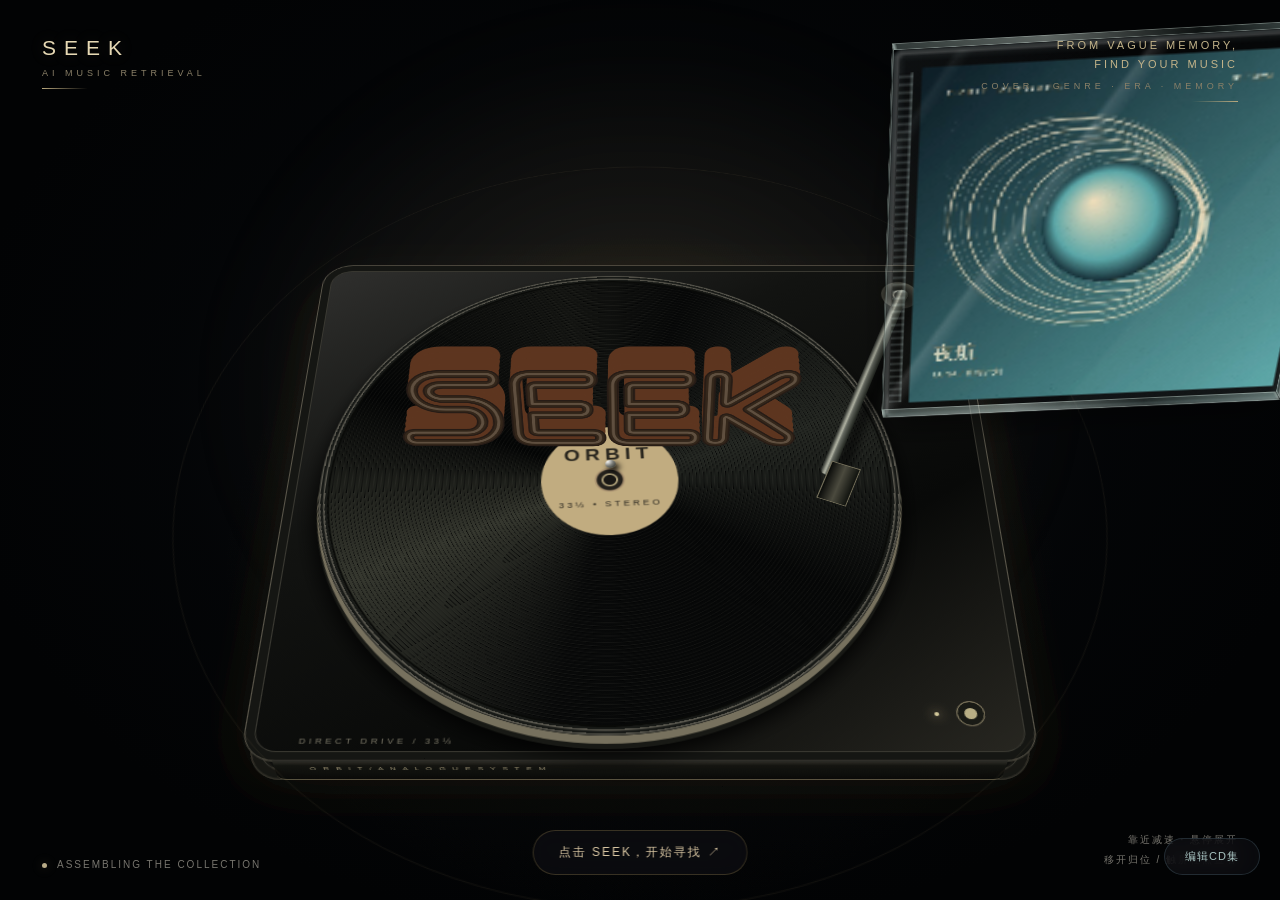
<file: index.html>
<!DOCTYPE html>
<html lang="zh-CN">
<head>
  <meta charset="utf-8">
  <meta name="viewport" content="width=device-width,initial-scale=1">
  <title>ORBIT — 浮游唱片档案</title>

  <!--
  ============================================================================
  SEEK 前端 · Seek 音乐检索（Vanilla HTML + CSS + ES Modules）
  ----------------------------------------------------------------------------
  本文件只负责「页面结构」。样式在 styles/，逻辑在 js/，配置在 config/。
  修改指引：
    · 改结构 / 增删 DOM       → 本文件
    · 改视觉                  → styles/ 下对应组件文件
    · 改搜索流程              → js/search/search-controller.js
    · 改后端协议 / 字段映射   → js/search/seek-api.js + candidate-mapper.js
    · 改演示数据              → js/demo/
    · 改接口地址 / 超时       → config/seek-config.js
  样式加载顺序即层叠顺序，不要随意调换（responsive.css 必须最后）。
  ============================================================================
  -->

  <link rel="stylesheet" href="./styles/base.css">
  <link rel="stylesheet" href="./styles/scene.css">
  <link rel="stylesheet" href="./styles/turntable.css">
  <link rel="stylesheet" href="./styles/neon.css">
  <link rel="stylesheet" href="./styles/library.css">
  <link rel="stylesheet" href="./styles/search.css">
  <link rel="stylesheet" href="./styles/search-states.css">
  <link rel="stylesheet" href="./styles/cd-case.css">
  <link rel="stylesheet" href="./styles/responsive.css">
</head>
<body>
<!-- ============================================================================ -->
  	<!-- 界面骨架 · 角标 / 标题 / 视距工具 -->
  	<!-- ============================================================================ -->
  	<div class="corner corner-tl" aria-hidden="true">
  		<div class="corner-brand">SEEK
  		</div>
  		<div class="corner-tag">AI MUSIC RETRIEVAL
  		</div>
  	</div>
  	<div class="corner corner-tr" aria-hidden="true">
  		<div class="corner-line">FROM VAGUE MEMORY,
  			<br>FIND YOUR MUSIC
  		</div>
  		<div class="corner-tag">COVER · GENRE · ERA · MEMORY
  		</div>
  	</div>
  	<div class="atmosphere" aria-hidden="true">
  		<canvas id="deepsky">
  		</canvas>
  		<div id="stardust">
  		</div>
  	</div>
  	<header>
  		<div class="eyebrow">THE LISTENING ROOM
  		</div>
  		<h1>ORBIT / 01
  		</h1>
  		<p>一张唱片，一段悬浮的记忆。
  		</p>
  	</header>
  	<section class="about">
  		<div class="about-title">SEEK <b>·</b> <span class="seek-cn">寻音</span>
  		</div>
  		<div class="about-sub">用模糊的记忆，找回那首歌
  		</div>
  		<p class="about-desc">一款通过封面、曲风、年代等模糊印象找回音乐的 AI 工具。
  		</p>
  	</section>
  	<nav class="toolbar">
  		<label class="zoom-control">视距
  			<input id="zoom" type="range" min="90" max="135" value="135" aria-label="场景放大比例"><output id="zoom-value">135%</output>
  		</label>
  		<button id="replay">重播入场 ↗
  		</button>
  		<button id="pause" aria-pressed="false">暂停运动 Ⅱ
  		</button>
  	</nav>
  
  	<!-- ============================================================================ -->
  	<!-- 3D 场景 · 唱片机 / 星空 / 霓虹灯牌 -->
  	<!-- ============================================================================ -->
  	<main class="viewport" aria-label="3D 专辑收藏，使用 Tab 浏览专辑">
  		<div class="fit">
  			<div class="world">
  				<div class="floor">
  				</div>
  				<div class="orbit-line">
  				</div>
  				<div class="foot">
  				</div>
  				<div class="foot r">
  				</div>
  				<div class="deck layer">
  				</div>
  				<div class="deck layer">
  				</div>
  				<div class="deck layer">
  				</div>
  				<div class="side">
  				</div>
  				<div class="deck">
  					<div class="platter">
  						<div class="record">
  							<div class="label"><b>ORBIT</b>33⅓ • STEREO
  							</div>
  						</div>
  					</div>
  					<div class="spindle">
  					</div>
  					<div class="arm">
  					</div>
  					<div class="power">
  					</div>
  					<div class="speed">DIRECT DRIVE / 33⅓
  					</div>
  				</div>
  				<div id="albums" class="object">
  				</div>
  				<div class="neon" aria-hidden="true">
  					<div class="neon-aura">
  					</div>
  					<div class="neon-pool">
  					</div>
  					<div class="neon-spin">
  						<div class="neon-body" data-thickness-mm="30" data-model="extruded-acrylic-neon">
  							<div class="neon-model">
  								<div class="sign-plate plate-back">
  								</div>
  								<div class="sign-plate plate-front">
  								</div><i class="sign-rim" style="width:4.513px;transform:translate3d(646.000px,0.000px,0) rotateZ(5.625deg) rotateX(90deg)"></i><i class="sign-rim" style="width:4.513px;transform:translate3d(650.292px,0.423px,0) rotateZ(16.875deg) rotateX(90deg)"></i><i class="sign-rim" style="width:4.513px;transform:translate3d(654.419px,1.675px,0) rotateZ(28.125deg) rotateX(90deg)"></i><i class="sign-rim" style="width:4.513px;transform:translate3d(658.223px,3.708px,0) rotateZ(39.375deg) rotateX(90deg)"></i><i class="sign-rim" style="width:4.513px;transform:translate3d(661.556px,6.444px,0) rotateZ(50.625deg) rotateX(90deg)"></i><i class="sign-rim" style="width:4.513px;transform:translate3d(664.292px,9.777px,0) rotateZ(61.875deg) rotateX(90deg)"></i><i class="sign-rim" style="width:4.513px;transform:translate3d(666.325px,13.581px,0) rotateZ(73.125deg) rotateX(90deg)"></i><i class="sign-rim" style="width:4.513px;transform:translate3d(667.577px,17.708px,0) rotateZ(84.375deg) rotateX(90deg)"></i><i class="sign-rim" style="width:210.200px;transform:translate3d(668.000px,22.000px,0) rotateZ(90.000deg) rotateX(90deg)"></i><i class="sign-rim" style="width:4.513px;transform:translate3d(668.000px,232.000px,0) rotateZ(95.625deg) rotateX(90deg)"></i><i class="sign-rim" style="width:4.513px;transform:translate3d(667.577px,236.292px,0) rotateZ(106.875deg) rotateX(90deg)"></i><i class="sign-rim" style="width:4.513px;transform:translate3d(666.325px,240.419px,0) rotateZ(118.125deg) rotateX(90deg)"></i><i class="sign-rim" style="width:4.513px;transform:translate3d(664.292px,244.223px,0) rotateZ(129.375deg) rotateX(90deg)"></i><i class="sign-rim" style="width:4.513px;transform:translate3d(661.556px,247.556px,0) rotateZ(140.625deg) rotateX(90deg)"></i><i class="sign-rim" style="width:4.513px;transform:translate3d(658.223px,250.292px,0) rotateZ(151.875deg) rotateX(90deg)"></i><i class="sign-rim" style="width:4.513px;transform:translate3d(654.419px,252.325px,0) rotateZ(163.125deg) rotateX(90deg)"></i><i class="sign-rim" style="width:4.513px;transform:translate3d(650.292px,253.577px,0) rotateZ(174.375deg) rotateX(90deg)"></i><i class="sign-rim" style="width:624.200px;transform:translate3d(646.000px,254.000px,0) rotateZ(180.000deg) rotateX(90deg)"></i><i class="sign-rim" style="width:4.513px;transform:translate3d(22.000px,254.000px,0) rotateZ(-174.375deg) rotateX(90deg)"></i><i class="sign-rim" style="width:4.513px;transform:translate3d(17.708px,253.577px,0) rotateZ(-163.125deg) rotateX(90deg)"></i><i class="sign-rim" style="width:4.513px;transform:translate3d(13.581px,252.325px,0) rotateZ(-151.875deg) rotateX(90deg)"></i><i class="sign-rim" style="width:4.513px;transform:translate3d(9.777px,250.292px,0) rotateZ(-140.625deg) rotateX(90deg)"></i><i class="sign-rim" style="width:4.513px;transform:translate3d(6.444px,247.556px,0) rotateZ(-129.375deg) rotateX(90deg)"></i><i class="sign-rim" style="width:4.513px;transform:translate3d(3.708px,244.223px,0) rotateZ(-118.125deg) rotateX(90deg)"></i><i class="sign-rim" style="width:4.513px;transform:translate3d(1.675px,240.419px,0) rotateZ(-106.875deg) rotateX(90deg)"></i><i class="sign-rim" style="width:4.513px;transform:translate3d(0.423px,236.292px,0) rotateZ(-95.625deg) rotateX(90deg)"></i><i class="sign-rim" style="width:210.200px;transform:translate3d(0.000px,232.000px,0) rotateZ(-90.000deg) rotateX(90deg)"></i><i class="sign-rim" style="width:4.513px;transform:translate3d(0.000px,22.000px,0) rotateZ(-84.375deg) rotateX(90deg)"></i><i class="sign-rim" style="width:4.513px;transform:translate3d(0.423px,17.708px,0) rotateZ(-73.125deg) rotateX(90deg)"></i><i class="sign-rim" style="width:4.513px;transform:translate3d(1.675px,13.581px,0) rotateZ(-61.875deg) rotateX(90deg)"></i><i class="sign-rim" style="width:4.513px;transform:translate3d(3.708px,9.777px,0) rotateZ(-50.625deg) rotateX(90deg)"></i><i class="sign-rim" style="width:4.513px;transform:translate3d(6.444px,6.444px,0) rotateZ(-39.375deg) rotateX(90deg)"></i><i class="sign-rim" style="width:4.513px;transform:translate3d(9.777px,3.708px,0) rotateZ(-28.125deg) rotateX(90deg)"></i><i class="sign-rim" style="width:4.513px;transform:translate3d(13.581px,1.675px,0) rotateZ(-16.875deg) rotateX(90deg)"></i><i class="sign-rim" style="width:4.513px;transform:translate3d(17.708px,0.423px,0) rotateZ(-5.625deg) rotateX(90deg)"></i><i class="sign-rim" style="width:624.200px;transform:translate3d(22.000px,0.000px,0) rotateZ(0.000deg) rotateX(90deg)"></i>
  								<svg class="tube-volume" viewBox="0 0 1280 486" style="transform:translateZ(-14px)"> <path class="n-tube-wall" d="M325 110 H212 C106 110 106 247 212 247 H260 C319 247 319 340 260 340 H124 C97 340 97 381 124 381 H260 C375 381 375 206 260 206 H212 C162 206 162 151 212 151 H325 C350 151 350 110 325 110 Z"/> <path class="n-tube-wall" d="M569 110 H438 Q395 110 395 156 V337 Q395 382 438 382 H590 Q611 382 611 361 Q611 340 590 340 H448 Q437 340 437 329 V269 H556 Q580 269 580 247 Q580 225 556 225 H437 V165 Q437 152 451 152 H569 Q593 152 593 131 Q593 110 569 110 Z" data-letter="E1"/> <path class="n-tube-wall" d="M569 110 H438 Q395 110 395 156 V337 Q395 382 438 382 H590 Q611 382 611 361 Q611 340 590 340 H448 Q437 340 437 329 V269 H556 Q580 269 580 247 Q580 225 556 225 H437 V165 Q437 152 451 152 H569 Q593 152 593 131 Q593 110 569 110 Z" transform="translate(250 0)" data-letter="E2"/> <path class="n-tube-wall" d="M914 110 Q893 110 893 131 V361 Q893 382 914 382 Q935 382 935 361 V286 Q935 271 947 281 L1052 370 Q1066 382 1088 382 Q1109 382 1109 361 Q1109 351 1098 341 L995 246 L1098 151 Q1109 141 1109 131 Q1109 110 1088 110 Q1073 110 1061 121 L947 221 Q935 231 935 215 V131 Q935 110 914 110 Z" data-letter="K"/></svg>
  								<svg class="tube-volume" viewBox="0 0 1280 486" style="transform:translateZ(-7px)"> <path class="n-tube-wall" d="M325 110 H212 C106 110 106 247 212 247 H260 C319 247 319 340 260 340 H124 C97 340 97 381 124 381 H260 C375 381 375 206 260 206 H212 C162 206 162 151 212 151 H325 C350 151 350 110 325 110 Z"/> <path class="n-tube-wall" d="M569 110 H438 Q395 110 395 156 V337 Q395 382 438 382 H590 Q611 382 611 361 Q611 340 590 340 H448 Q437 340 437 329 V269 H556 Q580 269 580 247 Q580 225 556 225 H437 V165 Q437 152 451 152 H569 Q593 152 593 131 Q593 110 569 110 Z" data-letter="E1"/> <path class="n-tube-wall" d="M569 110 H438 Q395 110 395 156 V337 Q395 382 438 382 H590 Q611 382 611 361 Q611 340 590 340 H448 Q437 340 437 329 V269 H556 Q580 269 580 247 Q580 225 556 225 H437 V165 Q437 152 451 152 H569 Q593 152 593 131 Q593 110 569 110 Z" transform="translate(250 0)" data-letter="E2"/> <path class="n-tube-wall" d="M914 110 Q893 110 893 131 V361 Q893 382 914 382 Q935 382 935 361 V286 Q935 271 947 281 L1052 370 Q1066 382 1088 382 Q1109 382 1109 361 Q1109 351 1098 341 L995 246 L1098 151 Q1109 141 1109 131 Q1109 110 1088 110 Q1073 110 1061 121 L947 221 Q935 231 935 215 V131 Q935 110 914 110 Z" data-letter="K"/></svg>
  								<svg class="tube-volume" viewBox="0 0 1280 486" style="transform:translateZ(0px)"> <path class="n-tube-wall" d="M325 110 H212 C106 110 106 247 212 247 H260 C319 247 319 340 260 340 H124 C97 340 97 381 124 381 H260 C375 381 375 206 260 206 H212 C162 206 162 151 212 151 H325 C350 151 350 110 325 110 Z"/> <path class="n-tube-wall" d="M569 110 H438 Q395 110 395 156 V337 Q395 382 438 382 H590 Q611 382 611 361 Q611 340 590 340 H448 Q437 340 437 329 V269 H556 Q580 269 580 247 Q580 225 556 225 H437 V165 Q437 152 451 152 H569 Q593 152 593 131 Q593 110 569 110 Z" data-letter="E1"/> <path class="n-tube-wall" d="M569 110 H438 Q395 110 395 156 V337 Q395 382 438 382 H590 Q611 382 611 361 Q611 340 590 340 H448 Q437 340 437 329 V269 H556 Q580 269 580 247 Q580 225 556 225 H437 V165 Q437 152 451 152 H569 Q593 152 593 131 Q593 110 569 110 Z" transform="translate(250 0)" data-letter="E2"/> <path class="n-tube-wall" d="M914 110 Q893 110 893 131 V361 Q893 382 914 382 Q935 382 935 361 V286 Q935 271 947 281 L1052 370 Q1066 382 1088 382 Q1109 382 1109 361 Q1109 351 1098 341 L995 246 L1098 151 Q1109 141 1109 131 Q1109 110 1088 110 Q1073 110 1061 121 L947 221 Q935 231 935 215 V131 Q935 110 914 110 Z" data-letter="K"/></svg>
  								<svg class="tube-volume" viewBox="0 0 1280 486" style="transform:translateZ(7px)"> <path class="n-tube-wall" d="M325 110 H212 C106 110 106 247 212 247 H260 C319 247 319 340 260 340 H124 C97 340 97 381 124 381 H260 C375 381 375 206 260 206 H212 C162 206 162 151 212 151 H325 C350 151 350 110 325 110 Z"/> <path class="n-tube-wall" d="M569 110 H438 Q395 110 395 156 V337 Q395 382 438 382 H590 Q611 382 611 361 Q611 340 590 340 H448 Q437 340 437 329 V269 H556 Q580 269 580 247 Q580 225 556 225 H437 V165 Q437 152 451 152 H569 Q593 152 593 131 Q593 110 569 110 Z" data-letter="E1"/> <path class="n-tube-wall" d="M569 110 H438 Q395 110 395 156 V337 Q395 382 438 382 H590 Q611 382 611 361 Q611 340 590 340 H448 Q437 340 437 329 V269 H556 Q580 269 580 247 Q580 225 556 225 H437 V165 Q437 152 451 152 H569 Q593 152 593 131 Q593 110 569 110 Z" transform="translate(250 0)" data-letter="E2"/> <path class="n-tube-wall" d="M914 110 Q893 110 893 131 V361 Q893 382 914 382 Q935 382 935 361 V286 Q935 271 947 281 L1052 370 Q1066 382 1088 382 Q1109 382 1109 361 Q1109 351 1098 341 L995 246 L1098 151 Q1109 141 1109 131 Q1109 110 1088 110 Q1073 110 1061 121 L947 221 Q935 231 935 215 V131 Q935 110 914 110 Z" data-letter="K"/></svg>
  								<svg class="tube-volume" viewBox="0 0 1280 486" style="transform:translateZ(14px)"> <path class="n-tube-wall" d="M325 110 H212 C106 110 106 247 212 247 H260 C319 247 319 340 260 340 H124 C97 340 97 381 124 381 H260 C375 381 375 206 260 206 H212 C162 206 162 151 212 151 H325 C350 151 350 110 325 110 Z"/> <path class="n-tube-wall" d="M569 110 H438 Q395 110 395 156 V337 Q395 382 438 382 H590 Q611 382 611 361 Q611 340 590 340 H448 Q437 340 437 329 V269 H556 Q580 269 580 247 Q580 225 556 225 H437 V165 Q437 152 451 152 H569 Q593 152 593 131 Q593 110 569 110 Z" data-letter="E1"/> <path class="n-tube-wall" d="M569 110 H438 Q395 110 395 156 V337 Q395 382 438 382 H590 Q611 382 611 361 Q611 340 590 340 H448 Q437 340 437 329 V269 H556 Q580 269 580 247 Q580 225 556 225 H437 V165 Q437 152 451 152 H569 Q593 152 593 131 Q593 110 569 110 Z" transform="translate(250 0)" data-letter="E2"/> <path class="n-tube-wall" d="M914 110 Q893 110 893 131 V361 Q893 382 914 382 Q935 382 935 361 V286 Q935 271 947 281 L1052 370 Q1066 382 1088 382 Q1109 382 1109 361 Q1109 351 1098 341 L995 246 L1098 151 Q1109 141 1109 131 Q1109 110 1088 110 Q1073 110 1061 121 L947 221 Q935 231 935 215 V131 Q935 110 914 110 Z" data-letter="K"/></svg>
  								<div class="neon-face nf-front">
  									<svg class="neon-svg" viewBox="0 0 1280 486" xmlns="http://www.w3.org/2000/svg" aria-label="SEEK 霓虹灯牌"> <path class="n-tube-shadow" d="M325 110 H212 C106 110 106 247 212 247 H260 C319 247 319 340 260 340 H124 C97 340 97 381 124 381 H260 C375 381 375 206 260 206 H212 C162 206 162 151 212 151 H325 C350 151 350 110 325 110 Z"/> <path class="n-tube-shadow" d="M569 110 H438 Q395 110 395 156 V337 Q395 382 438 382 H590 Q611 382 611 361 Q611 340 590 340 H448 Q437 340 437 329 V269 H556 Q580 269 580 247 Q580 225 556 225 H437 V165 Q437 152 451 152 H569 Q593 152 593 131 Q593 110 569 110 Z" data-letter="E1"/> <path class="n-tube-shadow" d="M569 110 H438 Q395 110 395 156 V337 Q395 382 438 382 H590 Q611 382 611 361 Q611 340 590 340 H448 Q437 340 437 329 V269 H556 Q580 269 580 247 Q580 225 556 225 H437 V165 Q437 152 451 152 H569 Q593 152 593 131 Q593 110 569 110 Z" transform="translate(250 0)" data-letter="E2"/> <path class="n-tube-shadow" d="M914 110 Q893 110 893 131 V361 Q893 382 914 382 Q935 382 935 361 V286 Q935 271 947 281 L1052 370 Q1066 382 1088 382 Q1109 382 1109 361 Q1109 351 1098 341 L995 246 L1098 151 Q1109 141 1109 131 Q1109 110 1088 110 Q1073 110 1061 121 L947 221 Q935 231 935 215 V131 Q935 110 914 110 Z" data-letter="K"/> <path class="n-halo" d="M325 110 H212 C106 110 106 247 212 247 H260 C319 247 319 340 260 340 H124 C97 340 97 381 124 381 H260 C375 381 375 206 260 206 H212 C162 206 162 151 212 151 H325 C350 151 350 110 325 110 Z"/> <path class="n-halo" d="M569 110 H438 Q395 110 395 156 V337 Q395 382 438 382 H590 Q611 382 611 361 Q611 340 590 340 H448 Q437 340 437 329 V269 H556 Q580 269 580 247 Q580 225 556 225 H437 V165 Q437 152 451 152 H569 Q593 152 593 131 Q593 110 569 110 Z" data-letter="E1"/> <path class="n-halo" d="M569 110 H438 Q395 110 395 156 V337 Q395 382 438 382 H590 Q611 382 611 361 Q611 340 590 340 H448 Q437 340 437 329 V269 H556 Q580 269 580 247 Q580 225 556 225 H437 V165 Q437 152 451 152 H569 Q593 152 593 131 Q593 110 569 110 Z" transform="translate(250 0)" data-letter="E2"/> <path class="n-halo" d="M914 110 Q893 110 893 131 V361 Q893 382 914 382 Q935 382 935 361 V286 Q935 271 947 281 L1052 370 Q1066 382 1088 382 Q1109 382 1109 361 Q1109 351 1098 341 L995 246 L1098 151 Q1109 141 1109 131 Q1109 110 1088 110 Q1073 110 1061 121 L947 221 Q935 231 935 215 V131 Q935 110 914 110 Z" data-letter="K"/> <path class="n-glow" d="M325 110 H212 C106 110 106 247 212 247 H260 C319 247 319 340 260 340 H124 C97 340 97 381 124 381 H260 C375 381 375 206 260 206 H212 C162 206 162 151 212 151 H325 C350 151 350 110 325 110 Z"/> <path class="n-glow" d="M569 110 H438 Q395 110 395 156 V337 Q395 382 438 382 H590 Q611 382 611 361 Q611 340 590 340 H448 Q437 340 437 329 V269 H556 Q580 269 580 247 Q580 225 556 225 H437 V165 Q437 152 451 152 H569 Q593 152 593 131 Q593 110 569 110 Z" data-letter="E1"/> <path class="n-glow" d="M569 110 H438 Q395 110 395 156 V337 Q395 382 438 382 H590 Q611 382 611 361 Q611 340 590 340 H448 Q437 340 437 329 V269 H556 Q580 269 580 247 Q580 225 556 225 H437 V165 Q437 152 451 152 H569 Q593 152 593 131 Q593 110 569 110 Z" transform="translate(250 0)" data-letter="E2"/> <path class="n-glow" d="M914 110 Q893 110 893 131 V361 Q893 382 914 382 Q935 382 935 361 V286 Q935 271 947 281 L1052 370 Q1066 382 1088 382 Q1109 382 1109 361 Q1109 351 1098 341 L995 246 L1098 151 Q1109 141 1109 131 Q1109 110 1088 110 Q1073 110 1061 121 L947 221 Q935 231 935 215 V131 Q935 110 914 110 Z" data-letter="K"/> <path class="n-core" d="M325 110 H212 C106 110 106 247 212 247 H260 C319 247 319 340 260 340 H124 C97 340 97 381 124 381 H260 C375 381 375 206 260 206 H212 C162 206 162 151 212 151 H325 C350 151 350 110 325 110 Z"/> <path class="n-core" d="M569 110 H438 Q395 110 395 156 V337 Q395 382 438 382 H590 Q611 382 611 361 Q611 340 590 340 H448 Q437 340 437 329 V269 H556 Q580 269 580 247 Q580 225 556 225 H437 V165 Q437 152 451 152 H569 Q593 152 593 131 Q593 110 569 110 Z" data-letter="E1"/> <path class="n-core" d="M569 110 H438 Q395 110 395 156 V337 Q395 382 438 382 H590 Q611 382 611 361 Q611 340 590 340 H448 Q437 340 437 329 V269 H556 Q580 269 580 247 Q580 225 556 225 H437 V165 Q437 152 451 152 H569 Q593 152 593 131 Q593 110 569 110 Z" transform="translate(250 0)" data-letter="E2"/> <path class="n-core" d="M914 110 Q893 110 893 131 V361 Q893 382 914 382 Q935 382 935 361 V286 Q935 271 947 281 L1052 370 Q1066 382 1088 382 Q1109 382 1109 361 Q1109 351 1098 341 L995 246 L1098 151 Q1109 141 1109 131 Q1109 110 1088 110 Q1073 110 1061 121 L947 221 Q935 231 935 215 V131 Q935 110 914 110 Z" data-letter="K"/> <g fill="#b6a38a" fill-opacity=".22" stroke="#a08d76" stroke-opacity=".32" stroke-width="2"> <rect x="308" y="97" width="12" height="64" rx="4"/> <rect x="126" y="178" width="13" height="56" rx="4"/> <rect x="232" y="333" width="14" height="57" rx="4"/> <rect x="396" y="198" width="53" height="12" rx="4"/> <rect x="560" y="334" width="13" height="57" rx="4"/> <rect x="800" y="103" width="14" height="57" rx="4"/> <rect x="645" y="198" width="53" height="12" rx="4"/> <rect x="1067" y="97" width="13" height="49" rx="4" transform="rotate(43 1073 122)"/> </g></svg>
  								</div>
  								<div class="neon-face nf-back">
  									<svg class="neon-svg" viewBox="0 0 1280 486" xmlns="http://www.w3.org/2000/svg" aria-label="SEEK 霓虹灯牌"> <path class="n-tube-shadow" d="M325 110 H212 C106 110 106 247 212 247 H260 C319 247 319 340 260 340 H124 C97 340 97 381 124 381 H260 C375 381 375 206 260 206 H212 C162 206 162 151 212 151 H325 C350 151 350 110 325 110 Z"/> <path class="n-tube-shadow" d="M569 110 H438 Q395 110 395 156 V337 Q395 382 438 382 H590 Q611 382 611 361 Q611 340 590 340 H448 Q437 340 437 329 V269 H556 Q580 269 580 247 Q580 225 556 225 H437 V165 Q437 152 451 152 H569 Q593 152 593 131 Q593 110 569 110 Z" data-letter="E1"/> <path class="n-tube-shadow" d="M569 110 H438 Q395 110 395 156 V337 Q395 382 438 382 H590 Q611 382 611 361 Q611 340 590 340 H448 Q437 340 437 329 V269 H556 Q580 269 580 247 Q580 225 556 225 H437 V165 Q437 152 451 152 H569 Q593 152 593 131 Q593 110 569 110 Z" transform="translate(250 0)" data-letter="E2"/> <path class="n-tube-shadow" d="M914 110 Q893 110 893 131 V361 Q893 382 914 382 Q935 382 935 361 V286 Q935 271 947 281 L1052 370 Q1066 382 1088 382 Q1109 382 1109 361 Q1109 351 1098 341 L995 246 L1098 151 Q1109 141 1109 131 Q1109 110 1088 110 Q1073 110 1061 121 L947 221 Q935 231 935 215 V131 Q935 110 914 110 Z" data-letter="K"/> <path class="n-halo" d="M325 110 H212 C106 110 106 247 212 247 H260 C319 247 319 340 260 340 H124 C97 340 97 381 124 381 H260 C375 381 375 206 260 206 H212 C162 206 162 151 212 151 H325 C350 151 350 110 325 110 Z"/> <path class="n-halo" d="M569 110 H438 Q395 110 395 156 V337 Q395 382 438 382 H590 Q611 382 611 361 Q611 340 590 340 H448 Q437 340 437 329 V269 H556 Q580 269 580 247 Q580 225 556 225 H437 V165 Q437 152 451 152 H569 Q593 152 593 131 Q593 110 569 110 Z" data-letter="E1"/> <path class="n-halo" d="M569 110 H438 Q395 110 395 156 V337 Q395 382 438 382 H590 Q611 382 611 361 Q611 340 590 340 H448 Q437 340 437 329 V269 H556 Q580 269 580 247 Q580 225 556 225 H437 V165 Q437 152 451 152 H569 Q593 152 593 131 Q593 110 569 110 Z" transform="translate(250 0)" data-letter="E2"/> <path class="n-halo" d="M914 110 Q893 110 893 131 V361 Q893 382 914 382 Q935 382 935 361 V286 Q935 271 947 281 L1052 370 Q1066 382 1088 382 Q1109 382 1109 361 Q1109 351 1098 341 L995 246 L1098 151 Q1109 141 1109 131 Q1109 110 1088 110 Q1073 110 1061 121 L947 221 Q935 231 935 215 V131 Q935 110 914 110 Z" data-letter="K"/> <path class="n-glow" d="M325 110 H212 C106 110 106 247 212 247 H260 C319 247 319 340 260 340 H124 C97 340 97 381 124 381 H260 C375 381 375 206 260 206 H212 C162 206 162 151 212 151 H325 C350 151 350 110 325 110 Z"/> <path class="n-glow" d="M569 110 H438 Q395 110 395 156 V337 Q395 382 438 382 H590 Q611 382 611 361 Q611 340 590 340 H448 Q437 340 437 329 V269 H556 Q580 269 580 247 Q580 225 556 225 H437 V165 Q437 152 451 152 H569 Q593 152 593 131 Q593 110 569 110 Z" data-letter="E1"/> <path class="n-glow" d="M569 110 H438 Q395 110 395 156 V337 Q395 382 438 382 H590 Q611 382 611 361 Q611 340 590 340 H448 Q437 340 437 329 V269 H556 Q580 269 580 247 Q580 225 556 225 H437 V165 Q437 152 451 152 H569 Q593 152 593 131 Q593 110 569 110 Z" transform="translate(250 0)" data-letter="E2"/> <path class="n-glow" d="M914 110 Q893 110 893 131 V361 Q893 382 914 382 Q935 382 935 361 V286 Q935 271 947 281 L1052 370 Q1066 382 1088 382 Q1109 382 1109 361 Q1109 351 1098 341 L995 246 L1098 151 Q1109 141 1109 131 Q1109 110 1088 110 Q1073 110 1061 121 L947 221 Q935 231 935 215 V131 Q935 110 914 110 Z" data-letter="K"/> <path class="n-core" d="M325 110 H212 C106 110 106 247 212 247 H260 C319 247 319 340 260 340 H124 C97 340 97 381 124 381 H260 C375 381 375 206 260 206 H212 C162 206 162 151 212 151 H325 C350 151 350 110 325 110 Z"/> <path class="n-core" d="M569 110 H438 Q395 110 395 156 V337 Q395 382 438 382 H590 Q611 382 611 361 Q611 340 590 340 H448 Q437 340 437 329 V269 H556 Q580 269 580 247 Q580 225 556 225 H437 V165 Q437 152 451 152 H569 Q593 152 593 131 Q593 110 569 110 Z" data-letter="E1"/> <path class="n-core" d="M569 110 H438 Q395 110 395 156 V337 Q395 382 438 382 H590 Q611 382 611 361 Q611 340 590 340 H448 Q437 340 437 329 V269 H556 Q580 269 580 247 Q580 225 556 225 H437 V165 Q437 152 451 152 H569 Q593 152 593 131 Q593 110 569 110 Z" transform="translate(250 0)" data-letter="E2"/> <path class="n-core" d="M914 110 Q893 110 893 131 V361 Q893 382 914 382 Q935 382 935 361 V286 Q935 271 947 281 L1052 370 Q1066 382 1088 382 Q1109 382 1109 361 Q1109 351 1098 341 L995 246 L1098 151 Q1109 141 1109 131 Q1109 110 1088 110 Q1073 110 1061 121 L947 221 Q935 231 935 215 V131 Q935 110 914 110 Z" data-letter="K"/> <g fill="#b6a38a" fill-opacity=".22" stroke="#a08d76" stroke-opacity=".32" stroke-width="2"> <rect x="308" y="97" width="12" height="64" rx="4"/> <rect x="126" y="178" width="13" height="56" rx="4"/> <rect x="232" y="333" width="14" height="57" rx="4"/> <rect x="396" y="198" width="53" height="12" rx="4"/> <rect x="560" y="334" width="13" height="57" rx="4"/> <rect x="800" y="103" width="14" height="57" rx="4"/> <rect x="645" y="198" width="53" height="12" rx="4"/> <rect x="1067" y="97" width="13" height="49" rx="4" transform="rotate(43 1073 122)"/> </g></svg>
  								</div><i class="sign-fastener" style="left:11px;top:14px"></i><i class="sign-fastener" style="left:647px;top:14px"></i><i class="sign-fastener" style="left:11px;top:232px"></i><i class="sign-fastener" style="left:647px;top:232px"></i>
  							</div>
  						</div>
  					</div>
  				</div>
  			</div>
  		</div>
  	</main>
  	<section class="info" aria-live="polite"><small id="meta"></small>
  		<h2 id="title">
  		</h2>
  		<p id="artist">
  		</p>
  	</section>
  	<footer class="hud">
  		<div><span class="dot"></span><span id="status">ASSEMBLING THE COLLECTION</span>
  		</div>
  		<div class="hint">靠近减速 · 悬停展开
  			<br>移开归位 / 触屏轻点查看
  		</div>
  	</footer>
  	<div id="progress">
  	</div>
  <!-- ============================================================================ -->
  <!-- 首页按钮 · 进入搜索 / 编辑CD集 -->
  <!-- ============================================================================ -->
  <button class="orbit-entry" data-testid="launch-search" id="orbit-search">点击 SEEK，开始寻找 ↗</button>
  <button class="orbit-entry secondary" data-testid="open-cd-editor" id="custom-entry">编辑CD集</button>
  
  <!-- ============================================================================ -->
  <!-- 编辑界面 · 编辑CD集 + 单张唱片弹窗 -->
  <!-- ============================================================================ -->
  <section class="cd-editor" id="cd-editor" hidden>
   <header class="cd-editor-head"><h2>编辑CD集</h2></header>
   <p class="cd-editor-hint">按住封面拖动排序</p>
   <div class="cd-grid" data-testid="cd-grid" id="cd-grid"></div>
   <footer class="cd-editor-foot"><button class="cd-glass-btn primary" data-testid="cd-add" id="cd-add">＋ 添加唱片</button><button class="cd-glass-btn" data-testid="close-cd-editor" id="cd-done">完成</button></footer>
  </section>
  <div class="cd-modal-backdrop" data-testid="cd-modal" id="cd-modal" hidden>
   <div class="cd-modal-card" role="dialog" aria-modal="true" aria-label="编辑唱片详情">
    <button class="cd-modal-close" id="cd-modal-close" aria-label="关闭">×</button>
    <h3 id="cd-modal-title">编辑唱片</h3>
    <label for="cd-f-title">专辑名</label><input id="cd-f-title" type="text" maxlength="120">
    <label for="cd-f-artist">艺人 / 乐队</label><input id="cd-f-artist" type="text" maxlength="120">
    <label for="cd-f-cover">封面图片地址（留空则自动生成）</label><input id="cd-f-cover" type="text" placeholder="https://…/cover.jpg 或 data:image/…">
    <label for="cd-f-year">年份</label><input id="cd-f-year" type="text" maxlength="12">
    <label for="cd-f-genre">曲风</label><input id="cd-f-genre" type="text" maxlength="60">
    <p id="cd-modal-notice" role="status"></p>
    <div class="state-actions"><button class="primary" id="cd-save">保存</button><button id="cd-delete">删除这张唱片</button></div>
   </div>
  </div>
  
  <!-- ============================================================================ -->
  <!-- 搜索界面 · 粒子画布 + 搜索层 -->
  <!-- ============================================================================ -->
  <canvas id="search-particles" aria-hidden="true"></canvas>
  <section class="search-overlay" id="search-overlay" role="dialog" aria-modal="true" aria-label="从记忆寻找音乐" data-state="ORBIT" hidden>
   <div class="compose-scrim" aria-hidden="true"></div>
   <header class="search-header">
    <aside class="memory-anchor" id="memory-anchor" hidden><small>YOUR MEMORY</small><p id="memory-text"></p><span class="memory-count" id="memory-count"></span><ol class="memory-additions" id="memory-additions" aria-label="补充的记忆" aria-live="polite" hidden></ol><button class="text-button" id="edit-memory">编辑</button></aside>
    <div class="search-header-actions"><button class="text-button" id="service-button">连接搜索服务</button><button data-testid="close-search" id="close-search" aria-label="关闭搜索，返回唱片机">返回唱片机 ×</button></div>
   </header>
   <form class="composer" id="query-composer" novalidate><h2 class="search-heading">你还记得什么？</h2><div class="glass-sheet"><label class="sr-only" for="query-input">描述你对歌曲或专辑的记忆</label><textarea data-testid="search-input" id="query-input" maxlength="2000" placeholder="日语歌，封面好像有很多黑色的鞋" required></textarea><button type="button" class="example-roller" data-testid="example-roller" id="example-roller" aria-label="示例描述，点击即可一键录入并开始寻找"><span class="example-roller-label">试试这些</span><span class="example-roller-text" id="example-roller-text">日语歌，封面好像有很多黑色的鞋</span><span class="example-roller-arrow">↗</span></button><div class="composer-footer"><small>记错也没关系。</small><button class="primary" data-testid="submit-search" id="submit-search" type="submit">开始寻找 →</button></div></div><p class="live-notice" id="composer-notice"></p></form>
   <div class="search-status" id="search-status" hidden><h2 class="search-heading"><span class="status-light"></span><span id="status-title">正在从这些记忆里寻找……</span></h2><p id="status-detail"></p></div>
   <section class="viewer" id="candidate-viewer" hidden>
    <div class="cover-stage" id="cover-stage"><button class="arrow" data-testid="previous-candidate" id="previous-candidate" aria-label="上一张候选"><svg viewBox="0 0 24 24" aria-hidden="true"><path d="M14.5 4.5 7 12l7.5 7.5" fill="none" stroke="currentColor" stroke-width="2.1" stroke-linecap="round" stroke-linejoin="round"/></svg></button><div class="cover-slot" id="cover-slot"><div class="cd-float"><div class="cd-turn"><div class="cd-case"><div class="cd-back"></div><div class="cd-edge cd-edge-l"></div><div class="cd-edge cd-edge-r"></div><div class="cd-edge cd-edge-t"></div><div class="cd-edge cd-edge-b"></div><img class="candidate-cover" data-testid="candidate-cover" id="candidate-cover" alt=""><div class="cd-frame"></div><div class="cd-glass"></div><div class="cd-hinge"></div></div></div></div><div class="cover-error" id="cover-error" hidden>封面暂时无法加载</div></div><button class="arrow" data-testid="next-candidate" id="next-candidate" aria-label="下一张候选"><svg viewBox="0 0 24 24" aria-hidden="true"><path d="M9.5 4.5 17 12l-7.5 7.5" fill="none" stroke="currentColor" stroke-width="2.1" stroke-linecap="round" stroke-linejoin="round"/></svg></button></div>
    <div class="candidate-copy"><h2 data-testid="candidate-title" id="candidate-title"></h2><p class="artist" id="candidate-artist"></p><p class="year-genre" id="candidate-meta"></p><div class="candidate-reasons" id="candidate-reasons"></div></div>
    <div class="candidate-actions" id="candidate-actions"><button class="primary" data-testid="accept-candidate" id="accept-candidate">就是它</button><button data-testid="reject-candidate" id="reject-candidate">不是这张</button><button id="reject-all">这些都不像</button><button data-testid="favorite-candidate" id="favorite-candidate" title="收藏到主页唱片机">★ 收藏</button></div>
    <div class="candidate-position" id="candidate-position"><span id="candidate-count"></span><button class="text-button" data-testid="show-overview" id="show-overview">查看全部候选</button></div>
    <section id="found-details" hidden><p class="found-meta" id="found-meta"></p><ol class="track-list" id="track-list"></ol><p class="live-notice" id="track-notice"></p><div class="state-actions"><button class="primary" id="found-song">找到那首歌了</button><button id="album-only">专辑对了，但歌曲还没找到</button><button id="favorite-found">★ 收藏到唱片机</button><button class="text-button" id="back-candidates">返回候选</button></div></section>
   </section>
   <section class="state-card" id="question-card" hidden><h2 class="search-heading" id="question-text"></h2><p id="question-note"></p><div class="question-choices" id="question-choices"><button data-answer="yes">有</button><button data-answer="no">没有</button><button data-answer="unknown">不确定</button></div></section>
   <section class="state-card" id="empty-card" hidden><h2 class="search-heading">这些记忆还没有拼出答案。</h2><p>也可能不是你记错了，而是我们还没有收录它。</p><div class="state-actions"><button id="empty-add" class="primary">再告诉我一点</button><button id="relax-query">放宽部分线索</button><button id="rewrite-query">重新描述</button></div></section>
   <section class="state-card" id="error-card" hidden><h2 class="search-heading" id="error-title"></h2><p id="error-message"></p><div class="state-actions"><button class="primary" data-testid="retry-search" id="retry-search">重试</button><button id="error-service">连接搜索服务</button><button id="error-edit">编辑记忆</button></div></section>
   <section class="overview" id="candidate-overview" hidden><div class="overview-title"><h2 class="search-heading">可能的唱片</h2><button id="close-overview">返回单张</button></div><div class="overview-grid" id="overview-grid"></div></section>
   <footer class="search-bottom" id="search-bottom" hidden><p class="live-notice" id="session-notice" role="status"></p><button class="text-button" id="add-memory">＋ 再补充一点记忆</button><form class="supplement" id="supplement-form" hidden><span class="supplement-hint">输入更多记忆</span><label for="supplement-input">还有什么细节？</label><div class="supplement-row"><input id="supplement-input" maxlength="500" autocomplete="off" required placeholder="我突然想起来，好像不是一双鞋，是很多双。"><button type="submit" class="primary">加入记忆 →</button></div></form></footer>
   <form class="settings" id="service-settings" hidden><h3>连接你的搜索服务</h3><label for="endpoint-input">搜索接口地址</label><input id="endpoint-input" type="url" placeholder="https://你的服务/search" required><p>此页面不会生成搜索候选。连接后，你提交的记忆将发送到这个地址，由服务返回专辑与解释。</p><p id="service-notice" role="status"></p><div class="state-actions"><button class="primary" type="submit">保存连接</button><button type="button" id="close-settings">取消</button></div></form>
   <div id="search-announcement" class="sr-only" role="status" aria-live="polite"></div>
  </section>
  
  <!-- ============================================================================ -->
  <!-- 灯光 · 搜索态光锥 -->
  <!-- ============================================================================ -->
  <div class="search-lamp" aria-hidden="true"></div>

  <!-- 唯一入口：ES Module。所有模块依赖都从这里开始装配 -->
  <script type="module" src="./js/main.js"></script>
</body>
</html>
</file>
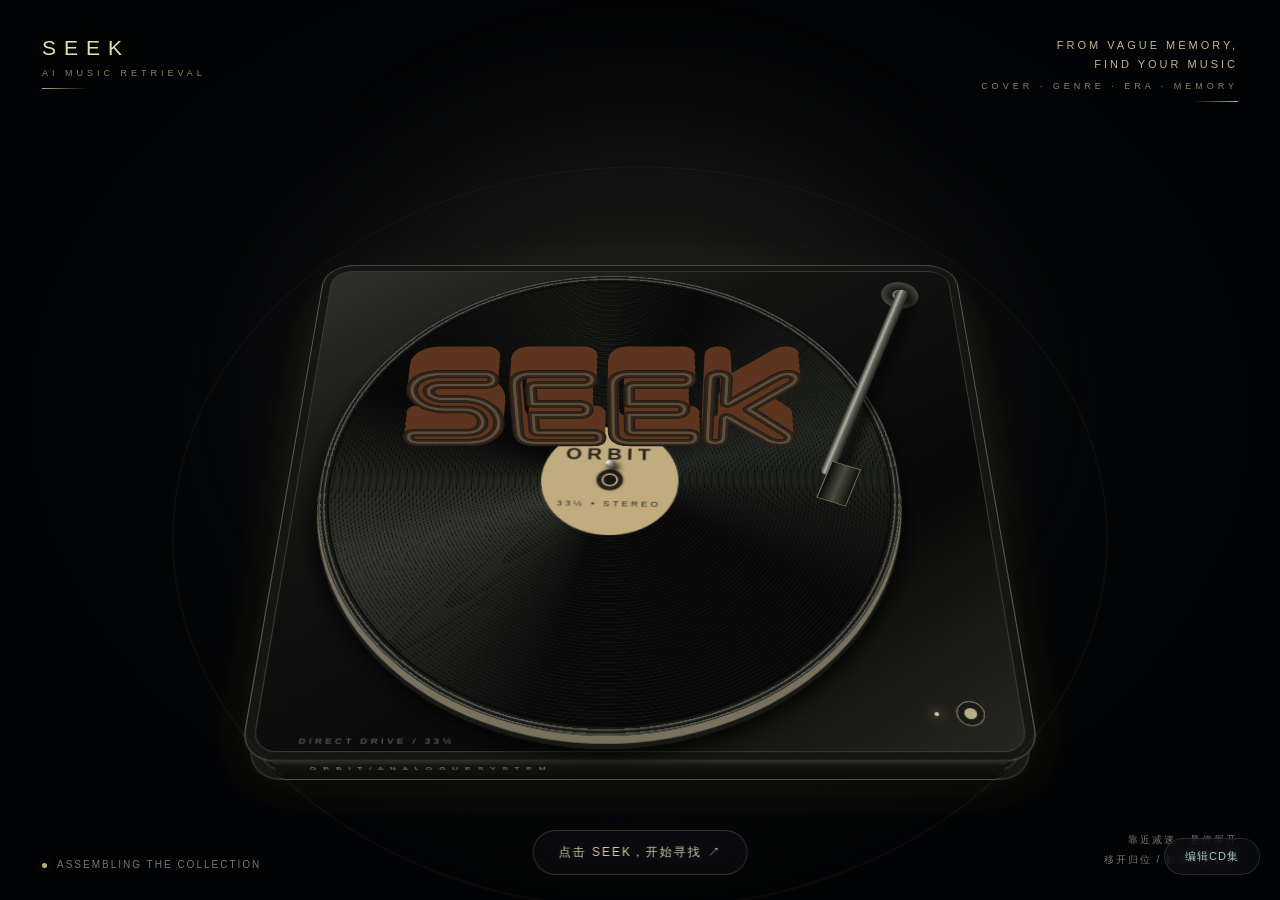
<file: standalone/seek-web.standalone.html>
<!--
  ============================================================================
  ⚠️  这是自动生成的文件，请勿直接修改！
  ----------------------------------------------------------------------------
  它是模块化源码的「单文件构建产物」：9 个 CSS 与 19 个 ES Module 全部内联，
  好处是可以双击直接打开（file:// 也能跑），方便查看、分享、离线演示。

  源码在哪里（只维护这些）：
      index.html          页面结构
      styles/*.css        样式（9 个文件）
      js/**/*.js          逻辑（ES Module）
      config/             环境配置

  改了源码之后重新生成本文件：
      node tools/build-standalone.mjs

  仓库里同时存在两套东西是刻意的：
      · 根目录 index.html + styles/ + js/          → 正式源码，用于开发与部署
      · standalone/seek-web.standalone.html        → 构建产物，用于双击查看与分享
  两者行为一致，但只有源码需要维护。
  ============================================================================
-->
<!DOCTYPE html>
<html lang="zh-CN">
<head>
  <meta charset="utf-8">
  <meta name="viewport" content="width=device-width,initial-scale=1">
  <title>ORBIT — 浮游唱片档案</title>

  <!--
  ============================================================================
  SEEK 前端 · Seek 音乐检索（Vanilla HTML + CSS + ES Modules）
  ----------------------------------------------------------------------------
  本文件只负责「页面结构」。样式在 styles/，逻辑在 js/，配置在 config/。
  修改指引：
    · 改结构 / 增删 DOM       → 本文件
    · 改视觉                  → styles/ 下对应组件文件
    · 改搜索流程              → js/search/search-controller.js
    · 改后端协议 / 字段映射   → js/search/seek-api.js + candidate-mapper.js
    · 改演示数据              → js/demo/
    · 改接口地址 / 超时       → config/seek-config.js
  样式加载顺序即层叠顺序，不要随意调换（responsive.css 必须最后）。
  ============================================================================
  -->

<style>
/* ===== styles/base.css ===== */
/* ==========================================================================
 * base.css · 基础层
 * --------------------------------------------------------------------------
 * 放：reset、html/body、button/input/textarea、排版、无障碍辅助类（.sr-only）、
 *     全局 CSS 变量与动效时长变量。
 * 不放：任何具体组件样式（场景 / 搜索 / 收藏各有自己的文件）。
 * ========================================================================== */

:root {
  /* 底色与文字 */
  --seek-bg: #020304;
  --seek-text: #ede4d1;
  --seek-muted: #9b9286;
  --seek-gold: #b8a77d;
  --seek-gold-soft: #d8b789;

  /* 圆角 */
  --seek-radius-sm: 8px;
  --seek-radius-md: 16px;
  --seek-radius-lg: 30px;

  /* 动效时长：普通 UI 交互只用 fast/normal，粒子 morph 才用 slow */
  --seek-fast: 180ms;
  --seek-normal: 320ms;
  --seek-slow: 620ms;
}

/* ========================================================================== */
/* 基础 · 重置与全局 */
/* ========================================================================== */
* {
  box-sizing: border-box;
}

html, body {
  margin: 0;
  width: 100%;
  height: 100%;
  overflow: hidden;
  background: #000;
  color: #eee;
  font-family: Arial, "Microsoft YaHei", sans-serif;
}

button {
  font: inherit;
  color: inherit;
  cursor: pointer;
}

header {
  position: fixed;
  z-index: 20;
  top: 36px;
  left: 42px;
  pointer-events: none;
}

.eyebrow {
  font-size: 10px;
  letter-spacing: 5px;
  color: #a99a7c;
}

h1 {
  font-weight: 400;
  font-size: 26px;
  letter-spacing: 9px;
  margin: 12px 0;
}

header p {
  font-size: 11px;
  letter-spacing: 2px;
  color: #676767;
}

.toolbar {
  position: fixed;
  right: 40px;
  top: 38px;
  z-index: 30;
  display: flex;
  gap: 10px;
}

.toolbar button {
  background: #0c0c0c;
  border: 1px solid #292724;
  border-radius: 30px;
  padding: 10px 16px;
  font-size: 11px;
  letter-spacing: 1px;
}

.toolbar button:hover, .toolbar button:focus-visible {
  border-color: #b7a77d;
  outline: none;
}

/* ========================================================================== */
/* 3D 场景 · 视口与世界 */
/* ========================================================================== */
.viewport {
  position: absolute;
  inset: 0;
  perspective: 1500px;
  perspective-origin: 50% 48%;
}

.sr-only {
  position: absolute;
  width: 1px;
  height: 1px;
  padding: 0;
  overflow: hidden;
  clip: rect(0, 0, 0, 0);
  white-space: nowrap;
}

/* ===== styles/scene.css ===== */
/* ==========================================================================
 * scene.css · 首页 3D 场景（视口 / 氛围 / 星空 / HUD）
 * --------------------------------------------------------------------------
 * 放：.viewport / .world / .fit、氛围层、深空画布、星尘与 twinkle 关键帧、
 *     角标与 HUD、首页两个入口按钮。
 * 唱片机本体在 turntable.css，SEEK 灯牌在 neon.css。
 * ========================================================================== */

.fit {
  position: absolute;
  left: 50%;
  top: 44%;
  transform-style: preserve-3d;
  transition: top 1.2s cubic-bezier(.4, 0, .2, 1);
}

.fit.down {
  top: 50%;
}

.world {
  transform: rotateX(-50deg);
  transform-style: preserve-3d;
  transition: transform 1.2s cubic-bezier(.4, 0, .2, 1);
}

.world.tilted {
  transform: rotateX(-32deg) scale(.926);
}

/* ========================================================================== */
/* 唱片机 · 构件与封面盒 */
/* ========================================================================== */
.object, .plane, .case, .face, .deck, .record, .arm {
  position: absolute;
  transform-style: preserve-3d;
}

body.lit #deepsky {
  opacity: 1;
}

#stardust {
  position: absolute;
  inset: 0;
  opacity: 0;
  transition: opacity 2.8s ease .2s;
}

#stardust i {
  position: absolute;
  border-radius: 50%;
  background: #d5d6c8;
  box-shadow: 0 0 7px #d2c6a350;
}

body.lit #stardust {
  opacity: 1;
}

/* ========================================================================== */
/* 动画 · keyframes */
/* ========================================================================== */
@keyframes twinkle {
  from {
    opacity: var(--o, .3);
  }
  to {
    opacity: calc(var(--o, .3) * .3);
  }
}

.zoom-control {
  display: flex;
  align-items: center;
  gap: 8px;
  font-size: 11px;
  color: #a9a398;
  padding: 0 8px;
}

.zoom-control input {
  width: 70px;
  accent-color: #b8a77d;
}

.zoom-control output {
  width: 32px;
  font-variant-numeric: tabular-nums;
}

.about {
  position: fixed;
  left: 50%;
  top: 34px;
  transform: translate(-50%, 48px);
  z-index: 18;
  width: min(700px, 88vw);
  text-align: center;
  opacity: 0;
  transition: opacity 1.2s ease .15s, transform 1.2s cubic-bezier(.22, .61, .36, 1) .15s;
  pointer-events: none;
}

.about.show {
  opacity: 1;
  transform: translate(-50%, 0);
}

.about-title {
  font-size: 52px;
  letter-spacing: 8px;
  font-weight: 400;
  color: #efe4c8;
  text-shadow: 0 2px 20px #000c;
}

.about-title b {
  color: #b8a77d;
  font-weight: 400;
}

.about-sub {
  font-size: 15px;
  letter-spacing: 4px;
  color: #b3a67f;
  margin: 10px 0 16px;
}

.about-desc {
  font-size: 14px;
  line-height: 2;
  letter-spacing: 1px;
  color: #cfc8b6;
  max-width: 620px;
  margin: 0 auto;
}

.about-meta {
  font-size: 10px;
  letter-spacing: 2px;
  color: #8a8068;
  margin-top: 16px;
}

header, .toolbar, .hud, #progress {
  display: none;
}

/* ========================================================================== */
/* 界面骨架 · 角标 / HUD / 进度 */
/* ========================================================================== */
.corner {
  position: fixed;
  top: 36px;
  z-index: 16;
  pointer-events: none;
  color: #c9ba8e;
}

.corner-tl {
  left: 42px;
  text-align: left;
}

.corner-tr {
  right: 42px;
  text-align: right;
}

.corner-brand {
  font-size: 21px;
  letter-spacing: 8px;
  color: #e7d9b4;
  text-shadow: 0 0 18px #b8a77d33;
}

.corner-tag {
  font-size: 9px;
  letter-spacing: 4px;
  color: #8a8068;
  margin-top: 8px;
}

.corner-line {
  font-size: 11px;
  letter-spacing: 3px;
  color: #c3b48a;
  line-height: 1.7;
}

.corner:after {
  content: '';
  display: block;
  width: 46px;
  height: 1px;
  background: linear-gradient(90deg, #b8a77d, transparent);
  margin-top: 10px;
}

.corner-tr:after {
  margin-left: auto;
  background: linear-gradient(270deg, #b8a77d, transparent);
}

.orbit-entry:hover {
  border-color: #d8b789;
}

.search-active .orbit-entry {
  display: none;
}

.orbit-entry.secondary {
  left: auto;
  right: 20px;
  transform: none;
  bottom: 25px;
  padding: 10px 20px;
  font-size: 11px;
  border-color: #5d7b8a4a;
  color: #a9c4c2;
  letter-spacing: 1px;
}

.orbit-entry.secondary:hover {
  border-color: #8fb7bf;
}

/* ===== styles/turntable.css ===== */
/* ==========================================================================
 * turntable.css · 3D 唱片机与环绕唱片
 * --------------------------------------------------------------------------
 * 放：唱盘 / 唱片 / 唱臂、封面盒（.case / .face / .back / .edge / .glass /
 *     .hinge）、环绕轨道几何、hover 与选中态。
 * 说明：这是首页最大的三维构件，单独成文件后 scene.css 只留视口与氛围。
 * ========================================================================== */

.plane {
  left: 0;
  top: 0;
}

.deck {
  width: 680px;
  height: 600px;
  left: -340px;
  top: -300px;
  border-radius: 30px;
  background: linear-gradient(145deg, #30302e, #121311 35%, #080908 70%, #292822);
  border: 1px solid #5b574b;
  box-shadow: inset 0 0 0 8px #151613, inset 0 0 0 9px #3a3932, 0 0 65px #b6964e0a;
  transform: translate3d(0, 128px, 0) rotateX(90deg);
}

.deck.layer {
  background: #0d0e0d;
  transform: translate3d(0, 160px, 0) rotateX(90deg);
  border-color: #33312a;
}

.deck.layer:nth-child(2) {
  transform: translate3d(0, 152px, 0) rotateX(90deg);
}

.deck.layer:nth-child(3) {
  transform: translate3d(0, 144px, 0) rotateX(90deg);
}

.side {
  position: absolute;
  left: -312px;
  top: 125px;
  width: 624px;
  height: 35px;
  background: linear-gradient(#33322c, #11120f 30%, #080908);
  border-bottom: 1px solid #6a6149;
  transform: translateZ(300px);
  border-radius: 0 0 8px 8px;
}

.side:after {
  content: 'O R B I T    /    A N A L O G U E   S Y S T E M';
  position: absolute;
  left: 30px;
  top: 12px;
  color: #9b9174;
  font-size: 7px;
  letter-spacing: 2px;
}

.platter {
  position: absolute;
  width: 556px;
  height: 556px;
  border-radius: 50%;
  left: 32px;
  top: 22px;
  background: repeating-radial-gradient(circle, #5a584f 0 1px, #181a17 2px 4px);
  box-shadow: 0 8px 0 #77715e, 0 13px 0 #181915, 0 18px 22px #000;
  transform: translateZ(7px);
}

.record {
  inset: 8px;
  border-radius: 50%;
  background: repeating-radial-gradient(circle at center, transparent 0 2px, #62615726 2.5px, #020303 3.5px), conic-gradient(from 20deg, #060707, #242722 15%, #050606 29%, #080909 48%, #36382f 63%, #030404 77%, #141512 92%, #060707);
  box-shadow: inset 0 0 0 2px #090a08;
}

.label {
  position: absolute;
  width: 132px;
  height: 132px;
  left: 50%;
  top: 50%;
  margin: -66px;
  border-radius: 50%;
  background: radial-gradient(circle, #191714 0 6%, #aea079 7% 8%, #24211c 9% 13%, #aa9270 14% 15%, #c1ac80 16% 100%);
  color: #28251d;
  text-align: center;
  padding-top: 23px;
  font-size: 9px;
  letter-spacing: 3px;
}

.label b {
  display: block;
  font-size: 20px;
  letter-spacing: 5px;
  margin-bottom: 43px;
}

.spindle {
  position: absolute;
  left: 306px;
  top: 294px;
  width: 10px;
  height: 10px;
  border-radius: 50%;
  background: radial-gradient(at 20% 20%, #fff, #7e807b 45%, #161813);
  transform: translateZ(30px);
  box-shadow: 3px 4px 6px #000;
}

.arm {
  right: 45px;
  top: 48px;
  width: 48px;
  height: 48px;
  background: radial-gradient(circle, #31312c 15%, #989789 19%, #161713 24%, #44443b 55%, #10110e 58%);
  border-radius: 50%;
  transform: translateZ(28px);
}

.arm:before {
  content: '';
  position: absolute;
  left: 20px;
  top: 16px;
  width: 12px;
  height: 265px;
  background: linear-gradient(90deg, #292c28, #b7b9a9 35%, #676b62 50%, #21251f);
  transform-origin: 50% 8px;
  transform: rotate(22deg);
  border-radius: 7px;
  box-shadow: 12px 7px 8px #0009;
}

.arm:after {
  content: '';
  position: absolute;
  left: -73px;
  top: 249px;
  width: 27px;
  height: 46px;
  background: linear-gradient(90deg, #0a0b09, #4b4a3e, #10120e);
  transform: rotate(22deg);
  border: 1px solid #77725c;
}

.power {
  position: absolute;
  right: 40px;
  bottom: 33px;
  width: 25px;
  height: 25px;
  border: 1px solid #756d57;
  border-radius: 50%;
  box-shadow: inset 0 0 0 6px #191a15;
  background: #b8ae85;
}

.power:after {
  content: '';
  position: absolute;
  width: 4px;
  height: 4px;
  border-radius: 50%;
  background: #d3c89a;
  box-shadow: 0 0 10px #dcc591;
  top: 10px;
  left: -20px;
}

.speed {
  position: absolute;
  left: 47px;
  bottom: 13px;
  font-size: 8px;
  letter-spacing: 3px;
  color: #7b7767;
}

.foot {
  width: 62px;
  height: 32px;
  position: absolute;
  background: linear-gradient(#33332c, #080908);
  border-radius: 10px;
  top: 153px;
  transform: translate3d(-260px, 0, 242px);
}

.foot.r {
  transform: translate3d(204px, 0, 242px);
}

.case {
  width: 156px;
  height: 156px;
  left: -78px;
  top: -78px;
  cursor: pointer;
  outline: none;
}

.face {
  inset: 0;
  border-radius: 3px;
  border: 1px solid #d9e9e52e;
  background: linear-gradient(120deg, #d9eeea0d, #ffffff02 35%, #b5d5d30c);
  box-shadow: inset 1px 1px 1px #ffffff35, inset -1px -1px 1px #9fbab633, 0 8px 15px #0006;
  transform: translateZ(5px);
  backface-visibility: hidden;
  overflow: hidden;
}

.art {
  position: absolute;
  width: 142px;
  height: 142px;
  left: 9px;
  top: 6px;
  object-fit: cover;
  border-radius: 1px;
  filter: saturate(.84);
}

.glass {
  position: absolute;
  inset: 0;
  background: linear-gradient(121deg, transparent 8%, #d7e9e910 9%, transparent 11%, transparent 35%, #fff2 36%, #fff0 39%, transparent 65%, #c1dbd70b 66%);
  box-shadow: inset 0 0 0 3px #a0c4c407;
  transform: translateZ(8px);
  pointer-events: none;
}

.back {
  inset: 0;
  position: absolute;
  border: 1px solid #a6c4be42;
  transform: translateZ(-5px) rotateY(180deg);
  backface-visibility: hidden;
  background: #141a19ba;
  border-radius: 3px;
}

.edge {
  position: absolute;
  width: 10px;
  height: 156px;
  left: 0;
  top: 0;
  transform: translateX(-5px) rotateY(90deg);
  background: linear-gradient(90deg, #76898466, #ecfff566, #19221f77, #b9dcd56e);
  border: 1px solid #d7e6df66;
}

.edge.right {
  left: 156px;
}

.edge.top {
  width: 156px;
  height: 10px;
  left: 0;
  transform: translateY(-5px) rotateX(90deg);
}

.edge.bottom {
  width: 156px;
  height: 10px;
  left: 0;
  top: 156px;
  transform: translateY(-5px) rotateX(90deg);
}

.hinge {
  position: absolute;
  left: 2px;
  top: 8px;
  width: 5px;
  height: 140px;
  background: repeating-linear-gradient(0deg, #d8ecea26 0 1px, #0002 1px 3px);
  transform: translateZ(7px);
  border-right: 1px solid #b6cfcb44;
}

.case:focus-visible .face {
  border-color: #dfc78b;
}

.floor {
  position: absolute;
  width: 920px;
  height: 920px;
  left: -460px;
  top: -460px;
  border-radius: 50%;
  background: radial-gradient(ellipse, #9682560b, transparent 65%);
  transform: translateY(180px) rotateX(90deg);
  pointer-events: none;
}

.orbit-line {
  position: absolute;
  width: 880px;
  height: 880px;
  left: -440px;
  top: -440px;
  border-radius: 50%;
  border: 1px solid #b8a47716;
  transform: translateY(110px) rotateX(90deg);
  pointer-events: none;
}

.hud {
  position: fixed;
  bottom: 30px;
  left: 42px;
  right: 42px;
  display: flex;
  justify-content: space-between;
  align-items: end;
  z-index: 20;
  pointer-events: none;
  font-size: 10px;
  letter-spacing: 2px;
  color: #77756e;
}

.dot {
  display: inline-block;
  width: 5px;
  height: 5px;
  border-radius: 50%;
  background: #b7aa87;
  margin-right: 10px;
  box-shadow: 0 0 12px #b7aa8755;
}

.hint {
  line-height: 2;
  text-align: right;
}

.info {
  position: fixed;
  z-index: 25;
  bottom: 82px;
  left: 50%;
  width: 360px;
  max-width: 85vw;
  transform: translate(-50%, 12px);
  text-align: center;
  pointer-events: none;
  opacity: 0;
  transition: opacity .25s, transform .35s;
  text-shadow: 0 2px 18px #000, 0 2px 8px #000;
  background: radial-gradient(ellipse, #000c, transparent 70%);
  padding: 18px;
}

.info.visible {
  opacity: 1;
  transform: translate(-50%, 0);
}

.info small {
  font-size: 9px;
  letter-spacing: 4px;
  color: #b4a588;
}

.info h2 {
  font-size: 27px;
  font-weight: 400;
  letter-spacing: 3px;
  margin: 10px 0;
}

.info p {
  color: #b3b0a7;
  font-size: 12px;
  letter-spacing: 2px;
  margin: 8px;
}

#progress {
  position: fixed;
  bottom: 0;
  left: 0;
  height: 1px;
  background: #b6a078;
  width: 0;
  box-shadow: 0 0 9px #bea577;
  transition: opacity 1s;
}

.atmosphere {
  position: fixed;
  inset: 0;
  overflow: hidden;
  pointer-events: none;
  background: radial-gradient(ellipse at 50% 46%, #76634530 0%, #33374126 27%, #10172018 52%, transparent 76%), #020304;
}

.atmosphere:before {
  content: '';
  position: absolute;
  width: 75vw;
  height: 90vh;
  left: 12.5vw;
  top: 0;
  background: radial-gradient(ellipse at 50% 48%, #c2ab7020, transparent 62%);
  filter: blur(40px);
}

/* ========================================================================== */
/* 星空 · 深空画布与星尘 */
/* ========================================================================== */
#deepsky {
  position: absolute;
  inset: 0;
  width: 100%;
  height: 100%;
  opacity: 0;
  transition: opacity 3s ease .15s;
}

/* ===== styles/neon.css ===== */
/* ==========================================================================
 * neon.css · SEEK 霓虹灯牌
 * --------------------------------------------------------------------------
 * 单独成文件的原因：SEEK 是核心交互入口（点击进入搜索），搜索态下它的位移、
 * 点亮与光锥逻辑与场景其余部分无关。
 * 放：.neon / .neon-spin / .neon-body、SEEK SVG、光晕 halo / aura / pool、
 *     搜索态位移、.search-lamp 光锥、灯牌相关 keyframes。
 * ========================================================================== */

/* ========================================================================== */
/* 霓虹灯牌 · SEEK */
/* ========================================================================== */
.neon {
  position: absolute;
  left: 0;
  top: 0;
  transform: translate3d(-26px, 0, 0);
  transform-style: preserve-3d;
  pointer-events: none;
}

.neon-spin {
  position: absolute;
  left: 0;
  top: 0;
  transform-style: preserve-3d;
  animation: neonSpin 16s linear infinite;
}

.neon-body {
  position: absolute;
  left: -334px;
  top: -127px;
  width: 668px;
  height: 254px;
  transform-style: preserve-3d;
  animation: neonBob 3.8s ease-in-out infinite;
}

.neon-face {
  position: absolute;
  inset: 0;
  display: flex;
  align-items: center;
  justify-content: center;
  backface-visibility: hidden;
}

.neon-face.nf-front {
  transform: translateZ(15px);
}

.neon-face.nf-back {
  transform: translateZ(-15px) rotateY(180deg);
}

.neon-svg {
  width: 100%;
  height: 100%;
  overflow: visible;
}

.n-halo {
  font: 700 155px 'Segoe Script', 'Brush Script MT', 'Lucida Handwriting', 'Snell Roundhand', cursive;
  fill: none;
  stroke: #ff8c28;
  stroke-width: 48;
  stroke-linejoin: round;
  stroke-linecap: round;
  opacity: 0;
  transition: opacity 1.3s ease;
}

.neon.on .n-halo {
  opacity: .28;
}

.n-glow {
  font: 700 155px 'Segoe Script', 'Brush Script MT', 'Lucida Handwriting', 'Snell Roundhand', cursive;
  fill: none;
  stroke: #33261a;
  stroke-width: 21;
  stroke-linejoin: round;
  stroke-linecap: round;
  transition: stroke 1.3s cubic-bezier(.4, 0, .2, 1);
}

.neon.on .n-glow {
  stroke: #ffb35c;
}

.n-core {
  font: 700 155px 'Segoe Script', 'Brush Script MT', 'Lucida Handwriting', 'Snell Roundhand', cursive;
  fill: none;
  stroke: #5f4f3f;
  stroke-width: 8;
  stroke-linejoin: round;
  stroke-linecap: round;
  transition: stroke 1.3s cubic-bezier(.4, 0, .2, 1);
}

.neon.on .n-core {
  stroke: #fff2d9;
}

.neon-aura {
  position: absolute;
  left: 0;
  top: 0;
  width: 900px;
  height: 230px;
  margin: -115px 0 0 -450px;
  border-radius: 50%;
  background: radial-gradient(ellipse, rgba(255, 150, 50, .30) 0%, rgba(255, 120, 30, .14) 40%, transparent 72%);
  opacity: 0;
  transition: opacity 1.3s ease;
  animation: auraPulse 3.8s ease-in-out infinite;
}

.neon.on .neon-aura {
  opacity: 1;
}

.neon-pool {
  position: absolute;
  left: 0;
  top: 0;
  width: 980px;
  height: 980px;
  margin: -490px 0 0 -490px;
  border-radius: 50%;
  background: radial-gradient(circle, rgba(255, 158, 74, .30) 0%, rgba(255, 132, 44, .15) 34%, rgba(255, 110, 30, .045) 58%, transparent 74%);
  transform: translate3d(0, 116px, 0) rotateX(90deg);
  opacity: 0;
  transition: opacity 1.3s ease;
}

.neon.on .neon-pool {
  opacity: 1;
}

@keyframes neonSpin {
  from {
    transform: rotateY(0);
  }
  to {
    transform: rotateY(360deg);
  }
}

@keyframes neonBob {
  0%, 100% {
    transform: translateY(0);
  }
  50% {
    transform: translateY(-16px);
  }
}

@keyframes auraPulse {
  0%, 100% {
    transform: scale(1);
  }
  50% {
    transform: scale(1.06);
  }
}

/* Replacement SEEK object only: original animation and lighting rules above are retained. */
.neon-face.nf-front {
  transform: translateZ(15px);
}

.neon-face.nf-back {
  transform: translateZ(-15px) rotateY(180deg);
}

.sign-plate {
  position: absolute;
  inset: 0;
  border-radius: 22px;
  border: 1px solid #b688665c;
  background: linear-gradient(118deg, #9e795d12, #6f4a3110 38%, #30271d0d 65%, #bb9b771a);
  box-shadow: inset 0 0 0 2px #11171355, inset 1px 1px 1px #e9d9bd4a;
  backface-visibility: visible;
}

.plate-front {
  transform: translateZ(13px);
}

.plate-back {
  transform: translateZ(-13px);
}

.sign-rim {
  position: absolute;
  left: 0;
  top: 0;
  height: 30px;
  margin-top: -15px;
  transform-origin: 0 50%;
  background: linear-gradient(0deg, #36281c88, #b8997966 15%, #69554455 40%, #201b1766 65%, #d5b18b88);
  border-top: 1px solid #b3937038;
  border-bottom: 1px solid #c3a98844;
}

.tube-volume {
  position: absolute;
  inset: 0;
  width: 100%;
  height: 100%;
  overflow: visible;
  pointer-events: none;
}

.n-tube-wall {
  fill: none;
  stroke: #5d351f;
  stroke-width: 25;
  stroke-linejoin: round;
  stroke-linecap: round;
}

.n-tube-shadow {
  fill: none;
  stroke: #261b15;
  stroke-width: 30;
  stroke-linejoin: round;
  stroke-linecap: round;
}

.sign-fastener {
  position: absolute;
  width: 8px;
  height: 8px;
  transform: translateZ(15px);
  border-radius: 50%;
  background: radial-gradient(circle at 33% 25%, #b6a58d, #5d554a 32%, #11120f 42%, #211f1b 70%, #776c5b 73%, #262620);
  box-shadow: 1px 2px 2px #0009;
}

.sign-fastener:after {
  content: '';
  position: absolute;
  left: 2px;
  top: 3px;
  width: 4px;
  height: 1px;
  background: #15130f;
  transform: rotate(-35deg);
}

/* Acrylic enclosure removed: only the neon tube lettering is kept. */
.sign-plate, .sign-rim, .sign-fastener, .neon-svg>g {
  display: none!important;
}

/* Width/height are 4/3 of the previous half-size model. The animation wrapper and 30 mm depth retain scene scale. */
.neon-model {
  position: absolute;
  inset: 0;
  transform-style: preserve-3d;
  transform: scale3d(.666666667, .666666667, 1);
  transform-origin: 50% 50%;
}

/* Editorial Chinese serif typography; all fonts resolve locally/offline. */
.seek-cn, .about-sub, .about-desc {
  font-family: "Noto Serif SC", "Source Han Serif SC", "Songti SC", "STSong", "SimSun", serif;
  font-weight: 400;
  font-synthesis: none;
}

.seek-cn {
  letter-spacing: 10px;
}

.about-sub {
  letter-spacing: 3px;
}

.about-desc {
  letter-spacing: 1.2px;
}

/* Search layer: the existing 3D scene remains mounted throughout the session. */
[hidden] {
  display: none!important;
}

.neon-body {
  pointer-events: auto;
  cursor: pointer;
  outline: none;
}

.neon-body:focus-visible {
  outline: 2px solid #f3d6a4;
  outline-offset: 12px;
}

.world>:not(.neon) {
  transition: filter .6s cubic-bezier(.4, 0, .2, 1);
}

.atmosphere {
  transition: filter .6s cubic-bezier(.4, 0, .2, 1);
}

.neon {
  transition: translate .58s cubic-bezier(.22, .61, .36, 1), scale .58s cubic-bezier(.22, .61, .36, 1);
}

.neon.near .n-core {
  stroke: #fff8e9;
}

.neon.near .n-glow {
  stroke: #ffc581;
}

.fit {
  transition: top 1.2s cubic-bezier(.4, 0, .2, 1), translate .5s ease;
}

.search-active .fit {
  translate: 0 0 -70px;
}

.search-active .world>:not(.neon) {
  filter: blur(19px) saturate(.65) brightness(.42);
  pointer-events: none;
  transition: filter .62s ease;
}

.search-active .neon {
  translate: 30px -250px 0;
  scale: .95;
}

.search-active .about, .search-active .corner, .search-active .info {
  opacity: 0;
  pointer-events: none;
}

.search-active .about {
  transition: opacity .34s ease, transform .34s ease;
}

.search-active .atmosphere {
  filter: brightness(.7);
  transition: filter .62s ease;
}

/* ========================================================================== */
/* 首页按钮 */
/* ========================================================================== */
.orbit-entry {
  position: fixed;
  z-index: 28;
  left: 50%;
  bottom: 25px;
  transform: translateX(-50%);
  background: #10101499;
  border: 1px solid #b79e5d44;
  border-radius: 40px;
  padding: 13px 25px;
  color: #dac8a4;
  letter-spacing: 2px;
  font-size: 12px;
  backdrop-filter: blur(10px);
}

body.memory-compose.search-active .world>:not(.neon) {
  filter: blur(40px) saturate(.45) brightness(.26)!important;
}

/* A frosted band separates the glowing sign from the cover underneath it. */
.logo-veil {
  display: none;
}

.search-active .neon {
  translate: 30px -250px -160px;
  scale: .9;
}

/* Lamp: the sign casts one weak, diffuse cone downwards onto the reading surface. */

/* ========================================================================== */
/* 灯光 · 光锥 / 反射 / 遮罩 */
/* ========================================================================== */
.search-lamp {
  position: fixed;
  left: 50%;
  top: 0;
  width: min(1700px, 170vw);
  height: 140vh;
  transform: translateX(-50%);
  pointer-events: none;
  z-index: 44;
  opacity: 0;
  transition: opacity 1s ease .1s;
  filter: blur(26px);
  background: conic-gradient(at 50% -64vh, rgba(255, 190, 128, 0) 160deg, rgba(255, 198, 138, .14) 171.5deg, rgba(255, 208, 154, .27) 180deg, rgba(255, 198, 138, .14) 188.5deg, rgba(255, 190, 128, 0) 200deg);
  -webkit-mask-image: linear-gradient(180deg, rgba(0, 0, 0, .95), rgba(0, 0, 0, .84) 30%, rgba(0, 0, 0, .64) 60%, rgba(0, 0, 0, .4) 80%, rgba(0, 0, 0, .18) 94%, transparent 100%);
  mask-image: linear-gradient(180deg, rgba(0, 0, 0, .95), rgba(0, 0, 0, .84) 30%, rgba(0, 0, 0, .64) 60%, rgba(0, 0, 0, .4) 80%, rgba(0, 0, 0, .18) 94%, transparent 100%);
}

body.search-active .search-lamp {
  animation: lampOpen .6s cubic-bezier(.22, .61, .36, 1) .54s forwards;
}

@keyframes lampOpen {
  0% {
    opacity: 0;
    clip-path: inset(0 0 100% 0);
  }
  16% {
    opacity: 1;
  }
  100% {
    opacity: 1;
    clip-path: inset(0 0 0 0);
  }
}

/* The cone itself opens from the lettering downwards on switch-on. */
/* Search mode: remove the oval halo, keep only the lettering's own weak bloom. */
/* Search mode keeps the sign's own glow at exactly the turntable's strength, so the
   raised SEEK reads as bright as the one on the record player. */
body.search-active .neon>.neon-aura {
  opacity: 1!important;
  width: 900px!important;
  height: 230px!important;
  margin: -115px 0 0 -450px!important;
}

.search-active .neon-pool {
  opacity: 0!important;
  transition: opacity .42s ease;
}

/* Everything stays dark while the sign travels; the switch-on starts the moment it lands (.54s),
   then settles into a slow breathing glow. */
/* Ignition is driven by the `sign-lit` class, so the lit colours never depend on an
   animation holding its fill. */
.search-active .neon .n-halo {
  opacity: 0;
  transition: opacity .5s cubic-bezier(.22, .61, .36, 1) .54s;
}

.search-active .neon .n-glow {
  stroke: #33261a;
  transition: stroke .5s cubic-bezier(.22, .61, .36, 1) .54s;
}

.search-active .neon .n-core {
  stroke: #5f4f3f;
  transition: stroke .5s cubic-bezier(.22, .61, .36, 1) .54s;
}

body.sign-lit.search-active .neon .n-halo {
  opacity: .28;
  transition: opacity .5s cubic-bezier(.22, .61, .36, 1);
  animation: breathe 4.8s ease-in-out 1s infinite;
}

body.sign-lit.search-active .neon .n-glow {
  stroke: #ffb35c;
}

body.sign-lit.search-active .neon .n-core {
  stroke: #fff2d9;
}

@keyframes haloOn {
  from {
    opacity: 0;
  }
  to {
    opacity: .28;
  }
}

@keyframes breathe {
  0%, 100% {
    opacity: .28;
  }
  50% {
    opacity: .4;
  }
}

@keyframes onGlow {
  from {
    stroke: #33261a;
  }
  to {
    stroke: #ffb35c;
  }
}

@keyframes onCore {
  from {
    stroke: #5f4f3f;
  }
  to {
    stroke: #fff2d9;
  }
}

/* ===== styles/library.css ===== */
/* ==========================================================================
 * library.css · 唱片收藏（CD 集）
 * --------------------------------------------------------------------------
 * 放：编辑 CD 集页面、封面网格与拖拽态、单张唱片编辑弹窗、收藏相关控件。
 * ========================================================================== */

.cd-editor-head {
  display: flex;
  justify-content: space-between;
  align-items: center;
  max-width: 1120px;
  margin: 0 auto 6px;
}

.cd-editor-head h2 {
  font-size: 22px;
  font-weight: 400;
  letter-spacing: 4px;
}

.cd-editor-foot {
  position: sticky;
  bottom: 0;
  display: flex;
  justify-content: center;
  gap: 16px;
  padding: 18px 0 26px;
  margin-top: 30px;
}

.cd-glass-btn {
  padding: 14px 30px;
  border-radius: 40px;
  border: 1px solid #b2966544;
  background: linear-gradient(180deg, #1a1814cc, #0f110ee8);
  backdrop-filter: blur(14px) saturate(1.15);
  -webkit-backdrop-filter: blur(14px) saturate(1.15);
  box-shadow: 0 16px 40px #0007, inset 0 1px 0 #ffffff14;
  color: #dac8a4;
  letter-spacing: 2px;
  font-size: 13px;
  cursor: pointer;
  transition: transform .2s ease, border-color .2s ease, color .2s ease;
}

.cd-glass-btn:hover {
  border-color: #d8b789;
  color: #f3e3c4;
  transform: translateY(-1px);
}

.cd-glass-btn.primary {
  border-color: #b79e5d55;
  color: #e7d5ab;
}

.cd-editor-close {
  display: none;
}

.cd-editor-hint {
  max-width: 1120px;
  margin: 16px auto 24px;
  color: #8e8677;
  font-size: 12px;
  letter-spacing: 1px;
}

.cd-grid {
  max-width: 1120px;
  margin: 0 auto;
  display: grid;
  grid-template-columns: repeat(auto-fill, minmax(150px, 1fr));
  gap: 18px;
}

.cd-item {
  position: relative;
  cursor: grab;
  border-radius: 10px;
  padding: 10px;
  background: #111318aa;
  border: 1px solid #ffffff10;
  transition: transform .15s ease, border-color .15s ease;
  touch-action: none;
  user-select: none;
  -webkit-user-select: none;
}

.cd-item:hover {
  border-color: #b79e5d55;
  transform: translateY(-3px);
}

.cd-item.dragging {
  opacity: .55;
  cursor: grabbing;
  transform: scale(1.07);
  z-index: 3;
  border-color: #d8b789;
  box-shadow: 0 22px 55px #000d;
  background: #14171cee;
}

.cd-item img {
  width: 100%;
  aspect-ratio: 1;
  object-fit: cover;
  border-radius: 6px;
  display: block;
}

.cd-item .cd-item-title {
  font-size: 13px;
  margin: 8px 2px 0;
  white-space: nowrap;
  overflow: hidden;
  text-overflow: ellipsis;
}

.cd-item .cd-item-artist {
  font-size: 11px;
  color: #948b7a;
  margin: 2px;
  white-space: nowrap;
  overflow: hidden;
  text-overflow: ellipsis;
}

.cd-modal-backdrop {
  position: fixed;
  inset: 0;
  z-index: 60;
  display: grid;
  place-items: center;
  background: #000a;
  backdrop-filter: blur(18px) saturate(1.1);
  -webkit-backdrop-filter: blur(18px) saturate(1.1);
}

.cd-modal-card {
  position: relative;
  width: min(400px, calc(100vw - 40px));
  max-height: 86vh;
  overflow: auto;
  padding: 28px 24px 22px;
  border: 1px solid #b2966544;
  border-radius: 20px;
  background: #101214f7;
  box-shadow: 0 30px 90px #000;
}

.cd-modal-card h3 {
  font-size: 16px;
  font-weight: 400;
  margin: 0 0 4px;
}

.cd-modal-close {
  position: absolute;
  top: 12px;
  right: 14px;
  width: 34px;
  height: 34px;
  border-radius: 50%;
  border: 1px solid #ffffff26;
  background: linear-gradient(180deg, #1a1814cc, #0f110ee8);
  backdrop-filter: blur(12px);
  -webkit-backdrop-filter: blur(12px);
  box-shadow: inset 0 1px 0 #ffffff16;
  color: #d8cbb2;
  font-size: 18px;
  line-height: 1;
  cursor: pointer;
  display: grid;
  place-items: center;
}

.cd-modal-close:hover {
  border-color: #d8b789;
  color: #f3e3c4;
}

.cd-modal-card label {
  font-size: 12px;
  color: #b9aa90;
  display: block;
  margin-top: 12px;
}

.cd-modal-card input {
  width: 100%;
  margin-top: 6px;
  background: #0005;
  color: #eee;
  border: 1px solid #8f7c5355;
  border-radius: 8px;
  padding: 11px;
  font-size: 12px;
  box-sizing: border-box;
}

.cd-modal-card .state-actions {
  margin-top: 16px;
}

.cd-modal-card .state-actions button {
  padding: 12px 24px;
  border-radius: 30px;
  border: 1px solid #b2966544;
  background: linear-gradient(180deg, #1a1814cc, #0f110ee8);
  backdrop-filter: blur(14px) saturate(1.15);
  -webkit-backdrop-filter: blur(14px) saturate(1.15);
  box-shadow: inset 0 1px 0 #ffffff14, 0 14px 34px #0007;
  color: #dac8a4;
  letter-spacing: 2px;
  font-size: 13px;
  cursor: pointer;
  transition: border-color .2s ease, color .2s ease, transform .2s ease;
}

.cd-modal-card .state-actions button:hover {
  border-color: #d8b789;
  color: #f3e3c4;
  transform: translateY(-1px);
}

.cd-modal-card .state-actions button.primary {
  border-color: #d7bb8c;
  color: #f0ddb6;
}

/* Results: the room stays legible — only the sign's own light is diffused, so the
   soft glowing logo zone reads against a relatively sharp turntable behind it. */
body.search-active:not([data-seek-state="SEARCH_FOCUS"]):not([data-seek-state="COMPOSING"]) .world>:not(.neon) {
  filter: blur(9px) saturate(.72) brightness(.55);
}

body.search-active:not([data-seek-state="SEARCH_FOCUS"]):not([data-seek-state="COMPOSING"]) .atmosphere {
  filter: brightness(.78);
}

#search-particles {
  position: fixed;
  inset: 0;
  z-index: 39;
  pointer-events: none;
  width: 100%;
  height: 100%;
}

/* ========================================================================== */
/* 搜索界面 · 容器 */
/* ========================================================================== */
.search-overlay {
  position: fixed;
  inset: 0;
  z-index: 40;
  color: #ede4d1;
  overflow: auto;
  overscroll-behavior: contain;
  background: radial-gradient(ellipse at 50% 55%, #0b0c100d, transparent 70%);
  font-family: Arial, "Microsoft YaHei", sans-serif;
  animation: overlayIn .5s ease;
}

/* ===== styles/search.css ===== */
/* ==========================================================================
 * search.css · 搜索 Overlay（容器 / 记忆栏 / 输入区 / 状态 / 候选展示）
 * --------------------------------------------------------------------------
 * 目录：
 *   1. 容器与按钮         .search-overlay
 *   2. 头部               .search-header
 *   3. 记忆栏             .memory-anchor / .memory-additions
 *   4. 输入区玻璃板       .composer / .glass-sheet / .example-roller
 *   5. 搜索状态           .search-status / .status-light
 *   6. 候选展示           .viewer / .candidate-copy / .candidate-reasons
 * 追问、空态、错误、总览、曲目、设置见 search-states.css；
 * 封面 3D 盒见 cd-case.css。
 * ========================================================================== */

@keyframes overlayIn {
  from {
    opacity: 0;
  }
  to {
    opacity: 1;
  }
}

.search-overlay button, .search-overlay input, .search-overlay textarea {
  font: inherit;
}

.search-overlay button {
  border: 1px solid #af966248;
  border-radius: 28px;
  background: #18191ac4;
  color: #dfd2b9;
  padding: 10px 19px;
  transition: background .2s, border-color .2s;
}

.search-overlay button:hover:not(:disabled) {
  background: #473322b0;
  border-color: #d4ae77;
}

.search-overlay button:focus-visible, .search-overlay textarea:focus-visible, .search-overlay input:focus-visible {
  outline: 2px solid #e6be82;
  outline-offset: 4px;
}

.search-overlay button:disabled {
  opacity: .35;
  cursor: default;
}

.search-overlay .primary {
  background: #d7bb8c;
  color: #21180f;
  border-color: #d7bb8c;
}

.search-overlay .text-button {
  border: none;
  background: transparent;
  color: #b4a791;
  padding: 8px 10px;
  font-size: 12px;
}

.search-header {
  position: fixed;
  left: 0;
  right: 0;
  top: 0;
  z-index: 8;
  display: flex;
  justify-content: space-between;
  gap: 20px;
  align-items: start;
  padding: 28px 36px;
  pointer-events: none;
  background: linear-gradient(#0607089c, transparent);
}

.search-header>* {
  pointer-events: auto;
}

.search-header-actions {
  display: flex;
  gap: 8px;
  align-items: center;
}

/* ========================================================================== */
/* 搜索界面 · 记忆栏 */
/* ========================================================================== */
.memory-anchor {
  max-width: min(560px, 44vw);
  font-size: 12px;
  line-height: 1.6;
}

.memory-anchor small {
  font-size: 10px;
  color: #9b8b70;
  letter-spacing: 4px;
}

/* The remembered line reads like a short poem. */
.memory-anchor p {
  margin: 12px 0 0;
  max-height: clamp(150px, 26vh, 260px);
  overflow: auto;
  white-space: pre-wrap;
  text-align: left;
  color: #e0d4bc;
  font-family: "Noto Serif SC", "Source Han Serif SC", "Songti SC", "STSong", "SimSun", serif;
  font-size: clamp(26px, 2.2vw, 36px);
  line-height: 1.85;
  letter-spacing: 2px;
  border-left: 1px solid #b8a77d4d;
  padding-left: 18px;
  text-wrap: pretty;
}

.memory-anchor .memory-count {
  display: block;
  margin-top: 12px;
  color: #8b8274;
  font-size: 11px;
  letter-spacing: 2px;
}

.memory-anchor .text-button {
  margin-top: 10px;
}

.search-heading {
  font: 400 32px "Noto Serif SC", "STSong", "SimSun", serif;
  letter-spacing: 3px;
  line-height: 1.55;
  margin: 0 0 23px;
}

/* First entry: the prompt sits two centimetres under the lowered sign.
   The sign's glyphs end at ~14.8vh in the search position at every window size. */

/* ========================================================================== */
/* 搜索界面 · 输入框 */
/* ========================================================================== */
.composer {
  width: min(660px, calc(100% - 44px));
  margin: calc(14.8vh + 76px) auto 50px;
  text-align: center;
  animation: search-in .5s ease;
}

.glass-sheet {
  position: relative;
  padding: 25px 24px 22px;
  border-radius: 30px;
  background: radial-gradient(ellipse at 50% 30%, #d0c0a70b, #a8b8bb04 75%);
  backdrop-filter: blur(12px);
  border-top: 1px solid #d6d9ce1c;
  border-bottom: 1px solid #c6ae8320;
  box-shadow: 0 25px 80px #0004;
}

/* Glass block catching light along its bottom edge. */
.glass-sheet:before {
  content: '';
  position: absolute;
  left: 0;
  right: 0;
  bottom: 0;
  height: 54%;
  border-radius: inherit;
  pointer-events: none;
  opacity: 0;
  background: linear-gradient(0deg, rgba(255, 192, 134, .14), rgba(255, 198, 142, .05) 44%, transparent);
}

.glass-sheet:after {
  content: '';
  position: absolute;
  left: 5%;
  right: 5%;
  bottom: -1px;
  height: 2px;
  border-radius: 2px;
  pointer-events: none;
  opacity: 0;
  background: linear-gradient(90deg, transparent, rgba(255, 212, 162, .5) 16%, rgba(255, 234, 202, .82) 50%, rgba(255, 212, 162, .5) 84%, transparent);
  box-shadow: 0 -9px 28px rgba(255, 186, 124, .3), 0 0 20px rgba(255, 196, 138, .24);
}

/* The reflection along the bottom edge comes up last, at the end of the sweep. */
body.search-active .glass-sheet:before {
  animation: edgeOn .5s cubic-bezier(.22, .61, .36, 1) .88s forwards;
}

body.search-active .glass-sheet:after {
  animation: edgeOn .46s cubic-bezier(.22, .61, .36, 1) .96s forwards;
}

@keyframes edgeOn {
  from {
    opacity: 0;
  }
  to {
    opacity: 1;
  }
}

.composer textarea {
  resize: none;
  width: 100%;
  height: 120px;
  line-height: 1.8;
  font-size: 19px;
  border: 0;
  border-bottom: 1px solid #bfa47430;
  background: transparent;
  color: #ede1ca;
  padding: 12px;
  outline: none;
}

.composer textarea::placeholder {
  color: #9b9286;
  font-size: 16px;
}

.composer-footer {
  margin-top: 23px;
  display: flex;
  justify-content: space-between;
  align-items: center;
  gap: 12px;
}

.composer-footer small {
  font-size: 12px;
  color: #a89980;
}

/* 示例提示：在搜索框内滚动轮播，找到贴近自己记忆的那句，点一下就直接开始寻找 */
.example-roller {
  display: inline-flex;
  align-items: center;
  gap: 10px;
  max-width: 100%;
  margin-top: 16px;
  padding: 9px 18px;
  overflow: hidden;
  border-radius: 22px;
  border: 1px solid #b2966533;
  background: linear-gradient(180deg, #ffffff0a, #ffffff03);
  backdrop-filter: blur(8px);
  -webkit-backdrop-filter: blur(8px);
  color: #bfae92;
  font-size: 13px;
  letter-spacing: .5px;
  cursor: pointer;
  transition: border-color .2s ease, color .2s ease;
}

.example-roller:hover {
  border-color: #d8b789;
  color: #f0e0c2;
}

.example-roller-label {
  flex: 0 0 auto;
  font-size: 11px;
  letter-spacing: 2px;
  color: #8f8677;
}

.example-roller-text {
  display: inline-block;
  overflow: hidden;
  white-space: nowrap;
  text-overflow: ellipsis;
  transition: opacity .34s ease, transform .34s ease;
}

.example-roller-text.is-rolling {
  opacity: 0;
  transform: translateY(6px);
}

.example-roller-arrow {
  flex: 0 0 auto;
  color: #8f8677;
}

.search-status {
  position: absolute;
  top: 46%;
  left: 50%;
  transform: translate(-50%, -50%);
  text-align: center;
  width: min(630px, 85vw);
}

.search-status p {
  color: #aaa090;
  line-height: 1.8;
  font-size: 13px;
}

.status-light {
  width: 5px;
  height: 5px;
  background: #e9c792;
  border-radius: 50%;
  display: inline-block;
  margin-right: 12px;
  box-shadow: 0 0 16px #ffd291;
}

.viewer {
  width: min(850px, 100%);
  margin: calc(clamp(104px, 16vh, 190px) + 114px) auto 25px;
  text-align: center;
  padding: 0 22px;
}

.candidate-copy {
  margin: 15px auto 0;
  min-height: 120px;
  max-width: 640px;
}

.candidate-copy h2 {
  font: 400 25px "Noto Serif SC", "STSong", serif;
  letter-spacing: 2px;
  margin: 0 0 6px;
}

.candidate-copy .artist {
  color: #b4a994;
  font-size: 13px;
  margin: 4px;
}

.candidate-copy .year-genre {
  font-size: 10px;
  color: #847e72;
  letter-spacing: 2px;
}

.candidate-reasons {
  display: flex;
  justify-content: center;
  gap: 30px;
  text-align: left;
  margin: 14px auto;
  font-size: 12px;
  color: #bcb3a1;
  line-height: 1.6;
}

.candidate-reasons div {
  max-width: 290px;
}

.candidate-reasons b {
  color: #bba17b;
  font-size: 10px;
  font-weight: 400;
  letter-spacing: 2px;
}

.candidate-reasons p {
  margin: 4px 0;
}

.candidate-actions {
  display: flex;
  gap: 10px;
  justify-content: center;
  flex-wrap: wrap;
}

.candidate-actions button {
  font-size: 12px;
}

.candidate-position {
  display: flex;
  justify-content: center;
  align-items: center;
  gap: 15px;
  color: #958872;
  font-size: 10px;
  letter-spacing: 2px;
  margin: 12px;
}

body.memory-compose.search-active .atmosphere {
  filter: brightness(.42) blur(9px)!important;
}

.search-overlay.composer.jitter {
  animation: composerShake .22s ease-in-out;
}

@keyframes composerShake {
  0%, 100% {
    transform: translate(0, 0);
  }
  22% {
    transform: translate(-1.6px, 1px) rotate(-.16deg);
  }
  55% {
    transform: translate(1.4px, -1.2px) rotate(.14deg);
  }
  80% {
    transform: translate(-.8px, .6px) rotate(-.07deg);
  }
}

@keyframes search-in {
  from {
    opacity: 0;
    transform: translateY(12px);
  }
  to {
    opacity: 1;
    transform: translateY(0);
  }
}

/* Keep the live neon badge above, rather than behind, the reading surface. */
.search-header {
  left: 0;
}

.search-header-actions {
  margin-left: auto;
}

.search-overlay .search-heading {
  color: #ede4d1;
}

.search-overlay .composer-footer small {
  color: #b9aa91;
}

.search-overlay .text-button {
  color: #bfb198;
}

.composer textarea:focus-visible {
  outline: none;
  border-bottom-color: #d5b784;
  box-shadow: 0 1px 0 #d5b784;
}

.search-overlay .composer textarea {
  border-radius: 0;
}

.memory-additions {
  list-style: none;
  padding: 0 0 0 18px;
  margin: 2px 0 0;
  border-left: 1px solid #b8a77d4d;
  max-height: 34vh;
  overflow: auto;
  scrollbar-width: thin;
  scrollbar-color: #9b845855 transparent;
}

.memory-additions li {
  display: flex;
  align-items: baseline;
  gap: 12px;
  margin: 18px 0 0;
  color: #c9bda4;
  font-family: "Noto Serif SC", "Source Han Serif SC", "Songti SC", "STSong", "SimSun", serif;
  font-size: clamp(26px, 2.2vw, 36px);
  line-height: 1.85;
  letter-spacing: 2px;
  overflow-wrap: anywhere;
  white-space: pre-wrap;
}

.memory-anchor p.is-empty {
  color: #8b8375;
}

/* ===== styles/search-states.css ===== */
/* ==========================================================================
 * search-states.css · 搜索的各个业务状态面板
 * --------------------------------------------------------------------------
 * 放：追问卡、空态卡、错误卡、候选总览、补充记忆条、找到详情与曲目列表、
 *     服务设置面板，以及 [data-state=...] 相关的显隐规则。
 * 这些面板按业务状态互斥出现，集中一处方便对照状态机。
 * ========================================================================== */

.search-bottom {
  text-align: center;
  padding: 8px 10px 30px;
}

.supplement {
  position: fixed;
  left: 50%;
  bottom: 11vh;
  transform: translateX(-50%);
  z-index: 9;
  margin: 0;
  width: min(560px, 88vw);
  padding: 18px 20px;
  border-radius: 24px;
  background: linear-gradient(180deg, #1a1814d9, #0f110ee8);
  border: 1px solid #d8c39a3d;
  box-shadow: 0 26px 70px #000a, inset 0 1px 0 #ffffff14;
  backdrop-filter: blur(18px) saturate(1.15);
  -webkit-backdrop-filter: blur(18px) saturate(1.15);
  transition: width .5s cubic-bezier(.22, .61, .36, 1), padding .5s cubic-bezier(.22, .61, .36, 1), bottom .55s cubic-bezier(.22, .61, .36, 1), border-radius .5s ease, box-shadow .5s ease;
}

.supplement-hint {
  display: block;
  text-align: center;
  font-size: 12px;
  letter-spacing: 4px;
  color: #c9b892;
  margin-bottom: 12px;
}

.supplement label {
  display: block;
  text-align: left;
  font-size: 12px;
  color: #cbbb9e;
  margin-bottom: 9px;
}

.supplement-row {
  display: flex;
  gap: 10px;
}

.supplement input {
  min-width: 0;
  flex: 1;
  background: transparent;
  border: 0;
  border-bottom: 1px solid #94826066;
  padding: 8px;
  color: #e6dbc8;
}

/* Focused composition: one glass prompt, everything else falls away. */
.compose-scrim {
  position: fixed;
  inset: 0;
  z-index: 6;
  pointer-events: none;
  opacity: 0;
  transition: opacity .5s ease;
  background: radial-gradient(ellipse at 50% 55%, #07080ad9, #050608a6 58%, #04050733);
}

body.memory-compose .compose-scrim {
  opacity: 1;
}

body.memory-compose .supplement {
  width: min(780px, 92vw);
  padding: 26px 28px;
  bottom: 27vh;
  border-radius: 30px;
  box-shadow: 0 44px 120px #000d, inset 0 1px 0 #ffffff1f;
}

/* The resting "add memory" control is itself a prompt bar. */
#add-memory {
  display: block;
  width: min(560px, 88vw);
  margin: 0 auto 16px;
  padding: 15px 20px;
  border-radius: 22px;
  text-align: left;
  font-size: 14px;
  letter-spacing: 1px;
  color: #b4a891;
  background: linear-gradient(180deg, #1a1814c4, #0f110ed4);
  border: 1px solid #d8c39a33;
  box-shadow: 0 18px 46px #0007, inset 0 1px 0 #ffffff12;
  backdrop-filter: blur(14px) saturate(1.1);
  -webkit-backdrop-filter: blur(14px) saturate(1.1);
  transition: color .25s ease, border-color .25s ease, transform .25s ease, opacity .3s ease;
}

#add-memory:hover {
  color: #efe3c9;
  border-color: #c9b184;
  transform: translateY(-1px);
}

body.memory-compose #add-memory {
  opacity: 0;
  pointer-events: none;
}

.search-bottom {
  text-align: center;
  padding: 8px 10px 7vh;
}

.state-card {
  max-width: 610px;
  width: 85%;
  text-align: center;
  margin: calc(clamp(120px, 18vh, 210px) + 114px) auto 50px;
}

.state-card p {
  color: #a99f8c;
  font-size: 13px;
  line-height: 1.8;
}

.state-actions {
  display: flex;
  flex-wrap: wrap;
  gap: 10px;
  justify-content: center;
  margin-top: 25px;
}

.question-choices {
  display: flex;
  gap: 14px;
  justify-content: center;
  margin-top: 28px;
}

.question-choices button {
  min-width: 95px;
}

.overview {
  width: min(960px, 92%);
  margin: 142px auto;
}

/* 全局查看「可能的唱片」时，标题要下移让开左上角的记忆栏，避免文字互相干涉 */
body.overview-open .overview {
  margin-top: clamp(250px, 33vh, 420px);
}

.overview-title {
  display: flex;
  justify-content: space-between;
  align-items: center;
}

.overview-grid {
  display: grid;
  grid-template-columns: repeat(auto-fill, minmax(140px, 1fr));
  gap: 22px;
  margin-top: 24px;
}

.overview-grid button {
  border-radius: 12px;
  padding: 9px;
  background: #12141399;
  text-align: left;
}

.overview-grid img {
  width: 100%;
  aspect-ratio: 1;
  object-fit: cover;
}

.overview-grid strong {
  display: block;
  font-size: 13px;
  font-weight: 400;
  margin: 10px 0 6px;
}

.overview-grid small {
  color: #8e8677;
  font-size: 11px;
}

.track-list {
  list-style: none;
  padding: 0;
  max-width: 550px;
  margin: 20px auto;
  text-align: left;
  max-height: 200px;
  overflow: auto;
}

.track-list li {
  border-bottom: 1px solid #bc9f6322;
  display: flex;
  gap: 15px;
  align-items: center;
  padding: 11px 8px;
  font-size: 12px;
  color: #c5baa6;
}

.track-list li span:first-child {
  color: #887b64;
  font-size: 10px;
  min-width: 24px;
}

.track-list li span:nth-child(2) {
  flex: 1;
}

.track-list button {
  font-size: 10px;
  padding: 6px 10px;
}

.found-meta {
  font-size: 11px;
  color: #a99c85;
  line-height: 1.8;
}

.settings {
  position: fixed;
  z-index: 15;
  right: 30px;
  top: 88px;
  width: min(390px, calc(100vw - 40px));
  padding: 22px;
  border: 1px solid #b2966544;
  border-radius: 20px;
  background: #101214f5;
  box-shadow: 0 20px 70px #000a;
}

.settings h3 {
  font-size: 16px;
  font-weight: 400;
  margin: 0 0 12px;
}

.settings label {
  font-size: 12px;
  color: #b9aa90;
}

.settings input {
  width: 100%;
  margin: 12px 0;
  background: #0005;
  color: #eee;
  border: 1px solid #8f7c5355;
  border-radius: 8px;
  padding: 12px;
  font-size: 12px;
}

.settings p {
  font-size: 11px;
  color: #8e8677;
  line-height: 1.7;
}

.settings .state-actions {
  margin: 12px 0 0;
}

.live-notice {
  font-size: 12px;
  color: #c6ae85;
  min-height: 20px;
  margin: 10px auto;
  text-align: center;
}

[data-state="MEMORY_DISSOLVE"] .composer {
  opacity: 0;
  filter: blur(3px);
  transform: translateY(-7px);
  transition: opacity .65s, filter .65s, transform .65s;
}

.search-overlay[data-state="FOUND"] .candidate-copy {
  min-height: 0;
}

.search-overlay[data-state="CANDIDATE_FORMING"] .candidate-copy {
  opacity: .4;
}

.search-overlay[data-state="COMPLETED"] .candidate-actions {
  display: none;
}

.search-overlay[data-state="SEARCH_FOCUS"] .memory-anchor:empty {
  display: none;
}

/* ===== styles/cd-case.css ===== */
/* ==========================================================================
 * cd-case.css · 候选封面 3D CD 盒
 * --------------------------------------------------------------------------
 * 放：.cd-float / .cd-turn / .cd-case / .cd-back / .cd-edge* / .cd-frame /
 *     .cd-glass / .cd-hinge、.cover-slot / .cover-stage / .candidate-cover
 *     三维舞台与粒子手交状态。
 * 说明：它是一块真正的三维构件（透视、旋转、玻璃层），与搜索 UI 排版无关，
 *       所以从 search.css 单独拆出，方便只改盒子不动界面。
 * ========================================================================== */

/* ========================================================================== */
/* 编辑 CD 集 · 页面与弹窗 */
/* ========================================================================== */
.cd-editor {
  position: fixed;
  inset: 0;
  z-index: 50;
  background: #07080be6;
  color: #e8ddc8;
  overflow: auto;
  padding: 64px 4vw 48px;
}

/* ========================================================================== */
/* 搜索界面 · 候选展示 */
/* ========================================================================== */
.cover-stage {
  position: relative;
  display: flex;
  justify-content: center;
  align-items: center;
  gap: 34px;
  margin: auto;
  width: 100%;
  touch-action: pan-y;
}

.cover-slot {
  width: min(35vh, 330px, 58vw);
  aspect-ratio: 1;
  position: relative;
  flex-shrink: 0;
  background: transparent;
  perspective: 1100px;
}

.candidate-cover {
  position: absolute;
  inset: 0;
  width: 100%;
  height: 100%;
  object-fit: cover;
  border-radius: 3px;
  opacity: 0;
  transition: opacity .2s ease;
}

/* The displayed cover is the same jewel case as the ones on the turntable: front
   artwork, a 10px shell with edges, an acrylic frame, glass and the hinge. It turns
   slowly and breathes while it sits there. */

/* ========================================================================== */
/* 展示封面 · 3D CD 盒 */
/* ========================================================================== */
.cd-float, .cd-turn, .cd-case {
  position: absolute;
  inset: 0;
  transform-style: preserve-3d;
}

.cd-turn {
  transform: rotateY(0deg) rotateX(0deg);
}

.cd-back, .cd-edge, .cd-frame, .cd-glass, .cd-hinge {
  visibility: hidden;
}

.cover-slot.ready .cd-back, .cover-slot.ready .cd-edge, .cover-slot.ready .cd-frame, .cover-slot.ready .cd-glass, .cover-slot.ready .cd-hinge {
  visibility: visible;
}

.cd-back {
  position: absolute;
  inset: 0;
  border-radius: 5px;
  border: 1px solid #a6c4be4a;
  background: #121819e0;
  transform: translateZ(-9px) rotateY(180deg);
  backface-visibility: hidden;
}

.cd-edge {
  position: absolute;
  background: linear-gradient(90deg, #7e918b7a, #f2fffa8c 42%, #1b242188 58%, #c6e6df7a);
  border: 1px solid #dcece68a;
}

.cd-edge-l {
  left: -9px;
  width: 18px;
  height: 100%;
  transform: rotateY(90deg);
}

.cd-edge-r {
  right: -9px;
  width: 18px;
  height: 100%;
  transform: rotateY(90deg);
}

.cd-edge-t {
  top: -9px;
  height: 18px;
  width: 100%;
  transform: rotateX(90deg);
}

.cd-edge-b {
  bottom: -9px;
  height: 18px;
  width: 100%;
  transform: rotateX(90deg);
}

.cd-frame {
  position: absolute;
  inset: 0;
  border-radius: 5px;
  border: 1px solid #e6f3ef5c;
  background: linear-gradient(120deg, #d9eeea1a, #ffffff05 34%, #b5d5d318);
  box-shadow: inset 2px 2px 3px #ffffff42, inset -2px -2px 3px #9fbab63d, inset 0 0 0 1px #ffffff1f, 0 30px 80px #000c;
  transform: translateZ(9px);
  backface-visibility: hidden;
  pointer-events: none;
}

.cd-glass {
  position: absolute;
  inset: 0;
  border-radius: 4px;
  background: linear-gradient(118deg, transparent 6%, #e8fbf72b 7%, transparent 10%, transparent 30%, #ffffff33 32%, transparent 36%, transparent 58%, #cfe9e51f 60%, transparent 66%, transparent 84%, #ffffff17 86%, transparent 90%);
  box-shadow: inset 0 0 0 4px #a9cfc910;
  transform: translateZ(11px);
  pointer-events: none;
}

.cd-hinge {
  position: absolute;
  left: 4px;
  top: 1.5%;
  bottom: 1.5%;
  width: 9px;
  background: repeating-linear-gradient(0deg, #dff2ef33 0 2px, #0003 2px 4px);
  border-right: 1px solid #c3dbd759;
  border-left: 1px solid #ffffff1f;
  transform: translateZ(10px);
  pointer-events: none;
}

@keyframes cdTurn {
  0%, 100% {
    transform: rotateY(0deg) rotateX(0deg);
  }
  25% {
    transform: rotateY(22deg) rotateX(4deg);
  }
  75% {
    transform: rotateY(-22deg) rotateX(4deg);
  }
}

@keyframes cdFloat {
  0%, 100% {
    transform: translateY(0);
  }
  25% {
    transform: translateY(-16px);
  }
  75% {
    transform: translateY(13px);
  }
}

.cover-slot.ready .cd-turn {
  animation: cdTurn 18s cubic-bezier(.45, 0, .55, 1) infinite;
}

.cover-slot.ready .cd-float {
  animation: cdFloat 8s cubic-bezier(.45, 0, .55, 1) infinite;
}

.candidate-cover.ready {
  opacity: 1;
}

.cover-stage .arrow {
  border-radius: 50%;
  width: 43px;
  height: 43px;
  padding: 0;
  font-size: 23px;
  flex-shrink: 0;
  display: grid;
  place-items: center;
  transition: background .2s ease, color .2s ease, border-color .2s ease;
}

.cover-stage .arrow svg {
  width: 21px;
  height: 21px;
  display: block;
}

.cover-stage .arrow:hover {
  color: #f3e3c4;
  border-color: #c8b184;
}

.cover-error {
  position: absolute;
  inset: 0;
  display: grid;
  place-content: center;
  background: #151616;
  border: 1px solid #8d754a44;
  color: #a99b85;
  font-size: 13px;
}

.search-overlay[data-state="FOUND"] .cover-slot {
  width: min(25vh, 240px, 48vw);
}

.candidate-cover.particle-handoff {
  transition: opacity 65ms ease-out;
}

.candidate-cover {
  transition: opacity 420ms cubic-bezier(.22, .61, .36, 1);
}

/* ===== styles/responsive.css ===== */
/* ==========================================================================
 * responsive.css · 媒体查询
 * --------------------------------------------------------------------------
 * 全站所有 @media 都集中在这里，并且最后加载，
 * 保证窄屏覆盖与「减少动态效果」降级永远生效。
 * 基础文件里不要再写 media query。
 * ========================================================================== */

@media(max-width:600px) {
  header {
    top: 25px;
    left: 22px;
  }
  h1 {
    font-size: 20px;
  }
  .toolbar {
    top: 26px;
    right: 18px;
  }
  .toolbar button {
    padding: 9px;
    font-size: 10px;
  }
  .toolbar button: last-child {
    display: none;
  }
  header p {
    max-width: 180px;
    line-height: 1.8;
  }
  .hud {
    left: 22px;
    right: 22px;
    bottom: 20px;
    letter-spacing: 1px;
  }
  .hint {
    max-width: 145px;
  }
  .info {
    bottom: 95px;
  }
}

@media(max-width:700px) {
  .zoom-control {
    display: none;
  }
}

@media(max-width:650px) {
  .search-header {
    padding: 18px 16px;
    gap: 8px;
  }
  .search-header-actions {
    gap: 3px;
  }
  .search-header-actions button {
    padding: 8px;
    font-size: 11px;
  }
  .memory-anchor {
    max-width: 53vw;
  }
  .memory-anchor p {
    font-size: 19px;
  }
  .composer {
    margin-top: 22vh;
  }
  .search-heading {
    font-size: 26px;
  }
  .composer textarea {
    font-size: 16px;
  }
  .glass-sheet {
    padding: 16px;
  }
  .cover-stage {
    gap: 14px;
  }
  .cover-stage .arrow {
    width: 34px;
    height: 34px;
  }
  .viewer {
    padding: 0 12px;
    margin-top: 30px;
  }
  .candidate-reasons {
    gap: 14px;
  }
  .candidate-copy {
    min-height: 125px;
  }
  .candidate-copy h2 {
    font-size: 22px;
  }
  .search-active .neon {
    translate: 30px -200px 0;
    scale: .9;
  }
  .search-active .corner {
    visibility: hidden;
  }
  .state-card {
    margin-top: 18vh;
  }
  .settings {
    right: 18px;
  }
  .candidate-actions {
    gap: 6px;
  }
  .candidate-actions button {
    padding: 10px 13px;
  }
  .overview-grid {
    grid-template-columns: repeat(2, minmax(0, 1fr));
  }
}

@media(prefers-reduced-motion:reduce) {
  .search-overlay, .search-overlay *, .neon-spin, .neon-body, .neon-aura, .neon-pool, #stardust i {
    animation: none!important;
  }
  .search-overlay * {
    transition-duration: .18s!important;
  }
  .search-active .world>: not(.neon) {
    transition: none;
  }
  .search-active .neon .n-glow {
    stroke: #ffb35c!important;
  }
  .search-active .neon .n-core {
    stroke: #fff2d9!important;
  }
  .search-active .neon .n-halo {
    opacity: .28!important;
  }
  .search-active .search-lamp, .search-active .glass-sheet: before, .search-active .glass-sheet: after {
    opacity: 1!important;
  }
}

@media(max-width:650px) {
  .search-active .neon {
    translate: 30px -300px -230px;
    scale: .9;
  }
  .search-header-actions {
    flex-wrap: wrap;
    justify-content: flex-end;
  }
  .search-header-actions #service-button {
    max-width: 130px;
    text-align: right;
  }
}

@media(max-width:650px) {
  .memory-anchor {
    max-height: 29vh;
    overflow: auto;
    scrollbar-width: thin;
  }
  .memory-additions {
    max-height: 17vh;
    padding-left: 12px;
  }
  .memory-additions li {
    font-size: 19px;
    line-height: 1.7;
    gap: 8px;
    margin-top: 12px;
  }
  .memory-anchor .memory-count {
    font-size: 10px;
    letter-spacing: 1px;
  }
}
</style>
</head>
<body>
<!-- ============================================================================ -->
  	<!-- 界面骨架 · 角标 / 标题 / 视距工具 -->
  	<!-- ============================================================================ -->
  	<div class="corner corner-tl" aria-hidden="true">
  		<div class="corner-brand">SEEK
  		</div>
  		<div class="corner-tag">AI MUSIC RETRIEVAL
  		</div>
  	</div>
  	<div class="corner corner-tr" aria-hidden="true">
  		<div class="corner-line">FROM VAGUE MEMORY,
  			<br>FIND YOUR MUSIC
  		</div>
  		<div class="corner-tag">COVER · GENRE · ERA · MEMORY
  		</div>
  	</div>
  	<div class="atmosphere" aria-hidden="true">
  		<canvas id="deepsky">
  		</canvas>
  		<div id="stardust">
  		</div>
  	</div>
  	<header>
  		<div class="eyebrow">THE LISTENING ROOM
  		</div>
  		<h1>ORBIT / 01
  		</h1>
  		<p>一张唱片，一段悬浮的记忆。
  		</p>
  	</header>
  	<section class="about">
  		<div class="about-title">SEEK <b>·</b> <span class="seek-cn">寻音</span>
  		</div>
  		<div class="about-sub">用模糊的记忆，找回那首歌
  		</div>
  		<p class="about-desc">一款通过封面、曲风、年代等模糊印象找回音乐的 AI 工具。
  		</p>
  	</section>
  	<nav class="toolbar">
  		<label class="zoom-control">视距
  			<input id="zoom" type="range" min="90" max="135" value="135" aria-label="场景放大比例"><output id="zoom-value">135%</output>
  		</label>
  		<button id="replay">重播入场 ↗
  		</button>
  		<button id="pause" aria-pressed="false">暂停运动 Ⅱ
  		</button>
  	</nav>
  
  	<!-- ============================================================================ -->
  	<!-- 3D 场景 · 唱片机 / 星空 / 霓虹灯牌 -->
  	<!-- ============================================================================ -->
  	<main class="viewport" aria-label="3D 专辑收藏，使用 Tab 浏览专辑">
  		<div class="fit">
  			<div class="world">
  				<div class="floor">
  				</div>
  				<div class="orbit-line">
  				</div>
  				<div class="foot">
  				</div>
  				<div class="foot r">
  				</div>
  				<div class="deck layer">
  				</div>
  				<div class="deck layer">
  				</div>
  				<div class="deck layer">
  				</div>
  				<div class="side">
  				</div>
  				<div class="deck">
  					<div class="platter">
  						<div class="record">
  							<div class="label"><b>ORBIT</b>33⅓ • STEREO
  							</div>
  						</div>
  					</div>
  					<div class="spindle">
  					</div>
  					<div class="arm">
  					</div>
  					<div class="power">
  					</div>
  					<div class="speed">DIRECT DRIVE / 33⅓
  					</div>
  				</div>
  				<div id="albums" class="object">
  				</div>
  				<div class="neon" aria-hidden="true">
  					<div class="neon-aura">
  					</div>
  					<div class="neon-pool">
  					</div>
  					<div class="neon-spin">
  						<div class="neon-body" data-thickness-mm="30" data-model="extruded-acrylic-neon">
  							<div class="neon-model">
  								<div class="sign-plate plate-back">
  								</div>
  								<div class="sign-plate plate-front">
  								</div><i class="sign-rim" style="width:4.513px;transform:translate3d(646.000px,0.000px,0) rotateZ(5.625deg) rotateX(90deg)"></i><i class="sign-rim" style="width:4.513px;transform:translate3d(650.292px,0.423px,0) rotateZ(16.875deg) rotateX(90deg)"></i><i class="sign-rim" style="width:4.513px;transform:translate3d(654.419px,1.675px,0) rotateZ(28.125deg) rotateX(90deg)"></i><i class="sign-rim" style="width:4.513px;transform:translate3d(658.223px,3.708px,0) rotateZ(39.375deg) rotateX(90deg)"></i><i class="sign-rim" style="width:4.513px;transform:translate3d(661.556px,6.444px,0) rotateZ(50.625deg) rotateX(90deg)"></i><i class="sign-rim" style="width:4.513px;transform:translate3d(664.292px,9.777px,0) rotateZ(61.875deg) rotateX(90deg)"></i><i class="sign-rim" style="width:4.513px;transform:translate3d(666.325px,13.581px,0) rotateZ(73.125deg) rotateX(90deg)"></i><i class="sign-rim" style="width:4.513px;transform:translate3d(667.577px,17.708px,0) rotateZ(84.375deg) rotateX(90deg)"></i><i class="sign-rim" style="width:210.200px;transform:translate3d(668.000px,22.000px,0) rotateZ(90.000deg) rotateX(90deg)"></i><i class="sign-rim" style="width:4.513px;transform:translate3d(668.000px,232.000px,0) rotateZ(95.625deg) rotateX(90deg)"></i><i class="sign-rim" style="width:4.513px;transform:translate3d(667.577px,236.292px,0) rotateZ(106.875deg) rotateX(90deg)"></i><i class="sign-rim" style="width:4.513px;transform:translate3d(666.325px,240.419px,0) rotateZ(118.125deg) rotateX(90deg)"></i><i class="sign-rim" style="width:4.513px;transform:translate3d(664.292px,244.223px,0) rotateZ(129.375deg) rotateX(90deg)"></i><i class="sign-rim" style="width:4.513px;transform:translate3d(661.556px,247.556px,0) rotateZ(140.625deg) rotateX(90deg)"></i><i class="sign-rim" style="width:4.513px;transform:translate3d(658.223px,250.292px,0) rotateZ(151.875deg) rotateX(90deg)"></i><i class="sign-rim" style="width:4.513px;transform:translate3d(654.419px,252.325px,0) rotateZ(163.125deg) rotateX(90deg)"></i><i class="sign-rim" style="width:4.513px;transform:translate3d(650.292px,253.577px,0) rotateZ(174.375deg) rotateX(90deg)"></i><i class="sign-rim" style="width:624.200px;transform:translate3d(646.000px,254.000px,0) rotateZ(180.000deg) rotateX(90deg)"></i><i class="sign-rim" style="width:4.513px;transform:translate3d(22.000px,254.000px,0) rotateZ(-174.375deg) rotateX(90deg)"></i><i class="sign-rim" style="width:4.513px;transform:translate3d(17.708px,253.577px,0) rotateZ(-163.125deg) rotateX(90deg)"></i><i class="sign-rim" style="width:4.513px;transform:translate3d(13.581px,252.325px,0) rotateZ(-151.875deg) rotateX(90deg)"></i><i class="sign-rim" style="width:4.513px;transform:translate3d(9.777px,250.292px,0) rotateZ(-140.625deg) rotateX(90deg)"></i><i class="sign-rim" style="width:4.513px;transform:translate3d(6.444px,247.556px,0) rotateZ(-129.375deg) rotateX(90deg)"></i><i class="sign-rim" style="width:4.513px;transform:translate3d(3.708px,244.223px,0) rotateZ(-118.125deg) rotateX(90deg)"></i><i class="sign-rim" style="width:4.513px;transform:translate3d(1.675px,240.419px,0) rotateZ(-106.875deg) rotateX(90deg)"></i><i class="sign-rim" style="width:4.513px;transform:translate3d(0.423px,236.292px,0) rotateZ(-95.625deg) rotateX(90deg)"></i><i class="sign-rim" style="width:210.200px;transform:translate3d(0.000px,232.000px,0) rotateZ(-90.000deg) rotateX(90deg)"></i><i class="sign-rim" style="width:4.513px;transform:translate3d(0.000px,22.000px,0) rotateZ(-84.375deg) rotateX(90deg)"></i><i class="sign-rim" style="width:4.513px;transform:translate3d(0.423px,17.708px,0) rotateZ(-73.125deg) rotateX(90deg)"></i><i class="sign-rim" style="width:4.513px;transform:translate3d(1.675px,13.581px,0) rotateZ(-61.875deg) rotateX(90deg)"></i><i class="sign-rim" style="width:4.513px;transform:translate3d(3.708px,9.777px,0) rotateZ(-50.625deg) rotateX(90deg)"></i><i class="sign-rim" style="width:4.513px;transform:translate3d(6.444px,6.444px,0) rotateZ(-39.375deg) rotateX(90deg)"></i><i class="sign-rim" style="width:4.513px;transform:translate3d(9.777px,3.708px,0) rotateZ(-28.125deg) rotateX(90deg)"></i><i class="sign-rim" style="width:4.513px;transform:translate3d(13.581px,1.675px,0) rotateZ(-16.875deg) rotateX(90deg)"></i><i class="sign-rim" style="width:4.513px;transform:translate3d(17.708px,0.423px,0) rotateZ(-5.625deg) rotateX(90deg)"></i><i class="sign-rim" style="width:624.200px;transform:translate3d(22.000px,0.000px,0) rotateZ(0.000deg) rotateX(90deg)"></i>
  								<svg class="tube-volume" viewBox="0 0 1280 486" style="transform:translateZ(-14px)"> <path class="n-tube-wall" d="M325 110 H212 C106 110 106 247 212 247 H260 C319 247 319 340 260 340 H124 C97 340 97 381 124 381 H260 C375 381 375 206 260 206 H212 C162 206 162 151 212 151 H325 C350 151 350 110 325 110 Z"/> <path class="n-tube-wall" d="M569 110 H438 Q395 110 395 156 V337 Q395 382 438 382 H590 Q611 382 611 361 Q611 340 590 340 H448 Q437 340 437 329 V269 H556 Q580 269 580 247 Q580 225 556 225 H437 V165 Q437 152 451 152 H569 Q593 152 593 131 Q593 110 569 110 Z" data-letter="E1"/> <path class="n-tube-wall" d="M569 110 H438 Q395 110 395 156 V337 Q395 382 438 382 H590 Q611 382 611 361 Q611 340 590 340 H448 Q437 340 437 329 V269 H556 Q580 269 580 247 Q580 225 556 225 H437 V165 Q437 152 451 152 H569 Q593 152 593 131 Q593 110 569 110 Z" transform="translate(250 0)" data-letter="E2"/> <path class="n-tube-wall" d="M914 110 Q893 110 893 131 V361 Q893 382 914 382 Q935 382 935 361 V286 Q935 271 947 281 L1052 370 Q1066 382 1088 382 Q1109 382 1109 361 Q1109 351 1098 341 L995 246 L1098 151 Q1109 141 1109 131 Q1109 110 1088 110 Q1073 110 1061 121 L947 221 Q935 231 935 215 V131 Q935 110 914 110 Z" data-letter="K"/></svg>
  								<svg class="tube-volume" viewBox="0 0 1280 486" style="transform:translateZ(-7px)"> <path class="n-tube-wall" d="M325 110 H212 C106 110 106 247 212 247 H260 C319 247 319 340 260 340 H124 C97 340 97 381 124 381 H260 C375 381 375 206 260 206 H212 C162 206 162 151 212 151 H325 C350 151 350 110 325 110 Z"/> <path class="n-tube-wall" d="M569 110 H438 Q395 110 395 156 V337 Q395 382 438 382 H590 Q611 382 611 361 Q611 340 590 340 H448 Q437 340 437 329 V269 H556 Q580 269 580 247 Q580 225 556 225 H437 V165 Q437 152 451 152 H569 Q593 152 593 131 Q593 110 569 110 Z" data-letter="E1"/> <path class="n-tube-wall" d="M569 110 H438 Q395 110 395 156 V337 Q395 382 438 382 H590 Q611 382 611 361 Q611 340 590 340 H448 Q437 340 437 329 V269 H556 Q580 269 580 247 Q580 225 556 225 H437 V165 Q437 152 451 152 H569 Q593 152 593 131 Q593 110 569 110 Z" transform="translate(250 0)" data-letter="E2"/> <path class="n-tube-wall" d="M914 110 Q893 110 893 131 V361 Q893 382 914 382 Q935 382 935 361 V286 Q935 271 947 281 L1052 370 Q1066 382 1088 382 Q1109 382 1109 361 Q1109 351 1098 341 L995 246 L1098 151 Q1109 141 1109 131 Q1109 110 1088 110 Q1073 110 1061 121 L947 221 Q935 231 935 215 V131 Q935 110 914 110 Z" data-letter="K"/></svg>
  								<svg class="tube-volume" viewBox="0 0 1280 486" style="transform:translateZ(0px)"> <path class="n-tube-wall" d="M325 110 H212 C106 110 106 247 212 247 H260 C319 247 319 340 260 340 H124 C97 340 97 381 124 381 H260 C375 381 375 206 260 206 H212 C162 206 162 151 212 151 H325 C350 151 350 110 325 110 Z"/> <path class="n-tube-wall" d="M569 110 H438 Q395 110 395 156 V337 Q395 382 438 382 H590 Q611 382 611 361 Q611 340 590 340 H448 Q437 340 437 329 V269 H556 Q580 269 580 247 Q580 225 556 225 H437 V165 Q437 152 451 152 H569 Q593 152 593 131 Q593 110 569 110 Z" data-letter="E1"/> <path class="n-tube-wall" d="M569 110 H438 Q395 110 395 156 V337 Q395 382 438 382 H590 Q611 382 611 361 Q611 340 590 340 H448 Q437 340 437 329 V269 H556 Q580 269 580 247 Q580 225 556 225 H437 V165 Q437 152 451 152 H569 Q593 152 593 131 Q593 110 569 110 Z" transform="translate(250 0)" data-letter="E2"/> <path class="n-tube-wall" d="M914 110 Q893 110 893 131 V361 Q893 382 914 382 Q935 382 935 361 V286 Q935 271 947 281 L1052 370 Q1066 382 1088 382 Q1109 382 1109 361 Q1109 351 1098 341 L995 246 L1098 151 Q1109 141 1109 131 Q1109 110 1088 110 Q1073 110 1061 121 L947 221 Q935 231 935 215 V131 Q935 110 914 110 Z" data-letter="K"/></svg>
  								<svg class="tube-volume" viewBox="0 0 1280 486" style="transform:translateZ(7px)"> <path class="n-tube-wall" d="M325 110 H212 C106 110 106 247 212 247 H260 C319 247 319 340 260 340 H124 C97 340 97 381 124 381 H260 C375 381 375 206 260 206 H212 C162 206 162 151 212 151 H325 C350 151 350 110 325 110 Z"/> <path class="n-tube-wall" d="M569 110 H438 Q395 110 395 156 V337 Q395 382 438 382 H590 Q611 382 611 361 Q611 340 590 340 H448 Q437 340 437 329 V269 H556 Q580 269 580 247 Q580 225 556 225 H437 V165 Q437 152 451 152 H569 Q593 152 593 131 Q593 110 569 110 Z" data-letter="E1"/> <path class="n-tube-wall" d="M569 110 H438 Q395 110 395 156 V337 Q395 382 438 382 H590 Q611 382 611 361 Q611 340 590 340 H448 Q437 340 437 329 V269 H556 Q580 269 580 247 Q580 225 556 225 H437 V165 Q437 152 451 152 H569 Q593 152 593 131 Q593 110 569 110 Z" transform="translate(250 0)" data-letter="E2"/> <path class="n-tube-wall" d="M914 110 Q893 110 893 131 V361 Q893 382 914 382 Q935 382 935 361 V286 Q935 271 947 281 L1052 370 Q1066 382 1088 382 Q1109 382 1109 361 Q1109 351 1098 341 L995 246 L1098 151 Q1109 141 1109 131 Q1109 110 1088 110 Q1073 110 1061 121 L947 221 Q935 231 935 215 V131 Q935 110 914 110 Z" data-letter="K"/></svg>
  								<svg class="tube-volume" viewBox="0 0 1280 486" style="transform:translateZ(14px)"> <path class="n-tube-wall" d="M325 110 H212 C106 110 106 247 212 247 H260 C319 247 319 340 260 340 H124 C97 340 97 381 124 381 H260 C375 381 375 206 260 206 H212 C162 206 162 151 212 151 H325 C350 151 350 110 325 110 Z"/> <path class="n-tube-wall" d="M569 110 H438 Q395 110 395 156 V337 Q395 382 438 382 H590 Q611 382 611 361 Q611 340 590 340 H448 Q437 340 437 329 V269 H556 Q580 269 580 247 Q580 225 556 225 H437 V165 Q437 152 451 152 H569 Q593 152 593 131 Q593 110 569 110 Z" data-letter="E1"/> <path class="n-tube-wall" d="M569 110 H438 Q395 110 395 156 V337 Q395 382 438 382 H590 Q611 382 611 361 Q611 340 590 340 H448 Q437 340 437 329 V269 H556 Q580 269 580 247 Q580 225 556 225 H437 V165 Q437 152 451 152 H569 Q593 152 593 131 Q593 110 569 110 Z" transform="translate(250 0)" data-letter="E2"/> <path class="n-tube-wall" d="M914 110 Q893 110 893 131 V361 Q893 382 914 382 Q935 382 935 361 V286 Q935 271 947 281 L1052 370 Q1066 382 1088 382 Q1109 382 1109 361 Q1109 351 1098 341 L995 246 L1098 151 Q1109 141 1109 131 Q1109 110 1088 110 Q1073 110 1061 121 L947 221 Q935 231 935 215 V131 Q935 110 914 110 Z" data-letter="K"/></svg>
  								<div class="neon-face nf-front">
  									<svg class="neon-svg" viewBox="0 0 1280 486" xmlns="http://www.w3.org/2000/svg" aria-label="SEEK 霓虹灯牌"> <path class="n-tube-shadow" d="M325 110 H212 C106 110 106 247 212 247 H260 C319 247 319 340 260 340 H124 C97 340 97 381 124 381 H260 C375 381 375 206 260 206 H212 C162 206 162 151 212 151 H325 C350 151 350 110 325 110 Z"/> <path class="n-tube-shadow" d="M569 110 H438 Q395 110 395 156 V337 Q395 382 438 382 H590 Q611 382 611 361 Q611 340 590 340 H448 Q437 340 437 329 V269 H556 Q580 269 580 247 Q580 225 556 225 H437 V165 Q437 152 451 152 H569 Q593 152 593 131 Q593 110 569 110 Z" data-letter="E1"/> <path class="n-tube-shadow" d="M569 110 H438 Q395 110 395 156 V337 Q395 382 438 382 H590 Q611 382 611 361 Q611 340 590 340 H448 Q437 340 437 329 V269 H556 Q580 269 580 247 Q580 225 556 225 H437 V165 Q437 152 451 152 H569 Q593 152 593 131 Q593 110 569 110 Z" transform="translate(250 0)" data-letter="E2"/> <path class="n-tube-shadow" d="M914 110 Q893 110 893 131 V361 Q893 382 914 382 Q935 382 935 361 V286 Q935 271 947 281 L1052 370 Q1066 382 1088 382 Q1109 382 1109 361 Q1109 351 1098 341 L995 246 L1098 151 Q1109 141 1109 131 Q1109 110 1088 110 Q1073 110 1061 121 L947 221 Q935 231 935 215 V131 Q935 110 914 110 Z" data-letter="K"/> <path class="n-halo" d="M325 110 H212 C106 110 106 247 212 247 H260 C319 247 319 340 260 340 H124 C97 340 97 381 124 381 H260 C375 381 375 206 260 206 H212 C162 206 162 151 212 151 H325 C350 151 350 110 325 110 Z"/> <path class="n-halo" d="M569 110 H438 Q395 110 395 156 V337 Q395 382 438 382 H590 Q611 382 611 361 Q611 340 590 340 H448 Q437 340 437 329 V269 H556 Q580 269 580 247 Q580 225 556 225 H437 V165 Q437 152 451 152 H569 Q593 152 593 131 Q593 110 569 110 Z" data-letter="E1"/> <path class="n-halo" d="M569 110 H438 Q395 110 395 156 V337 Q395 382 438 382 H590 Q611 382 611 361 Q611 340 590 340 H448 Q437 340 437 329 V269 H556 Q580 269 580 247 Q580 225 556 225 H437 V165 Q437 152 451 152 H569 Q593 152 593 131 Q593 110 569 110 Z" transform="translate(250 0)" data-letter="E2"/> <path class="n-halo" d="M914 110 Q893 110 893 131 V361 Q893 382 914 382 Q935 382 935 361 V286 Q935 271 947 281 L1052 370 Q1066 382 1088 382 Q1109 382 1109 361 Q1109 351 1098 341 L995 246 L1098 151 Q1109 141 1109 131 Q1109 110 1088 110 Q1073 110 1061 121 L947 221 Q935 231 935 215 V131 Q935 110 914 110 Z" data-letter="K"/> <path class="n-glow" d="M325 110 H212 C106 110 106 247 212 247 H260 C319 247 319 340 260 340 H124 C97 340 97 381 124 381 H260 C375 381 375 206 260 206 H212 C162 206 162 151 212 151 H325 C350 151 350 110 325 110 Z"/> <path class="n-glow" d="M569 110 H438 Q395 110 395 156 V337 Q395 382 438 382 H590 Q611 382 611 361 Q611 340 590 340 H448 Q437 340 437 329 V269 H556 Q580 269 580 247 Q580 225 556 225 H437 V165 Q437 152 451 152 H569 Q593 152 593 131 Q593 110 569 110 Z" data-letter="E1"/> <path class="n-glow" d="M569 110 H438 Q395 110 395 156 V337 Q395 382 438 382 H590 Q611 382 611 361 Q611 340 590 340 H448 Q437 340 437 329 V269 H556 Q580 269 580 247 Q580 225 556 225 H437 V165 Q437 152 451 152 H569 Q593 152 593 131 Q593 110 569 110 Z" transform="translate(250 0)" data-letter="E2"/> <path class="n-glow" d="M914 110 Q893 110 893 131 V361 Q893 382 914 382 Q935 382 935 361 V286 Q935 271 947 281 L1052 370 Q1066 382 1088 382 Q1109 382 1109 361 Q1109 351 1098 341 L995 246 L1098 151 Q1109 141 1109 131 Q1109 110 1088 110 Q1073 110 1061 121 L947 221 Q935 231 935 215 V131 Q935 110 914 110 Z" data-letter="K"/> <path class="n-core" d="M325 110 H212 C106 110 106 247 212 247 H260 C319 247 319 340 260 340 H124 C97 340 97 381 124 381 H260 C375 381 375 206 260 206 H212 C162 206 162 151 212 151 H325 C350 151 350 110 325 110 Z"/> <path class="n-core" d="M569 110 H438 Q395 110 395 156 V337 Q395 382 438 382 H590 Q611 382 611 361 Q611 340 590 340 H448 Q437 340 437 329 V269 H556 Q580 269 580 247 Q580 225 556 225 H437 V165 Q437 152 451 152 H569 Q593 152 593 131 Q593 110 569 110 Z" data-letter="E1"/> <path class="n-core" d="M569 110 H438 Q395 110 395 156 V337 Q395 382 438 382 H590 Q611 382 611 361 Q611 340 590 340 H448 Q437 340 437 329 V269 H556 Q580 269 580 247 Q580 225 556 225 H437 V165 Q437 152 451 152 H569 Q593 152 593 131 Q593 110 569 110 Z" transform="translate(250 0)" data-letter="E2"/> <path class="n-core" d="M914 110 Q893 110 893 131 V361 Q893 382 914 382 Q935 382 935 361 V286 Q935 271 947 281 L1052 370 Q1066 382 1088 382 Q1109 382 1109 361 Q1109 351 1098 341 L995 246 L1098 151 Q1109 141 1109 131 Q1109 110 1088 110 Q1073 110 1061 121 L947 221 Q935 231 935 215 V131 Q935 110 914 110 Z" data-letter="K"/> <g fill="#b6a38a" fill-opacity=".22" stroke="#a08d76" stroke-opacity=".32" stroke-width="2"> <rect x="308" y="97" width="12" height="64" rx="4"/> <rect x="126" y="178" width="13" height="56" rx="4"/> <rect x="232" y="333" width="14" height="57" rx="4"/> <rect x="396" y="198" width="53" height="12" rx="4"/> <rect x="560" y="334" width="13" height="57" rx="4"/> <rect x="800" y="103" width="14" height="57" rx="4"/> <rect x="645" y="198" width="53" height="12" rx="4"/> <rect x="1067" y="97" width="13" height="49" rx="4" transform="rotate(43 1073 122)"/> </g></svg>
  								</div>
  								<div class="neon-face nf-back">
  									<svg class="neon-svg" viewBox="0 0 1280 486" xmlns="http://www.w3.org/2000/svg" aria-label="SEEK 霓虹灯牌"> <path class="n-tube-shadow" d="M325 110 H212 C106 110 106 247 212 247 H260 C319 247 319 340 260 340 H124 C97 340 97 381 124 381 H260 C375 381 375 206 260 206 H212 C162 206 162 151 212 151 H325 C350 151 350 110 325 110 Z"/> <path class="n-tube-shadow" d="M569 110 H438 Q395 110 395 156 V337 Q395 382 438 382 H590 Q611 382 611 361 Q611 340 590 340 H448 Q437 340 437 329 V269 H556 Q580 269 580 247 Q580 225 556 225 H437 V165 Q437 152 451 152 H569 Q593 152 593 131 Q593 110 569 110 Z" data-letter="E1"/> <path class="n-tube-shadow" d="M569 110 H438 Q395 110 395 156 V337 Q395 382 438 382 H590 Q611 382 611 361 Q611 340 590 340 H448 Q437 340 437 329 V269 H556 Q580 269 580 247 Q580 225 556 225 H437 V165 Q437 152 451 152 H569 Q593 152 593 131 Q593 110 569 110 Z" transform="translate(250 0)" data-letter="E2"/> <path class="n-tube-shadow" d="M914 110 Q893 110 893 131 V361 Q893 382 914 382 Q935 382 935 361 V286 Q935 271 947 281 L1052 370 Q1066 382 1088 382 Q1109 382 1109 361 Q1109 351 1098 341 L995 246 L1098 151 Q1109 141 1109 131 Q1109 110 1088 110 Q1073 110 1061 121 L947 221 Q935 231 935 215 V131 Q935 110 914 110 Z" data-letter="K"/> <path class="n-halo" d="M325 110 H212 C106 110 106 247 212 247 H260 C319 247 319 340 260 340 H124 C97 340 97 381 124 381 H260 C375 381 375 206 260 206 H212 C162 206 162 151 212 151 H325 C350 151 350 110 325 110 Z"/> <path class="n-halo" d="M569 110 H438 Q395 110 395 156 V337 Q395 382 438 382 H590 Q611 382 611 361 Q611 340 590 340 H448 Q437 340 437 329 V269 H556 Q580 269 580 247 Q580 225 556 225 H437 V165 Q437 152 451 152 H569 Q593 152 593 131 Q593 110 569 110 Z" data-letter="E1"/> <path class="n-halo" d="M569 110 H438 Q395 110 395 156 V337 Q395 382 438 382 H590 Q611 382 611 361 Q611 340 590 340 H448 Q437 340 437 329 V269 H556 Q580 269 580 247 Q580 225 556 225 H437 V165 Q437 152 451 152 H569 Q593 152 593 131 Q593 110 569 110 Z" transform="translate(250 0)" data-letter="E2"/> <path class="n-halo" d="M914 110 Q893 110 893 131 V361 Q893 382 914 382 Q935 382 935 361 V286 Q935 271 947 281 L1052 370 Q1066 382 1088 382 Q1109 382 1109 361 Q1109 351 1098 341 L995 246 L1098 151 Q1109 141 1109 131 Q1109 110 1088 110 Q1073 110 1061 121 L947 221 Q935 231 935 215 V131 Q935 110 914 110 Z" data-letter="K"/> <path class="n-glow" d="M325 110 H212 C106 110 106 247 212 247 H260 C319 247 319 340 260 340 H124 C97 340 97 381 124 381 H260 C375 381 375 206 260 206 H212 C162 206 162 151 212 151 H325 C350 151 350 110 325 110 Z"/> <path class="n-glow" d="M569 110 H438 Q395 110 395 156 V337 Q395 382 438 382 H590 Q611 382 611 361 Q611 340 590 340 H448 Q437 340 437 329 V269 H556 Q580 269 580 247 Q580 225 556 225 H437 V165 Q437 152 451 152 H569 Q593 152 593 131 Q593 110 569 110 Z" data-letter="E1"/> <path class="n-glow" d="M569 110 H438 Q395 110 395 156 V337 Q395 382 438 382 H590 Q611 382 611 361 Q611 340 590 340 H448 Q437 340 437 329 V269 H556 Q580 269 580 247 Q580 225 556 225 H437 V165 Q437 152 451 152 H569 Q593 152 593 131 Q593 110 569 110 Z" transform="translate(250 0)" data-letter="E2"/> <path class="n-glow" d="M914 110 Q893 110 893 131 V361 Q893 382 914 382 Q935 382 935 361 V286 Q935 271 947 281 L1052 370 Q1066 382 1088 382 Q1109 382 1109 361 Q1109 351 1098 341 L995 246 L1098 151 Q1109 141 1109 131 Q1109 110 1088 110 Q1073 110 1061 121 L947 221 Q935 231 935 215 V131 Q935 110 914 110 Z" data-letter="K"/> <path class="n-core" d="M325 110 H212 C106 110 106 247 212 247 H260 C319 247 319 340 260 340 H124 C97 340 97 381 124 381 H260 C375 381 375 206 260 206 H212 C162 206 162 151 212 151 H325 C350 151 350 110 325 110 Z"/> <path class="n-core" d="M569 110 H438 Q395 110 395 156 V337 Q395 382 438 382 H590 Q611 382 611 361 Q611 340 590 340 H448 Q437 340 437 329 V269 H556 Q580 269 580 247 Q580 225 556 225 H437 V165 Q437 152 451 152 H569 Q593 152 593 131 Q593 110 569 110 Z" data-letter="E1"/> <path class="n-core" d="M569 110 H438 Q395 110 395 156 V337 Q395 382 438 382 H590 Q611 382 611 361 Q611 340 590 340 H448 Q437 340 437 329 V269 H556 Q580 269 580 247 Q580 225 556 225 H437 V165 Q437 152 451 152 H569 Q593 152 593 131 Q593 110 569 110 Z" transform="translate(250 0)" data-letter="E2"/> <path class="n-core" d="M914 110 Q893 110 893 131 V361 Q893 382 914 382 Q935 382 935 361 V286 Q935 271 947 281 L1052 370 Q1066 382 1088 382 Q1109 382 1109 361 Q1109 351 1098 341 L995 246 L1098 151 Q1109 141 1109 131 Q1109 110 1088 110 Q1073 110 1061 121 L947 221 Q935 231 935 215 V131 Q935 110 914 110 Z" data-letter="K"/> <g fill="#b6a38a" fill-opacity=".22" stroke="#a08d76" stroke-opacity=".32" stroke-width="2"> <rect x="308" y="97" width="12" height="64" rx="4"/> <rect x="126" y="178" width="13" height="56" rx="4"/> <rect x="232" y="333" width="14" height="57" rx="4"/> <rect x="396" y="198" width="53" height="12" rx="4"/> <rect x="560" y="334" width="13" height="57" rx="4"/> <rect x="800" y="103" width="14" height="57" rx="4"/> <rect x="645" y="198" width="53" height="12" rx="4"/> <rect x="1067" y="97" width="13" height="49" rx="4" transform="rotate(43 1073 122)"/> </g></svg>
  								</div><i class="sign-fastener" style="left:11px;top:14px"></i><i class="sign-fastener" style="left:647px;top:14px"></i><i class="sign-fastener" style="left:11px;top:232px"></i><i class="sign-fastener" style="left:647px;top:232px"></i>
  							</div>
  						</div>
  					</div>
  				</div>
  			</div>
  		</div>
  	</main>
  	<section class="info" aria-live="polite"><small id="meta"></small>
  		<h2 id="title">
  		</h2>
  		<p id="artist">
  		</p>
  	</section>
  	<footer class="hud">
  		<div><span class="dot"></span><span id="status">ASSEMBLING THE COLLECTION</span>
  		</div>
  		<div class="hint">靠近减速 · 悬停展开
  			<br>移开归位 / 触屏轻点查看
  		</div>
  	</footer>
  	<div id="progress">
  	</div>
  <!-- ============================================================================ -->
  <!-- 首页按钮 · 进入搜索 / 编辑CD集 -->
  <!-- ============================================================================ -->
  <button class="orbit-entry" data-testid="launch-search" id="orbit-search">点击 SEEK，开始寻找 ↗</button>
  <button class="orbit-entry secondary" data-testid="open-cd-editor" id="custom-entry">编辑CD集</button>
  
  <!-- ============================================================================ -->
  <!-- 编辑界面 · 编辑CD集 + 单张唱片弹窗 -->
  <!-- ============================================================================ -->
  <section class="cd-editor" id="cd-editor" hidden>
   <header class="cd-editor-head"><h2>编辑CD集</h2></header>
   <p class="cd-editor-hint">按住封面拖动排序</p>
   <div class="cd-grid" data-testid="cd-grid" id="cd-grid"></div>
   <footer class="cd-editor-foot"><button class="cd-glass-btn primary" data-testid="cd-add" id="cd-add">＋ 添加唱片</button><button class="cd-glass-btn" data-testid="close-cd-editor" id="cd-done">完成</button></footer>
  </section>
  <div class="cd-modal-backdrop" data-testid="cd-modal" id="cd-modal" hidden>
   <div class="cd-modal-card" role="dialog" aria-modal="true" aria-label="编辑唱片详情">
    <button class="cd-modal-close" id="cd-modal-close" aria-label="关闭">×</button>
    <h3 id="cd-modal-title">编辑唱片</h3>
    <label for="cd-f-title">专辑名</label><input id="cd-f-title" type="text" maxlength="120">
    <label for="cd-f-artist">艺人 / 乐队</label><input id="cd-f-artist" type="text" maxlength="120">
    <label for="cd-f-cover">封面图片地址（留空则自动生成）</label><input id="cd-f-cover" type="text" placeholder="https://…/cover.jpg 或 data:image/…">
    <label for="cd-f-year">年份</label><input id="cd-f-year" type="text" maxlength="12">
    <label for="cd-f-genre">曲风</label><input id="cd-f-genre" type="text" maxlength="60">
    <p id="cd-modal-notice" role="status"></p>
    <div class="state-actions"><button class="primary" id="cd-save">保存</button><button id="cd-delete">删除这张唱片</button></div>
   </div>
  </div>
  
  <!-- ============================================================================ -->
  <!-- 搜索界面 · 粒子画布 + 搜索层 -->
  <!-- ============================================================================ -->
  <canvas id="search-particles" aria-hidden="true"></canvas>
  <section class="search-overlay" id="search-overlay" role="dialog" aria-modal="true" aria-label="从记忆寻找音乐" data-state="ORBIT" hidden>
   <div class="compose-scrim" aria-hidden="true"></div>
   <header class="search-header">
    <aside class="memory-anchor" id="memory-anchor" hidden><small>YOUR MEMORY</small><p id="memory-text"></p><span class="memory-count" id="memory-count"></span><ol class="memory-additions" id="memory-additions" aria-label="补充的记忆" aria-live="polite" hidden></ol><button class="text-button" id="edit-memory">编辑</button></aside>
    <div class="search-header-actions"><button class="text-button" id="service-button">连接搜索服务</button><button data-testid="close-search" id="close-search" aria-label="关闭搜索，返回唱片机">返回唱片机 ×</button></div>
   </header>
   <form class="composer" id="query-composer" novalidate><h2 class="search-heading">你还记得什么？</h2><div class="glass-sheet"><label class="sr-only" for="query-input">描述你对歌曲或专辑的记忆</label><textarea data-testid="search-input" id="query-input" maxlength="2000" placeholder="日语歌，封面好像有很多黑色的鞋" required></textarea><button type="button" class="example-roller" data-testid="example-roller" id="example-roller" aria-label="示例描述，点击即可一键录入并开始寻找"><span class="example-roller-label">试试这些</span><span class="example-roller-text" id="example-roller-text">日语歌，封面好像有很多黑色的鞋</span><span class="example-roller-arrow">↗</span></button><div class="composer-footer"><small>记错也没关系。</small><button class="primary" data-testid="submit-search" id="submit-search" type="submit">开始寻找 →</button></div></div><p class="live-notice" id="composer-notice"></p></form>
   <div class="search-status" id="search-status" hidden><h2 class="search-heading"><span class="status-light"></span><span id="status-title">正在从这些记忆里寻找……</span></h2><p id="status-detail"></p></div>
   <section class="viewer" id="candidate-viewer" hidden>
    <div class="cover-stage" id="cover-stage"><button class="arrow" data-testid="previous-candidate" id="previous-candidate" aria-label="上一张候选"><svg viewBox="0 0 24 24" aria-hidden="true"><path d="M14.5 4.5 7 12l7.5 7.5" fill="none" stroke="currentColor" stroke-width="2.1" stroke-linecap="round" stroke-linejoin="round"/></svg></button><div class="cover-slot" id="cover-slot"><div class="cd-float"><div class="cd-turn"><div class="cd-case"><div class="cd-back"></div><div class="cd-edge cd-edge-l"></div><div class="cd-edge cd-edge-r"></div><div class="cd-edge cd-edge-t"></div><div class="cd-edge cd-edge-b"></div><img class="candidate-cover" data-testid="candidate-cover" id="candidate-cover" alt=""><div class="cd-frame"></div><div class="cd-glass"></div><div class="cd-hinge"></div></div></div></div><div class="cover-error" id="cover-error" hidden>封面暂时无法加载</div></div><button class="arrow" data-testid="next-candidate" id="next-candidate" aria-label="下一张候选"><svg viewBox="0 0 24 24" aria-hidden="true"><path d="M9.5 4.5 17 12l-7.5 7.5" fill="none" stroke="currentColor" stroke-width="2.1" stroke-linecap="round" stroke-linejoin="round"/></svg></button></div>
    <div class="candidate-copy"><h2 data-testid="candidate-title" id="candidate-title"></h2><p class="artist" id="candidate-artist"></p><p class="year-genre" id="candidate-meta"></p><div class="candidate-reasons" id="candidate-reasons"></div></div>
    <div class="candidate-actions" id="candidate-actions"><button class="primary" data-testid="accept-candidate" id="accept-candidate">就是它</button><button data-testid="reject-candidate" id="reject-candidate">不是这张</button><button id="reject-all">这些都不像</button><button data-testid="favorite-candidate" id="favorite-candidate" title="收藏到主页唱片机">★ 收藏</button></div>
    <div class="candidate-position" id="candidate-position"><span id="candidate-count"></span><button class="text-button" data-testid="show-overview" id="show-overview">查看全部候选</button></div>
    <section id="found-details" hidden><p class="found-meta" id="found-meta"></p><ol class="track-list" id="track-list"></ol><p class="live-notice" id="track-notice"></p><div class="state-actions"><button class="primary" id="found-song">找到那首歌了</button><button id="album-only">专辑对了，但歌曲还没找到</button><button id="favorite-found">★ 收藏到唱片机</button><button class="text-button" id="back-candidates">返回候选</button></div></section>
   </section>
   <section class="state-card" id="question-card" hidden><h2 class="search-heading" id="question-text"></h2><p id="question-note"></p><div class="question-choices" id="question-choices"><button data-answer="yes">有</button><button data-answer="no">没有</button><button data-answer="unknown">不确定</button></div></section>
   <section class="state-card" id="empty-card" hidden><h2 class="search-heading">这些记忆还没有拼出答案。</h2><p>也可能不是你记错了，而是我们还没有收录它。</p><div class="state-actions"><button id="empty-add" class="primary">再告诉我一点</button><button id="relax-query">放宽部分线索</button><button id="rewrite-query">重新描述</button></div></section>
   <section class="state-card" id="error-card" hidden><h2 class="search-heading" id="error-title"></h2><p id="error-message"></p><div class="state-actions"><button class="primary" data-testid="retry-search" id="retry-search">重试</button><button id="error-service">连接搜索服务</button><button id="error-edit">编辑记忆</button></div></section>
   <section class="overview" id="candidate-overview" hidden><div class="overview-title"><h2 class="search-heading">可能的唱片</h2><button id="close-overview">返回单张</button></div><div class="overview-grid" id="overview-grid"></div></section>
   <footer class="search-bottom" id="search-bottom" hidden><p class="live-notice" id="session-notice" role="status"></p><button class="text-button" id="add-memory">＋ 再补充一点记忆</button><form class="supplement" id="supplement-form" hidden><span class="supplement-hint">输入更多记忆</span><label for="supplement-input">还有什么细节？</label><div class="supplement-row"><input id="supplement-input" maxlength="500" autocomplete="off" required placeholder="我突然想起来，好像不是一双鞋，是很多双。"><button type="submit" class="primary">加入记忆 →</button></div></form></footer>
   <form class="settings" id="service-settings" hidden><h3>连接你的搜索服务</h3><label for="endpoint-input">搜索接口地址</label><input id="endpoint-input" type="url" placeholder="https://你的服务/search" required><p>此页面不会生成搜索候选。连接后，你提交的记忆将发送到这个地址，由服务返回专辑与解释。</p><p id="service-notice" role="status"></p><div class="state-actions"><button class="primary" type="submit">保存连接</button><button type="button" id="close-settings">取消</button></div></form>
   <div id="search-announcement" class="sr-only" role="status" aria-live="polite"></div>
  </section>
  
  <!-- ============================================================================ -->
  <!-- 灯光 · 搜索态光锥 -->
  <!-- ============================================================================ -->
  <div class="search-lamp" aria-hidden="true"></div>

  <!-- 唯一入口：ES Module。所有模块依赖都从这里开始装配 -->
<script>
/* ===== config/seek-config.js ===== */
/*
 * Seek 前端 · 环境配置
 * ---------------------------------------------------------------------------
 * 所有环境差异集中在这里，业务代码不得写死域名或端口。
 *
 * environment        : 'development' | 'production'
 *                     决定是否显示「服务设置」等开发工具。
 * apiBase            : 后端 API 前缀。默认走同源 /api/v1，避免 CORS。
 *                     本地直连 FastAPI 时可临时改成 'http://127.0.0.1:8000'。
 * requestTimeoutMs   : 单次请求等待上限。真实检索首次要加载模型，建议放宽。
 * demoEnabled        : 是否允许用户主动进入「示例演示」。
 * enableServiceSettings : 是否显示手动填写接口地址的开发面板。
 * particle           : 粒子数量上限（桌面 / 移动）。
 * seekBackend.searchPath : 兼容旧版 seek 后端（无 /api/v1 前缀）时的路径。
 */
const seekConfig = {
  environment: 'development',

  apiBase: '',

  requestTimeoutMs: 60000,

  demoEnabled: true,

  enableServiceSettings: true,

  particle: {
    desktopLimit: 52000,
    mobileLimit: 22000
  },

  /* 兼容 github.com/Violet-Galaxy233/seek 现有实现：
     它的 /search、/health、/covers 都挂在根路径，没有 /api/v1 前缀。 */
  seekBackend: {
    searchPath: '/search',
    healthPath: '/health',
    coversPath: '/covers'
  },

  /* 前端版本号，仅用于 SeekSearch.debug() 输出 */
  frontendVersion: '0.2.0-modular'
};

var __dropped_default__ = seekConfig;

/* ===== js/shared/dom.js ===== */
/*
 * Seek 前端 · DOM 小工具
 * ---------------------------------------------------------------------------
 * 只放真正跨模块复用的 DOM / 存储访问函数。
 * 不要往这里继续塞业务逻辑（业务逻辑请放到所属领域模块）。
 */

/* 按 CSS 选择器取第一个元素 */
const $ = (selector) => document.querySelector(selector);

/* 按 id 取元素 —— 页面里绝大多数 JS 钩子用 id */
const el = (id) => document.getElementById(id);

/* 按选择器取全部元素（返回真数组，方便直接 forEach / map） */
const $$ = (selector, scope = document) => [...scope.querySelectorAll(selector)];

/* Promise 版延时，配合 async/await 使用 */
const sleep = (ms) => new Promise((resolve) => setTimeout(resolve, ms));

/* localStorage 读取：隐私模式 / 禁用存储时不抛错 */
const safeRead = (key, backup = '') => {
  try { return localStorage.getItem(key) || backup; } catch { return backup; }
};

/* localStorage 写入：失败静默（不影响主流程） */
const safeWrite = (key, value) => {
  try { localStorage.setItem(key, value); } catch {}
};

/* sessionStorage 读写，同样容错 */
const safeSessionRead = (key, backup = null) => {
  try { return sessionStorage.getItem(key) || backup; } catch { return backup; }
};

const safeSessionWrite = (key, value) => {
  try { sessionStorage.setItem(key, value); } catch {}
};

/* 显示 / 隐藏一组面板：只有列在 ids 里的面板可见 */
const showOnlyPanels = (allIds, visibleIds) => {
  for (const id of allIds) {
    const node = el(id);
    if (node) node.hidden = !visibleIds.includes(id);
  }
};

/* 无副作用地设置文本（顺带防住 null 节点） */
const setText = (id, text) => {
  const node = el(id);
  if (node) node.textContent = text;
};

/* ===== js/shared/motion.js ===== */
/*
 * Seek 前端 · 动效参数与缓动
 * ---------------------------------------------------------------------------
 * 只放缓动函数与「减少动画」偏好判断。不放任何 DOM 操作。
 *
 * 命名对应关系（沿用了页面里原有的短名，避免大范围改动）：
 *   mix   → 线性插值
 *   clamp → 夹到 [0,1]
 *   smooth→ smoothstep
 *   cubic → 三次贝塞尔
 */

/* 用户在系统里开启「减少动态效果」时，所有大动画都要退化成淡入淡出 */
const motion = matchMedia('(prefers-reduced-motion: reduce)');

/* 该走降级路径吗？粒子形变、持续漂浮都要先问它 */
const prefersReducedMotion = () => motion.matches;

const mix = (a, b, t) => a + (b - a) * t;

const lerp = mix;

const clamp = (v) => Math.max(0, Math.min(1, v));

const sat = clamp;

const smooth = (t) => t * t * (3 - 2 * t);

/* 三次贝塞尔：cubic(x1,y1,x2,y2,t) 与 CSS 同名曲线一致 */
const cubic = (a, b, c, d, t) => {
  const u = 1 - t;
  return a * u * u * u + 3 * b * u * u * t + 3 * c * u * t * t + d * t * t * t;
};

/* 五次缓入缓出，粒子汇聚阶段使用 */
const easeInOutQuint = (x) => x * x * x * (x * (x * 6 - 15) + 10);

/* 时长常量：业务/视觉动效统一引用这里，避免散落魔法数字 */
const DURATION = {
  fast: 180,
  normal: 320,
  slow: 620,
  morph: 1150,
  crossfade: 220
};

/* ===== js/scene/deep-sky.js ===== */
/*
 * Seek 前端 · 深空背景与星尘
 * ---------------------------------------------------------------------------
 * 首页氛围层，与搜索、唱片机互不依赖。
 *   · #deepsky  : canvas，绘制银河星带、倾斜旋涡星系、星云与密集星场
 *   · #stardust : DOM 星点，带 twinkle 动画
 * 导出 createDeepSky()，由 main.js 在启动时调用一次。
 * 想调节氛围：改 SOFT / 星点数量 / pal 调色板。
 */
function createDeepSky() {
  /* ---- 星尘：静态、无网络资源，避免闪烁与额外请求 ---- */
  // Static, seeded starlight: no flicker or network assets.
  {const dust=document.querySelector('#stardust');let seed=4187;const random=()=>((seed=(seed*1664525+1013904223)>>>0)/4294967296);for(let i=0;i<110;i++){let left,top;if(i%2===0){const x=random()*130-15;left=x;top=72-x*.42+(random()-.5)*26}else{left=random()*100;top=random()*100}const big=i%23===0,size=big?2:(i%5===0?1.2+random()*.5:.6+random()*.7),o=big?.62+random()*.34:.22+random()*.5,t=random(),col=t<.2?'#cfe0ff':t<.34?'#ffe6c4':'#d5d6c8',star=document.createElement('i');let css='left:'+left.toFixed(2)+'%;top:'+top.toFixed(2)+'%;width:'+size.toFixed(2)+'px;height:'+size.toFixed(2)+'px;background:'+col+';--o:'+o.toFixed(2)+';opacity:'+o.toFixed(2)+';box-shadow:0 0 '+(big?8:5)+'px '+(big?'#dfe6ff5c':'#d2c6a333');if(i%3===0)css+=';animation:twinkle '+(4+random()*6).toFixed(2)+'s ease-in-out '+(random()*6).toFixed(2)+'s infinite alternate';star.style.cssText=css;dust.append(star)}}

  /* ---- 深空画布 ---- */
  {const cvs=document.querySelector('#deepsky'),ctx=cvs.getContext('2d');let s2=90210;const rnd=()=>((s2=(s2*1664525+1013904223)>>>0)/4294967296),R=(a,b)=>a+rnd()*(b-a),RI=(a,b)=>Math.floor(a+rnd()*(b-a+1));let cache={};
  const soft=(c,a)=>{const k=c+'|'+a;let g=cache[k];if(!g){g=ctx.createRadialGradient(0,0,0,0,0,1);g.addColorStop(0,'rgba('+c+','+a+')');g.addColorStop(.45,'rgba('+c+','+(a*.38)+')');g.addColorStop(1,'rgba('+c+',0)');cache[k]=g}return g};
  const blob=(x,y,r,c,a)=>{a=Math.round(a*250)/250;ctx.save();ctx.translate(x,y);ctx.scale(r,r);ctx.fillStyle=soft(c,a);ctx.fillRect(-1,-1,2,2);ctx.restore()};
  const dot=(x,y,r,c,a)=>{ctx.globalAlpha=a;ctx.fillStyle=c;ctx.fillRect(x,y,r,r)};
  const drawSky=()=>{const w=innerWidth,h=innerHeight,dpr=Math.min(devicePixelRatio||1,1.5),m=Math.min(w,h);cvs.width=w*dpr;cvs.height=h*dpr;ctx.setTransform(dpr,0,0,dpr,0,0);ctx.clearRect(0,0,w,h);cache={};ctx.globalCompositeOperation='lighter';ctx.globalAlpha=1;
  blob(w*.20,h*.22,m*.95,'62,72,152',.042);blob(w*.82,h*.78,m*.88,'84,58,142',.032);blob(w*.60,h*.30,m*.72,'40,58,120',.02);blob(w*.16,h*.86,m*.68,'122,68,108',.02);
  const P=t=>[(-.10+t*1.20)*w,(.95-t*.88)*h+Math.sin(t*7.4+1.05)*h*.062+Math.sin(t*2.3-.6)*h*.03];
  const per=t=>{const a=P(Math.max(0,t-.01)),b=P(Math.min(1,t+.01));const dx=b[0]-a[0],dy=b[1]-a[1],L=Math.hypot(dx,dy)||1;return[-dy/L,dx/L]};
  const HW=t=>m*(.055+.085*Math.abs(Math.sin(t*3.4+.5)));
  const pal=['104,124,224','150,112,232','74,168,208','206,196,236','160,176,244'];
  for(let i=0;i<150;i++){const t=rnd(),p=P(t),n=per(t),o=(rnd()-.5)*2*HW(t);blob(p[0]+n[0]*o,p[1]+n[1]*o,m*R(.09,.30),pal[RI(0,pal.length-1)],R(.005,.016))}
  for(let i=0;i<12;i++){const t=rnd(),p=P(t),n=per(t),o=(rnd()-.5)*HW(t);blob(p[0]+n[0]*o,p[1]+n[1]*o,m*R(.03,.08),'208,218,255',R(.012,.028))}
  ctx.globalCompositeOperation='source-over';
  for(let i=0;i<46;i++){const t=rnd(),p=P(t),n=per(t),o=(rnd()-.5)*1.35*HW(t);blob(p[0]+n[0]*o,p[1]+n[1]*o,m*R(.025,.10),'2,3,7',R(.10,.26))}
  ctx.globalCompositeOperation='lighter';
  const gx=w*.755,gy=h*.245,gr=m*.17,rot=-.62,tilt=.44;
  ctx.save();ctx.translate(gx,gy);ctx.rotate(rot);ctx.scale(1,tilt);
  blob(0,0,gr*1.9,'96,108,190',.016);blob(0,0,gr*1.05,'170,182,246',.026);blob(0,0,gr*.38,'228,236,255',.08);blob(0,0,gr*.14,'255,253,246',.115);
  for(let arm=0;arm<2;arm++)for(let i=0;i<210;i++){const t=i/210,th=arm*Math.PI+t*3.5,rr=gr*(.16+t*.96);blob(Math.cos(th)*rr,Math.sin(th)*rr,gr*R(.02,.08),'196,208,255',R(.004,.012))}
  ctx.restore();
  const cosr=Math.cos(rot),sinr=Math.sin(rot);
  const gp=(rr,th)=>{const x0=Math.cos(th)*rr,y0=Math.sin(th)*rr*tilt;return[gx+x0*cosr-y0*sinr,gy+x0*sinr+y0*cosr]};
  for(let i=0;i<1000;i++){const t=Math.pow(rnd(),.75),th=RI(0,1)*Math.PI+t*3.5,rr=gr*(.16+t*.96),q=gp(rr+(rnd()-.5)*rr*.12,th+(rnd()-.5)*.16);dot(q[0],q[1],R(.3,.9),'218,228,255',R(.05,.26))}
  for(let i=0;i<3;i++){const x=rnd()*w,y=rnd()*h*.8,r=m*R(.018,.04);ctx.save();ctx.translate(x,y);ctx.rotate(rnd()*3.14);ctx.scale(1,R(.3,.6));blob(0,0,r,'200,210,255',.05);ctx.restore()}
  for(let i=0;i<820;i++){const x=rnd()*w,y=rnd()*h,c=rnd();dot(x,y,R(.35,1.25),c<.2?'#cfe0ff':c<.34?'#ffe6c4':'#dfe0d6',R(.16,.8))}
  for(let i=0;i<1500;i++){const t=rnd(),p=P(t),n=per(t),o=(rnd()-.5)*2*HW(t)*Math.pow(rnd(),.5),c=rnd();dot(p[0]+n[0]*o,p[1]+n[1]*o,R(.35,1.3),c<.22?'#cfe0ff':c<.36?'#ffe6c4':'#dfe0d6',R(.16,.85))}
  for(let i=0;i<11;i++){const t=rnd(),p=P(t),n=per(t),o=(rnd()-.5)*HW(t),cx=p[0]+n[0]*o,cy=p[1]+n[1]*o,cr=m*R(.02,.06);for(let j=0;j<26;j++){const a=rnd()*6.283,d=Math.pow(rnd(),.6)*cr;dot(cx+Math.cos(a)*d,cy+Math.sin(a)*d,R(.35,1.1),'#dfe6ff',R(.2,.9))}}
  ctx.globalAlpha=1;
  for(let i=0;i<13;i++){const onR=rnd()<.6,p=onR?P(rnd()):[rnd()*w,rnd()*h],x=p[0],y=p[1],f=R(16,34);blob(x,y,f*.5,'200,216,255',.2);const fg=ctx.createLinearGradient(x-f,0,x+f,0);fg.addColorStop(0,'rgba(214,228,255,0)');fg.addColorStop(.5,'rgba(236,243,255,.5)');fg.addColorStop(1,'rgba(214,228,255,0)');ctx.fillStyle=fg;ctx.fillRect(x-f,y-.35,f*2,.7);const fv=ctx.createLinearGradient(0,y-f,0,y+f);fv.addColorStop(0,'rgba(214,228,255,0)');fv.addColorStop(.5,'rgba(236,243,255,.36)');fv.addColorStop(1,'rgba(214,228,255,0)');ctx.fillStyle=fv;ctx.fillRect(x-.35,y-f,.7,f*2)}
  ctx.globalCompositeOperation='source-over'};
  drawSky();let rt;addEventListener('resize',()=>{clearTimeout(rt);rt=setTimeout(drawSky,180)})}
  
  // Replace cover with a local path / data URL to use your own square album artwork.

  return {
    /* 重新按视口尺寸绘制一次 */
    redraw: () => { try { drawSky(); } catch {} },
    stop: () => {}
  };
}

/* ===== js/scene/orbit-scene.js ===== */
/*
 * Seek 前端 · 首页 3D 唱片机与环绕唱片
 * ---------------------------------------------------------------------------
 * 负责：唱片盒构建、入场动画、环绕轨道、鼠标临近减速、选中 / 取消、
 *       键盘可达性、缩放、resize 与主渲染循环。
 *
 * 对外只暴露一个工厂，内部 DOM（.world / .fit / .viewport）不对外泄漏：
 *   const scene = createOrbitScene({ root, onSelect });
 *   scene.setAlbums(albums)   // 由 library 变化时调用
 *   scene.pause() / resume()
 *   scene.setSearchActive(true/false)
 *   scene.reveal()            // 重播入场
 *   scene.destroy()
 *
 * 依赖：shared/motion（缓动）、scene/artwork-generator（示例封面兜底）。
 * 注意：本模块不感知搜索业务，搜索态只通过 setSearchActive 切换视觉。
 */
function createOrbitScene({ root, initialAlbums = [], onSelect = () => {}, generateArtwork }) {
  /* 搜索态标志：由 setSearchActive() 维护，替代旧的 window.seekSearchActive 全局 */
  let searchActive = false;
  const fit=document.querySelector('.fit'),info=document.querySelector('.info');
  let items=[],albums=initialAlbums.slice();function buildCases(){root.replaceChildren();items=albums.map((a,i)=>{let el=document.createElement('div');el.className='case';el.dataset.id=a.id||'';el.tabIndex=0;el.setAttribute('role','button');el.setAttribute('aria-label',a.title+' — '+a.artist);el.innerHTML='<div class="back"><img class="art" draggable="false" alt=""></div><div class="face"><img class="art" draggable="false" alt=""><div class="glass"></div></div><div class="edge"></div><div class="edge right"></div><div class="edge top"></div><div class="edge bottom"></div><div class="hinge"></div>';const cover=a.cover||generateArtwork(a,i);el.querySelectorAll('img').forEach(img=>img.src=cover);root.append(el);el.addEventListener('dblclick',e=>{e.stopPropagation();const id=a.id;if(id&&window.SeekSearch&&window.SeekSearch.editRecord)window.SeekSearch.editRecord(id)});el.addEventListener('focus',()=>{if(!pointerDown)select(i,'keyboard')});el.addEventListener('blur',()=>{if(mode==='keyboard')clear()});el.addEventListener('click',e=>{if(e.pointerType==='touch'||touch){selected===i?clear():select(i,'touch')}else if(!selectedValid())select(i,'mouse')});return {el,lift:0,rect:null,source:null};});}buildCases();
  let selected=-1,mode='',touch=false,pointerDown=false,pointer={x:-9999,y:-9999},scale=1,phase=0,spin=0,speed=1,paused=false,start=performance.now(),last=start,elapsed=0,hoverAway=0;const reduced=matchMedia('(prefers-reduced-motion: reduce)').matches;let intro=!reduced;
  function selectedValid(){return selected>=0}function select(i,m){if(intro)return;if(selected===i)return;selected=i;mode=m;items[i].source=items[i].el.getBoundingClientRect();document.querySelector('#title').textContent=albums[i].title;document.querySelector('#artist').textContent=albums[i].artist;document.querySelector('#meta').textContent=String(i+1).padStart(2,'0')+' / '+albums[i].genre+' / '+albums[i].year;info.classList.add('visible');hoverAway=0;}function clear(){selected=-1;mode='';info.classList.remove('visible')}
  function resize(){scale=Math.min(innerWidth/1370,innerHeight/1100,1.35)*Number(document.querySelector("#zoom").value)/100;fit.style.transform=`scale(${scale})`;clear()}addEventListener('resize',resize);resize();document.querySelector('#zoom').addEventListener('input',e=>{document.querySelector('#zoom-value').value=e.target.value+'%';resize()});
  addEventListener('pointermove',e=>{if(e.pointerType==='touch')return;touch=false;pointer={x:e.clientX,y:e.clientY}});document.documentElement.addEventListener('pointerleave',()=>{pointer={x:-9999,y:-9999};if(mode==='mouse')clear()});addEventListener('pointerdown',e=>{pointerDown=true;touch=e.pointerType==='touch';if(touch&&!e.target.closest('.case'))clear()});addEventListener('pointerup',()=>pointerDown=false);addEventListener('keydown',e=>{if(e.key==='Escape')clear();if((e.key==='Enter'||e.key===' ')&&document.activeElement.classList.contains('case')){e.preventDefault();let i=items.findIndex(t=>t.el===document.activeElement);selected===i?clear():select(i,'keyboard')}});
  document.querySelector('#replay').onclick=()=>{clear();phase=0;elapsed=0;intro=true;paused=false;speed=1;revealed=false;document.querySelector('.world').classList.remove('tilted');document.querySelector('.about').classList.remove('show');document.querySelector('.neon').classList.remove('show');document.querySelector('.neon').classList.remove('on');document.body.classList.remove('lit');document.querySelector('#pause').textContent='暂停运动 Ⅱ';document.querySelector('#pause').setAttribute('aria-pressed','false');document.querySelector('#progress').style.opacity='1'};
  document.querySelector('#pause').onclick=e=>{paused=!paused;e.currentTarget.textContent=paused?'继续运动 ▷':'暂停运动 Ⅱ';e.currentTarget.setAttribute('aria-pressed',String(paused))};
  let revealed=false;function reveal(){if(revealed)return;revealed=true;document.querySelector('.world').classList.add('tilted');document.querySelector('.fit').classList.add('down');document.querySelector('.about').classList.add('show');document.querySelector('.neon').classList.add('show');setTimeout(function(){document.querySelector('.neon').classList.add('on');document.body.classList.add('lit')},260)}if(reduced)setTimeout(reveal,500);
  // —— 缓动/插值工具 ——
  // mix   : 线性插值 a→b（t∈[0,1]）
  // clamp : 把数值夹到 [0,1]
  // smooth: smoothstep 平滑曲线（首尾缓、中间快）
  const mix=(a,b,t)=>a+(b-a)*t,clamp=v=>Math.max(0,Math.min(1,v)),smooth=t=>t*t*(3-2*t);
  // A single entry rail: covers streak in from the right close to the viewer,
  // hold their front art face-on as they cross screen centre for a clear read,
  // then turn outward and swing onto the clockwise orbit at the left tangent
  // (x=-443,z=0), settling into the ring.
  const entrySpeed=5.4,entryTravel=1/3; let orbitStep,entryGap,duration,orbitRadius; function syncGeometry(){orbitStep=Math.PI*2/albums.length;entryGap=orbitStep/entrySpeed;duration=(albums.length-1)*entryGap+entryTravel;orbitRadius=Math.max(443,albums.length*27)}syncGeometry();
  function cubic(a,b,c,d,t){let u=1-t;return a*u*u*u+3*b*u*u*t+3*c*u*t*t+d*t*t*t}
  
  // ============================================================================
  // 唱片机 · 轨道姿态计算（入场 / 环绕）
  // ============================================================================
  function sleevePose(i,time,anglePhase,entering){
   const age=time-i*entryGap,t=clamp(age/entryTravel);
   const theta=Math.PI*1.5-(anglePhase-entryTravel*entrySpeed)+i*orbitStep;
   if(entering&&age<entryTravel){
    const tail=1-smooth(t);
    // Face showcase: turn face-on (0°) approaching centre, hold it across the
    // middle so the artwork is readable, then turn outward (-90°) to enter.
    const t1=.35,t2=.65;
    const ry=t<t1?-40*(1-smooth(t/t1)):t<t2?0:-90*smooth((t-t2)/(1-t2));
    return {theta,age,
     x:cubic(800,363,-443,-443,t),
     y:cubic(-650,-422,-2,-2,t),
     z:cubic(240,156,266,0,t),
     ry,rx:18*tail,rz:-5*tail,s:1+tail};
   }
   return {theta,age,x:Math.sin(theta)*orbitRadius,y:-2,z:Math.cos(theta)*orbitRadius,
    ry:theta*180/Math.PI,rx:0,rz:0,s:1};
  }
  function inside(r,pad=0){return r&&pointer.x>=r.left-pad&&pointer.x<=r.right+pad&&pointer.y>=r.top-pad&&pointer.y<=r.bottom+pad}
  function distance(r){return Math.hypot(Math.max(r.left-pointer.x,0,pointer.x-r.right),Math.max(r.top-pointer.y,0,pointer.y-r.bottom))}
  
  // ============================================================================
  // 唱片机 · 主渲染循环
  // ============================================================================
  function frame(now){let dt=Math.min((now-last)/1000,.04);last=now;if(!paused)elapsed+=dt;let nearest=1e6;
  if(!intro&&!touch&&!searchActive){for(const item of items){if(item.rect)nearest=Math.min(nearest,distance(item.rect))}if(selected<0){let hit=document.elementFromPoint(pointer.x,pointer.y)?.closest('.case');if(hit){let i=items.findIndex(t=>t.el===hit);if(i>=0)select(i,'mouse')}}else if(mode==='mouse'){const it=items[selected];if(inside(it.source,20)||inside(it.rect,22)){hoverAway=0}else{hoverAway+=dt;if(hoverAway>.14)clear()}}}
  let target=searchActive?.06:selectedValid()?.045:mix(.13,1,smooth(clamp(nearest/(145*scale))));speed=mix(speed,target,1-Math.exp(-dt*8));if(!paused&&(intro||!reduced)){const orbitRate=intro?entrySpeed:mix(entrySpeed,.19,smooth(clamp((elapsed-duration)/0.4)));phase+=dt*orbitRate*(intro?1:speed);spin-=dt*26*(intro?1:speed)}
  if(intro&&elapsed>=duration){intro=false;setTimeout(reveal,120)}items.forEach((it,i)=>{let {theta,age,x,y,z,ry,rx,rz,s}=sleevePose(i,elapsed,phase,intro);it.el.style.visibility=intro&&age<0?'hidden':'visible';
  
  it.lift=mix(it.lift,selected===i?1:0,1-Math.exp(-dt*9));let l=it.lift;let facing=((ry+180)%360+360)%360-180;ry=mix(ry,ry-facing,l);x=mix(x,0,l);y=mix(y,-180,l);z=mix(z,170,l);s*=1+l*.72;it.el.style.transform=`translate3d(${x}px,${y}px,${z}px) rotateY(${ry}deg) rotateX(${mix(rx,45,l)}deg) rotateZ(${rz}deg) scale(${s})`;it.el.querySelectorAll('.art').forEach(img=>img.style.filter=`saturate(.84) brightness(${selectedValid()&&selected!==i?.44:mix(.8,1.13,(Math.cos(theta)+1)/2)})`);it.el.setAttribute('aria-expanded',String(selected===i));});
  document.querySelector('.record').style.transform=`rotate(${spin}deg)`;for(const it of items)it.rect=it.el.getBoundingClientRect();document.querySelector('#status').textContent=intro?'ASSEMBLING THE COLLECTION':paused?'MOTION PAUSED':selectedValid()?'SLEEVE NOTES / 专辑详情':speed<.8?'SLOW MOTION / 靠近聆听':albums.length+' RECORDS / IN ORBIT';document.querySelector('#progress').style.width=clamp(elapsed/duration)*100+'%';if(!intro)document.querySelector('#progress').style.opacity='0';requestAnimationFrame(frame)}requestAnimationFrame(frame);
  
  // ============================================================================
  return {
    setAlbums(next) { albums = next.slice(); syncGeometry(); buildCases(); },
    getAlbums() { return albums.slice(); },
    reveal,
    clear,
    pause() { paused = true; },
    resume() { paused = false; },
    setSearchActive(active) { searchActive = !!active; document.body.classList.toggle('search-active', !!active); },
    getSelected() { return selected; },
    destroy() { root.replaceChildren(); }
  };
}

/* ===== js/scene/artwork-generator.js ===== */
/*
 * Seek 前端 · 程序化封面生成器
 * ---------------------------------------------------------------------------
 * 只服务「示例演示」：按专辑配色画一张 600×600 的抽象封面。
 * Live Search 必须使用后端返回的真实封面，不得调用本函数伪造封面。
 */
function generateArtwork(a,i){if(!a.colors)a={...a,colors:['#182430','#3d6f86','#d9c5a0']};const c=document.createElement('canvas');c.width=c.height=600;const x=c.getContext('2d');let g=x.createLinearGradient(0,0,600,600);g.addColorStop(0,a.colors[0]);g.addColorStop(1,a.colors[1]);x.fillStyle=g;x.fillRect(0,0,600,600);x.save();x.translate(300,275);x.rotate(i*.51);if(i%3===0){for(let k=28;k>0;k--){x.beginPath();x.ellipse(Math.sin(k*.17)*50,0,15+k*7,15+k*6,.4,0,Math.PI*2);x.strokeStyle=a.colors[2]+(k%3?'59':'bd');x.lineWidth=k%3?1:3;x.stroke()}g=x.createRadialGradient(-30,-40,1,0,0,110);g.addColorStop(0,a.colors[2]);g.addColorStop(.7,a.colors[1]);g.addColorStop(1,a.colors[0]);x.fillStyle=g;x.beginPath();x.arc(0,0,105,0,7);x.fill()}else if(i%3===1){for(let k=0;k<18;k++){x.rotate(.14);x.strokeStyle=a.colors[2]+'70';x.lineWidth=3;x.strokeRect(-165+k*4,-165+k*4,330-k*8,330-k*8)}}else{for(let k=0;k<22;k++){x.beginPath();x.moveTo(-430,k*15-150);x.bezierCurveTo(-80,-250+k*10,40,300-k*3,420,k*18-160);x.strokeStyle=a.colors[2]+(k%4?'80':'ee');x.lineWidth=k%4?2:6;x.stroke()}}x.restore();let seed=i+7;for(let k=0;k<8500;k++){seed=(seed*1664525+1013904223)>>>0;let px=seed%600;seed=(seed*1664525+1013904223)>>>0;x.fillStyle=k%2?'#ffffff0a':'#00000015';x.fillRect(px,seed%600,1,1)}x.fillStyle=a.colors[2];x.font='14px Arial';x.fillText('O R B I T    R E C O R D S',38,48);x.fillText(String(i+1).padStart(2,'0')+' / '+a.year,452,48);x.font='36px Arial';x.fillText(a.title,36,516);x.font='15px Arial';x.fillText(a.artist,38,551);return c.toDataURL('image/jpeg',.92)}

/* ===== js/library/cd-library.js ===== */
/*
 * Seek 前端 · 唱片收藏（CD 集）
 * ---------------------------------------------------------------------------
 * 负责用户自己的唱片集：演示唱片 + 收藏的真实专辑 + 手动新建的唱片。
 *   · localStorage 持久化（key: seek-collection-v1）
 *   · 编辑 CD 集页面：点击 / 拖动排序、新建、删除、改封面与信息
 *   · 搜索候选「★ 收藏到唱片机」也走这里
 *
 * 对外接口（main.js 注入给搜索模块使用）：
 *   library.getAlbums() / addAlbum() / removeAlbum() / updateAlbum()
 *   library.reorder(ids) / has(id) / get(id) / list()
 *   library.openEditor() / closeEditor()
 *
 * 注意：候选不会自动进入唱片集，必须用户显式收藏。
 * 数据来源区分：source === 'demo' | 'favorite' | 'custom'。
 */

function createCdLibrary({
  initialAlbums = [],
  storageKey = 'seek-collection-v1',
  onLibraryChange = () => {}
}) {
  const COLL_KEY = storageKey;

  /* ------------------------------------------------------------------
   * 编辑 CD 集：页面渲染、指针拖拽排序、单张唱片编辑弹窗
   * ------------------------------------------------------------------ */
  let cdEditingId=null,editDragId=null,editMoved=false,editStartX=0,editStartY=0;

  function cdPreview(a,idx){if(a.cover)return a.cover;try{return generateArtwork(a, idx)||''}catch{return ''}}

  function cdRender(){const grid=el('cd-grid');grid.replaceChildren();libraryApi.list().forEach((a,idx)=>{const it=document.createElement('div');it.className='cd-item';it.dataset.id=a.id;const img=document.createElement('img');img.alt=a.title;img.draggable=false;img.src=cdPreview(a,idx);const t=document.createElement('div');t.className='cd-item-title';t.textContent=a.title;const ar=document.createElement('div');ar.className='cd-item-artist';ar.textContent=a.artist;it.append(img,t,ar);grid.append(it)})}

  function cdItemAt(x,y){const el=document.elementFromPoint(x,y);return el&&el.closest('.cd-item')}

  function cdInsertIndex(x,y){const items=[...el('cd-grid').querySelectorAll('.cd-item')];if(!items.length)return 0;for(let i=0;i<items.length;i++){const r=items[i].getBoundingClientRect();if(x>=r.left&&x<=r.right&&y>=r.top&&y<=r.bottom)return x<r.left+r.width/2?i:i+1}let bi=0,bd=1e9;items.forEach((it,i)=>{const r=it.getBoundingClientRect();const d=(x-(r.left+r.width/2))**2+(y-(r.top+r.height/2))**2;if(d<bd){bd=d;bi=i}});const r=items[bi].getBoundingClientRect();return x<r.left+r.width/2?bi:bi+1}

  function cdWireGrid(){const grid=el('cd-grid');
   grid.addEventListener('pointerdown',e=>{const it=cdItemAt(e.clientX,e.clientY);if(!it||e.button!==0)return;editDragId=it.dataset.id;editMoved=false;editStartX=e.clientX;editStartY=e.clientY;it.classList.add('dragging');try{grid.setPointerCapture(e.pointerId)}catch{}});
   grid.addEventListener('pointermove',e=>{if(!editDragId)return;if(!editMoved&&Math.hypot(e.clientX-editStartX,e.clientY-editStartY)>7)editMoved=true;if(!editMoved)return;const ids=libraryApi.list().map(x=>x.id);const from=ids.indexOf(editDragId);if(from<0)return;const insert=cdInsertIndex(e.clientX,e.clientY);ids.splice(from,1);const to=Math.max(0,Math.min(ids.length,insert>from?insert-1:insert));ids.splice(to,0,editDragId);const cur=libraryApi.list().map(x=>x.id);if(ids.join('\u0000')!==cur.join('\u0000')){libraryApi.reorder(ids);cdRender();const nn=el('cd-grid').querySelector('.cd-item[data-id="'+editDragId+'"]');if(nn)nn.classList.add('dragging')}});
   grid.addEventListener('pointerup',e=>{if(editDragId){const prev=el('cd-grid').querySelector('.cd-item.dragging');if(prev)prev.classList.remove('dragging');editDragId=null;try{grid.releasePointerCapture(e.pointerId)}catch{}}});
   grid.addEventListener('click',e=>{const it=e.target.closest('.cd-item');if(it&&it.dataset.id)cdEdit(it.dataset.id)});
  }

  function cdEdit(id){const a=libraryApi.get(id);if(!a)return;cdEditingId=id;el('cd-modal-title').textContent='编辑 · '+a.title;el('cd-f-title').value=a.title;el('cd-f-artist').value=a.artist;el('cd-f-cover').value=a.cover||'';el('cd-f-year').value=a.year;el('cd-f-genre').value=a.genre;el('cd-modal-notice').textContent='';el('cd-modal').hidden=false;setTimeout(()=>el('cd-f-title').focus(),50)}

  function cdSave(){if(!cdEditingId)return;const patch={title:el('cd-f-title').value.trim(),artist:el('cd-f-artist').value.trim(),cover:el('cd-f-cover').value.trim(),year:el('cd-f-year').value.trim(),genre:el('cd-f-genre').value.trim()};if(!patch.title){el('cd-modal-notice').textContent='专辑名不能为空。';return}libraryApi.update(cdEditingId,patch);el('cd-modal').hidden=true;cdRender()}

  function cdNew(){const id=libraryApi.add({title:'新唱片',artist:'未知艺人',cover:'',year:'',genre:'',source:'custom'});cdRender();cdEdit(id)}

  function cdDelete(){if(!cdEditingId)return;libraryApi.remove(cdEditingId);el('cd-modal').hidden=true;cdRender()}

  function cdOpen(){el('cd-editor').hidden=false;cdRender()}

  function cdClose(){el('cd-editor').hidden=true;el('cd-modal').hidden=true}

  el('cd-done').onclick=cdClose;

  el('cd-add').onclick=cdNew;

  el('cd-modal-close').onclick=()=>{el('cd-modal').hidden=true};

  el('cd-save').onclick=cdSave;

  el('cd-delete').onclick=cdDelete;
  /* 场景与搜索模块都不直接读 collection，统一通过 getAlbums() / list() */
  let libraryApi = null;

let collection=[];
try{const v=JSON.parse(localStorage.getItem(COLL_KEY)||'null');if(Array.isArray(v)&&v.length)collection=v}catch{}
if(!collection.length){collection=initialAlbums.map((a,i)=>({id:'demo-'+i,title:a.title,artist:a.artist,year:a.year,genre:a.genre,cover:a.cover,colors:a.colors,source:'demo'}));persistCollection()}
function persistCollection(){try{localStorage.setItem(COLL_KEY,JSON.stringify(collection))}catch{}}
function normalizeAlbum(e){const a={id:String(e.id||''),title:String(e.title||'未命名唱片'),artist:String(e.artist||'未知艺人'),year:String(e.year||''),genre:String(e.genre||''),language:String(e.language||''),cover:String(e.cover||''),tracks:Array.isArray(e.tracks)?e.tracks:[],source:String(e.source||'custom')};if(e.colors&&Array.isArray(e.colors))a.colors=e.colors;return a}
function applyLibrary(){onLibraryChange(collection.slice())}
function libAdd(e){const a=normalizeAlbum(e);if(!a.id)a.id='c-'+Date.now().toString(36);collection=collection.filter(x=>x.id!==a.id);collection.unshift(a);persistCollection();applyLibrary();return a.id}
applyLibrary();

  /* 对外只暴露行为，不暴露内部数组 */
  /* 接线：拖拽排序的指针事件只绑一次；首页「编辑CD集」入口也在这里 */
  cdWireGrid();
  el('custom-entry').onclick = cdOpen;

  libraryApi = Object.assign({
 add:libAdd,
 addFavorite(e){return libAdd(Object.assign({},e,{source:'favorite'}))},
 addCustom(e){return libAdd(Object.assign({},e,{source:'custom'}))},
 remove(id){collection=collection.filter(x=>x.id!==id);persistCollection();applyLibrary()},
 update(id,patch){const a=collection.find(x=>x.id===id);if(!a)return false;if(patch.title!=null)a.title=String(patch.title);if(patch.artist!=null)a.artist=String(patch.artist);if(patch.year!=null)a.year=String(patch.year);if(patch.genre!=null)a.genre=String(patch.genre);if(patch.cover!=null)a.cover=String(patch.cover);persistCollection();applyLibrary();return true},
 reorder(orderedIds){const m=new Map(collection.map(x=>[x.id,x]));const next=orderedIds.map(id=>m.get(id)).filter(Boolean);const seen=new Set(orderedIds);collection=next.concat(collection.filter(x=>!seen.has(x.id)));persistCollection();applyLibrary()},
 has(id){return collection.some(x=>x.id===id)},
 get(id){return collection.find(x=>x.id===id)||null},
 list(){return collection.slice()}
}, {
    getAlbums: () => collection.slice(),
    openRecordEditor: (id) => cdEdit(String(id)),
    openEditor: () => { document.getElementById('cd-editor').hidden = false; cdRender(); },
    closeEditor: () => { document.getElementById('cd-editor').hidden = true; document.getElementById('cd-modal').hidden = true; }
  });
  onLibraryChange(collection.slice());
  return libraryApi;
}

/* ===== js/demo/demo-data.js ===== */
/*
 * Seek 前端 · 演示数据
 * ---------------------------------------------------------------------------
 * 这里的唱片只用于「示例演示」模式：程序化生成的封面 + 虚构的专辑信息。
 * Live Search 绝不使用它们；用户收藏的真实专辑也不会写回这个数组。
 * 想加示例唱片：直接往数组里加一项即可（colors 用于生成封面渐变）。
 */
const demoAlbums = [
{title:'夜航',artist:'LUNA / 月相计划',year:'2024',genre:'AMBIENT',colors:['#091a24','#479899','#d9c5a0'],cover:''},
{title:'Solar Studies',artist:'Aster Fields',year:'2023',genre:'ELECTRONIC',colors:['#351613','#d76735','#f6cc75'],cover:''},
{title:'潮汐之间',artist:'低频海岸',year:'2025',genre:'DREAM POP',colors:['#082b30','#478c85','#bcdfcf'],cover:''},
{title:'Velvet Hours',artist:'The Quiet Assembly',year:'2022',genre:'JAZZ',colors:['#281629','#8b5368','#dfb6a1'],cover:''},
{title:'蓝色星期日',artist:'Blue Passenger',year:'2024',genre:'INDIE',colors:['#121a3d','#5c75c6','#c7d1e8'],cover:''},
{title:'Afterglow',artist:'Mira Sol',year:'2025',genre:'SOUL',colors:['#392015','#c99747','#ead8a8'],cover:''},
{title:'失重花园',artist:'空想电台',year:'2023',genre:'ALTERNATIVE',colors:['#1e2816','#8c9c5d','#d6d0ad'],cover:''},
{title:'Glass Memory',artist:'NØR',year:'2024',genre:'DOWNTEMPO',colors:['#182629','#748c9a','#dde1cf'],cover:''},
{title:'赤道来信',artist:'南方来客',year:'2025',genre:'CITY POP',colors:['#381b26','#c85a71','#edbea4'],cover:''},
{title:'Soft Machines',artist:'Parallel Lines',year:'2022',genre:'EXPERIMENTAL',colors:['#172629','#3d8176','#a8c6b3'],cover:''},
{title:'微光尽头',artist:'凌晨四点',year:'2024',genre:'POST ROCK',colors:['#1b152c','#6a6194','#d7bdd3'],cover:''},
{title:'Still / Moving',artist:'Oren Atlas',year:'2025',genre:'MODERN CLASSICAL',colors:['#252420','#868178','#e1d9c5'],cover:''}
];;

/* ===== js/demo/demo-provider.js ===== */
/*
 * Seek 前端 · 示例演示数据源
 * ---------------------------------------------------------------------------
 * 只有在用户【主动】选择「示例演示」时才会被装上（SeekSearch.useDemo）。
 * 生产环境绝不允许在真实 API 失败后偷偷切到这里 —— 那属于严重误导。
 *
 * 演示候选一律标记 source='demo'，界面必须显示 DEMO DATA 标识。
 */

async function demoProvider(payload,{signal}){await sleep(650);if(signal.aborted)throw new DOMException('Aborted','AbortError');let indices=[0,2,4,7,9,11,1,3];if(payload.operation==='answer'&&payload.answers.at(-1)?.value==='no')indices=[1,3,5,8,0,2,4,7];if(payload.operation==='rerank'&&/红|暖|橙/.test(payload.memories.join(' ')))indices=[1,8,5,3,0,2,4,7];const candidate=i=>({id:'demo-'+i,title:demoAlbums[i].title,artist:demoAlbums[i].artist,year:demoAlbums[i].year,genre:demoAlbums[i].genre,language:'示例资料',cover:demoAlbums[i].cover||generateArtwork(demoAlbums[i],i),matches:['交互演示用专辑，不是实际搜索结果。'],conflicts:[],tracks:[{id:'a',title:'序曲 · 示例曲目',duration:'3:42'},{id:'b',title:'回声 · 示例曲目',duration:'4:06'},{id:'c',title:'归途 · 示例曲目',duration:'3:18'}]});if(payload.operation==='details')return {candidate:candidate(Number(payload.albumId.replace('demo-',''))||0)};return {sessionId:'demo-session',candidates:indices.filter(i=>!payload.excludedIds.includes('demo-'+i)).map(candidate),question:{id:'demo-color',text:'你记得封面里有没有大面积的蓝绿色？'}}}
{ demoProvider };

/* ===== js/search/search-store.js ===== */
/*
 * Seek 前端 · 搜索会话状态
 * ---------------------------------------------------------------------------
 * 只保存「数据状态」，绝不保存动画状态（动画由 particle-morph-engine 自己管）。
 * 一次搜索会话拥有自己的记忆：关闭搜索时 forgetMemory() 会清空。
 *
 * 关键字段：
 *   query        最初提交的记忆
 *   memories     后来补充的记忆（与 query 分开保存，便于后端结构化）
 *   answers      追问答案 [{ questionId, value }]，value ∈ yes|no|uncertain
 *   excluded     本轮前端排除的候选 id（后端不支持 rejection 时仅本地生效）
 *   candidates   后端返回并映射后的候选数组
 *   index        当前正在看的候选下标
 *   question     后端返回的追问（后端没有就是 null，前端不得伪造）
 *   sessionId    后端会话 id（后端未启用 session 时为 null）
 *   state        业务状态机（见 search-state.js）
 *   demo         是否处于「示例演示」模式（true 时严禁当作真实结果）
 */
class SearchSessionStore{
 constructor(){this.query='';this.memories=[];this.answers=[];this.excluded=new Set();this.candidates=[];this.index=0;this.question=null;this.sessionId=null;this.state='ORBIT';this.demo=false;this.albumId=null;try{const v=JSON.parse(sessionStorage.getItem('seek-memory')||'null');if(v){this.query=String(v.query||'');this.memories=Array.isArray(v.memories)?v.memories:[]}}catch{}}
 save(){try{sessionStorage.setItem('seek-memory',JSON.stringify({query:this.query,memories:this.memories}))}catch{}}
 payload(operation){return {operation,query:this.query,memories:this.memories.slice(),answers:this.answers.slice(),excludedIds:[...this.excluded],sessionId:this.sessionId,albumId:this.albumId}}
 current(){return this.candidates[this.index]||null}
}
{ SearchSessionStore };

/* ===== js/search/particle-morph-engine.js ===== */
/*
 * Seek 前端 · 粒子形变引擎
 * ---------------------------------------------------------------------------
 * 纯粹的可视化模块。它只做：文字采样、图片采样、seed、dissolve、float、
 * attract、capture、morph、fade、stop、draw、resize。
 *
 * 严格禁止（保持单向依赖）：
 *   ✗ 发 API 请求      ✗ 读写 Search Store     ✗ 决定候选或结果状态
 *   ✗ 访问后端          ✗ 决定搜索成功还是失败
 *
 * 输出只有 Promise（动画是否走完）。动画失败由调用方降级成 crossfade，
 * 绝不允许因为动画失败而让搜索结果失败。
 */

class ParticleMorphEngine{
 constructor(canvas,{onResize=()=>{},limits={}}={}){this.onResize=onResize;this.limits=limits;this.canvas=canvas;this.ctx=canvas.getContext('2d');this.mode='idle';this.points=[];this.resolve=null;this.last=performance.now();this.resize();addEventListener('resize',()=>{this.resize();clearTimeout(this.lt);this.lt=setTimeout(()=>{try{this.onResize()}catch{}},150)});requestAnimationFrame(t=>this.draw(t))}
 // Particles are composited into an ImageData buffer (additive), then blitted once per frame.
 // That keeps ~50k live particles affordable, where per-particle fillRect could not.
 resize(){this.width=innerWidth;this.height=innerHeight;this.canvas.width=this.width;this.canvas.height=this.height;this.img=this.ctx.createImageData(this.width,this.height);this.buf=new Uint32Array(this.img.data.buffer);this.limit=this.width<650?((this.limits&&this.limits.mobileLimit)||22000):((this.limits&&this.limits.desktopLimit)||52000)}
 cancel(){if(this.resolve){this.resolve(false);this.resolve=null}if(this.mode==='morph')this.mode='hold'}
 seed(n){while(this.points.length<n){const i=this.points.length;this.points.push({x:Math.random()*this.width,y:Math.random()*this.height,rgb:[237,196,139],size:1.3,alpha:.55,bright:1,seed:i*1.618})}this.points.length=n}
 one(c){if(Array.isArray(c))return c;if(typeof c==='string'&&c[0]==='#'){const v=parseInt(c.slice(1),16);return[(v>>16)&255,(v>>8)&255,v&255]}const m=String(c).match(/\d+/g)||[237,196,139];return[+m[0],+m[1],+m[2]]}
 sample(image,rect){const side=Math.max(24,Math.ceil(Math.sqrt(this.limit))),c=document.createElement('canvas');c.width=c.height=side;const x=c.getContext('2d',{willReadFrequently:true});x.drawImage(image,0,0,side,side);const data=x.getImageData(0,0,side,side).data,out=[],step=rect.width/side;for(let y=0;y<side;y++)for(let col=0;col<side;col++){const i=(y*side+col)*4;if(data[i+3]<28)continue;out.push({x:rect.left+(col+.5)*step,y:rect.top+(y+.5)*step,rgb:[data[i],data[i+1],data[i+2]],size:Math.max(1,step+.6),alpha:data[i+3]/255})}return out}
 text(text,rect,style){const st=style||{},fs=st.size||22,lh=st.line||Math.round(fs*1.5),pad=st.pad||0,ink=this.one(st.color||'#f6d3a0'),fam=st.family||'Arial';const c=document.createElement('canvas');c.width=Math.max(250,Math.floor(rect.width));c.height=Math.max(150,Math.ceil((Math.ceil(text.length/8)+2)*lh));const x=c.getContext('2d',{willReadFrequently:true});x.fillStyle=st.color||'#f6d3a0';x.font=fs+'px '+fam;let row=lh,line='';for(const ch of text.slice(0,200)){if(x.measureText(line+ch).width>c.width-pad*2-6){x.fillText(line,pad,row);row+=lh;line=''}line+=ch;if(row>c.height-lh)break}x.fillText(line,pad,row);const d=x.getImageData(0,0,c.width,c.height).data,out=[];for(let y=0;y<c.height;y+=2)for(let cx=0;cx<c.width;cx+=2){const i=(y*c.width+cx)*4;if(d[i+3]>70)out.push({x:rect.left+cx,y:rect.top+y,rgb:ink,size:1.4,alpha:.92})}return out}
 dissolve(text,rect,style){this.cancel();if(motion.matches){this.stop();return sleep(160)}const target=this.text(text,rect,style);this.seed(Math.min(this.limit,target.length||3200));this.points.forEach((p,i)=>{const t=target[i%target.length];if(t){p.x=t.x;p.y=t.y;p.rgb=t.rgb.slice();p.size=t.size;p.alpha=t.alpha}});this.float();return sleep(680)}
 float(){this.cancel();if(motion.matches){this.mode='idle';return}if(!this.points.length)this.seed(4200);this.mode='float';this.points.forEach(p=>{p.vx=Math.cos(p.seed)*(.6+Math.random());p.vy=Math.sin(p.seed)*(.6+Math.random());p.size=Math.min(p.size,2);p.bright=1})}
 attract(ms=540){this.cancel();if(motion.matches)return;if(!this.points.length)this.seed(4200);this.mode='attract';this.attractUntil=(this.now||performance.now())+ms;for(const p of this.points){const dx=this.width/2-p.x,dy=this.height*.44-p.y,d=Math.hypot(dx,dy)||1;p.vx=dx/d;p.vy=dy/d;p.alpha=.26;p.size=Math.min(p.size,1.8);p.bright=1}}
 fade(ms=560){this.cancel();if(this.mode==='idle')return;this.mode='fade';this.fadeStart=this.now||performance.now();this.fadeMs=ms}
 stop(){this.cancel();this.mode='idle';this.ctx.clearRect(0,0,this.width,this.height)}
 // Capture the visible source, not the old floating/search particles.
 capture(image,rect){const targets=this.sample(image,rect);this.seed(Math.min(this.limit,targets.length));this.points.forEach((p,i)=>{const t=targets[i];p.x=t.x;p.y=t.y;p.rgb=t.rgb.slice();p.size=t.size;p.alpha=t.alpha;p.bright=1});this.mode='hold'}
 morph(targets,duration=1150,burst=110,inward=false){
  this.cancel();if(motion.matches){this.stop();return sleep(180).then(()=>true)}
  if(!targets.length)return Promise.resolve(false);
  this.seed(Math.min(this.limit,targets.length));this.turn=(this.turn||0)+1;
  const hash=n=>{const v=Math.sin(n*127.1+this.turn*31.7)*43758.5453;return v-Math.floor(v)};
  const bounds=targets.reduce((b,p)=>[Math.min(b[0],p.x),Math.min(b[1],p.y),Math.max(b[2],p.x),Math.max(b[3],p.y)],[Infinity,Infinity,-Infinity,-Infinity]);
  const ccx=(bounds[0]+bounds[2])/2,ccy=(bounds[1]+bounds[3])/2;this.gcx=ccx;this.gcy=ccy;
  const count=this.points.length;let ox=0,oy=0;for(const p of this.points){ox+=p.x;oy+=p.y}ox/=count;oy/=count;
  this.phases=inward?{shatter:0,drift:0,gather:720,square:140,refine:290}:{shatter:265,drift:380,gather:560,square:90,refine:330};
  this.duration=Object.values(this.phases).reduce((a,b)=>a+b,0);this.inward=inward;
  this.points.forEach((p,i)=>{
   const t=targets[i%targets.length],h=hash(i+.1),h2=hash(i+920.4),h3=hash(i+1801.5);
   p.sx=p.x;p.sy=p.y;p.startSize=p.size;p.startAlpha=p.alpha;p.startBright=p.bright||1;
   p.tx=t.x;p.ty=t.y;p.targetSize=t.size;p.targetAlpha=t.alpha??1;
   p.frgb=(p.rgb||[237,196,139]).slice();p.trgb=this.one(t.rgb||t.color).slice();p.rgb=p.frgb.slice();
   p.dep=.35+h3*1.65;p.starSize=.7+Math.pow(h3,2)*1.65;p.starAlpha=.28+.38*h3;
   const angle=Math.atan2(p.y-oy,p.x-ox)+(h-.5)*1.6,ux=Math.cos(angle),uy=Math.sin(angle);
   const edgeX=(ux>0?this.width-ox:-ox)/(Math.abs(ux)<.0001?.0001:ux),edgeY=(uy>0?this.height-oy:-oy)/(Math.abs(uy)<.0001?.0001:uy);
   const reach=Math.min(Math.abs(edgeX),Math.abs(edgeY))*Math.sqrt(.025+.94*h2);
   p.ex=inward?p.x:ox+ux*reach;p.ey=inward?p.y:oy+uy*reach;
   p.driftX=(h-.5)*24*p.dep;p.driftY=(h2-.5)*18*p.dep;p.wave=(h3-.5)*8;
   // Exact end of suspension is the start of the gravity curve: no reset.
   p.ax=p.ex+p.driftX;p.ay=p.ey+p.driftY;
   if(inward){p.ax=p.x;p.ay=p.y}
   p.qx=ccx+(t.x-ccx)*.98;p.qy=ccy+(t.y-ccy)*.98;
   const dx=p.ax-ccx,dy=p.ay-ccy,L=Math.hypot(dx,dy)||1,bend=(h-.5)*Math.min(110,L*.15);
   p.c1x=p.ax-dx*.3-dy/L*bend;p.c1y=p.ay-dy*.3+dx/L*bend;
   p.c2x=ccx+(p.qx-ccx)*.45;p.c2y=ccy+(p.qy-ccy)*.45;
  });
  this.mode='morph';this.started=this.now||performance.now();return new Promise(r=>this.resolve=r)
 }
 updateBreath(age){
  const P=this.phases,a=P.shatter,b=a+P.drift,c=b+P.gather,d=c+P.square,end=d+P.refine;
  const sat=x=>Math.max(0,Math.min(1,x)),ease=x=>x*x*x*(x*(x*6-15)+10),lerp=(x,y,q)=>x+(y-x)*q;
  for(const p of this.points){let color=0;
   if(age<a){
    const u=sat(age/a),q=10*u*u-20*u*u*u+15*u**4-4*u**5;
    p.x=lerp(p.sx,p.ex,q);p.y=lerp(p.sy,p.ey,q);
    p.size=lerp(p.startSize,p.starSize,q);p.alpha=lerp(p.startAlpha,p.starAlpha,q);
    p.bright=lerp(p.startBright,1,q)+Math.sin(Math.PI*u)*.65;
   }else if(age<b){
    const u=sat((age-a)/P.drift),q=ease(u),breath=Math.sin(Math.PI*u)**2;
    p.x=p.ex+p.driftX*q+Math.sin(u*Math.PI*2+p.seed)*p.wave*breath;
    p.y=p.ey+p.driftY*q+Math.cos(u*Math.PI*2+p.seed)*p.wave*breath;
    p.size=p.starSize*(1+.13*breath*Math.sin(p.seed+u*3));
    p.alpha=p.starAlpha;p.bright=1+breath*(.28*Math.sin(p.seed+u*5)-.18);
   }else if(age<c){
    const u=sat((age-b)/P.gather),q=ease(u),v=1-q;
    p.x=v*v*v*p.ax+3*v*v*q*p.c1x+3*v*q*q*p.c2x+q*q*q*p.qx;
    p.y=v*v*v*p.ay+3*v*v*q*p.c1y+3*v*q*q*p.c2y+q*q*q*p.qy;
    p.size=lerp(p.starSize,p.targetSize*.9,q);p.alpha=lerp(p.starAlpha,p.targetAlpha*.74,q);p.bright=1;color=.22*q;
   }else if(age<d){
    const u=sat((age-c)/P.square),breath=Math.sin(Math.PI*u)**2*.002;
    p.x=p.qx+(p.qx-this.gcx)*breath;p.y=p.qy+(p.qy-this.gcy)*breath;
    p.size=p.targetSize*.9;p.alpha=p.targetAlpha*.74;p.bright=1;color=.22;
   }else{
    const q=ease(sat((age-d)/P.refine));p.x=lerp(p.qx,p.tx,q);p.y=lerp(p.qy,p.ty,q);
    p.size=lerp(p.targetSize*.9,p.targetSize,q);p.alpha=lerp(p.targetAlpha*.74,p.targetAlpha,q);p.bright=1;color=lerp(.22,1,q);
   }
   for(let j=0;j<3;j++)p.rgb[j]=lerp(p.frgb[j],p.trgb[j],color);
  }
  if(age>=end){this.mode='hold';if(this.resolve){this.resolve(true);this.resolve=null}}
 }

 draw(t){this.now=t;const dt=Math.max(0,Math.min(32,t-this.last))/16.67;this.last=t;const w=this.width,h=this.height,buf=this.buf;if(!buf){requestAnimationFrame(n=>this.draw(n));return}
  if(this.mode==='morph')this.updateBreath(Math.max(0,t-this.started));
  else if(this.mode==='float'){for(const p of this.points){p.x+=(p.vx||0)*dt*.6;p.y+=(p.vy||0)*dt*.6;p.alpha=.22+.18*Math.sin(t/1900+p.seed);if(p.x<0)p.x=w;if(p.x>w)p.x=0;if(p.y<0)p.y=h;if(p.y>h)p.y=0}}
  else if(this.mode==='attract'){for(const p of this.points){p.x+=(p.vx||0)*dt*1.4;p.y+=(p.vy||0)*dt*1.4;p.alpha=.2+.14*Math.sin(t/1700+p.seed)}if(t>=this.attractUntil)this.mode='float'}
  if(this.mode==='idle'){this.ctx.clearRect(0,0,w,h);requestAnimationFrame(n=>this.draw(n));return}
  buf.fill(0);
  const k=this.mode==='fade'?Math.max(0,1-(t-this.fadeStart)/this.fadeMs):1;
  for(let n=0;n<this.points.length;n++){const p=this.points[n],a=p.alpha*(p.bright==null?1:p.bright)*k;if(a<=.015)continue;const c=p.rgb,s=p.size<1?1:(p.size|0),x0=p.x|0,y0=p.y|0;if(x0<-s||y0<-s||x0>=w||y0>=h)continue;const cr=c[0]*a,cg=c[1]*a,cb=c[2]*a,ca=a*255;
   for(let yy=0;yy<s;yy++){const y1=y0+yy;if(y1>=h)break;if(y1<0)continue;const row=y1*w;
    for(let xx=0;xx<s;xx++){const x1=x0+xx;if(x1>=w)break;if(x1<0)continue;const i=row+x1,d=buf[i];let nr=(d&255)+cr,ng=((d>>8)&255)+cg,nb=((d>>16)&255)+cb,na=(d>>>24)+ca;buf[i]=(nr>255?255:nr|0)|((ng>255?255:ng|0)<<8)|((nb>255?255:nb|0)<<16)|((na>255?255:na|0)<<24)}}}
  this.ctx.putImageData(this.img,0,0);
  if(this.mode==='fade'&&t>=this.fadeStart+this.fadeMs)this.stop();
  requestAnimationFrame(n=>this.draw(n))}
}
{ ParticleMorphEngine };

/* ===== js/shared/errors.js ===== */
/*
 * Seek 前端 · 错误类型
 * ---------------------------------------------------------------------------
 * 统一用「错误类别 kind」判断处理方式，不要靠解析后端返回的中文/英文文案。
 *
 * 后端未来建议返回稳定的机器码，前端按码映射：
 *   INVALID_QUERY / MODEL_UNAVAILABLE / INDEX_NOT_READY / SERVICE_BUSY /
 *   NO_DATA / INTERNAL_ERROR
 *
 * 兼容说明：页面历史上一直用 SearchFailure(kind, message)，
 * 这里保留它作为基类行为，同时提供语义化的子类，
 * 这样旧 throw 不用改，新代码可以直接用具体类型。
 */

/* 错误类别 → UI 文案标题（search-view 使用） */
const ERROR_TITLES = {
  unconnected: '搜索服务尚未连接',
  network: '连接暂时中断',
  timeout: '搜索等待超时',
  model: '模型暂时无法完成搜索',
  request: '搜索请求未被接受',
  service: '搜索服务暂时不可用',
  invalid_response: '搜索服务返回的数据无法识别',
  busy: '搜索服务正在忙',
  index_not_ready: '索引还没准备好'
};

class SearchError extends Error {
  constructor(kind, message) {
    super(message);
    this.name = 'SearchError';
    this.kind = kind;
  }
}

/* 兼容旧名字：整个页面历史代码都 throw new SearchFailure(kind, message) */
class SearchFailure extends SearchError {
  constructor(kind, message) {
    super(kind, message);
    this.name = 'SearchFailure';
  }
}

class NetworkError extends SearchFailure {
  constructor(message = '无法连接搜索服务，请检查网络、接口地址与跨域设置。') { super('network', message); }
}

class TimeoutError extends SearchFailure {
  constructor(message = '搜索等待超时。记忆已保留，可以重试。') { super('timeout', message); }
}

class ApiError extends SearchFailure {
  constructor(message = '搜索请求未被接受。') { super('request', message); }
}

class ModelUnavailableError extends SearchFailure {
  constructor(message = '搜索模型暂时无法完成检索，请稍后重试。') { super('model', message); }
}

class IndexNotReadyError extends SearchFailure {
  constructor(message = '搜索索引还没准备好，请稍后再试。') { super('index_not_ready', message); }
}

class ServiceBusyError extends SearchFailure {
  constructor(message = '搜索服务正在忙，请稍后再试。') { super('busy', message); }
}

class InvalidResponseError extends SearchFailure {
  constructor(message = '搜索服务返回的数据无法识别。') { super('invalid_response', message); }
}

class CoverLoadError extends SearchFailure {
  constructor(message = '封面无法加载。') { super('service', message); }
}

/* 未连接服务（用户还没配置任何后端，也没有开启 Demo） */
class UnconnectedError extends SearchFailure {
  constructor(message = '尚未连接搜索服务。你的记忆已保留，可以连接接口，或使用明确标注的示例演示。') {
    super('unconnected', message);
  }
}

/* ===== js/search/candidate-mapper.js ===== */
/*
 * Seek 前端 · 候选数据规范化
 * ---------------------------------------------------------------------------
 * 所有后端字段变化都必须经过这里，UI 不得直接依赖后端原始结构。
 *
 * 内部统一 DTO（见 README「Candidate DTO」一节）：
 *   { id, title, artist, year, genre, language, cover, matches, conflicts, tracks }
 * 其中 tracks === null 表示「尚未请求详情」，[] 表示「请求过但没有曲目」。
 *
 * TODO(第二阶段)：genre → genres[]、language → languages[]、
 *                  cover → { small, medium, original }。
 */

function normalizeCandidate(v){if(!v||typeof v.id!=='string'||typeof v.title!=='string'||typeof v.cover!=='string')throw new SearchFailure('service','候选数据缺少 id、title 或 cover。');let url;try{url=new URL(v.cover,location.href);if(!['http:','https:','file:','data:','blob:'].includes(url.protocol)||url.protocol==='data:'&&!url.href.startsWith('data:image/'))throw 0}catch{throw new SearchFailure('service','封面地址格式不受支持。')}
 const list=a=>Array.isArray(a)?a.filter(x=>typeof x==='string').slice(0,2):[];
 return {id:v.id,title:v.title,artist:typeof v.artist==='string'?v.artist:'艺人信息未提供',cover:url.href,year:v.year==null?'':String(v.year),genre:Array.isArray(v.genre)?v.genre.join(' / '):String(v.genre||''),language:String(v.language||''),matches:list(v.matches),conflicts:list(v.conflicts),tracks:Array.isArray(v.tracks)?v.tracks.filter(t=>t&&typeof t.title==='string').map(t=>({id:String(t.id||t.title),title:t.title,duration:String(t.duration||'')})):null};
}
{ normalizeCandidate };

/* ===== js/search/seek-api.js ===== */
/*
 * Seek 前端 · 后端通信唯一入口
 * ---------------------------------------------------------------------------
 * 全站只有这个文件可以出现 fetch()。其它模块一律调用 seekApi.*。
 *
 * 适配 github.com/Violet-Galaxy233/seek（app/api.py v0.2.0）
 *   请求  POST /search
 *         { description: string(1..1000), answers: [{ question_id, value }] }
 *         value ∈ "yes" | "no" | "uncertain"
 *         后端 SearchRequest 是 extra="forbid"，多一个字段就 422，
 *         所以请求体只允许 description + answers 两个键。
 *   响应  { raw_query, normalized_query,
 *           candidates: [{ album:{id,title,artist,language,first_release_year},
 *                          release:{id,release_date,country},
 *                          cover:{id,image_uri}, score,
 *                          matching_clues:[], conflicting_clues:[] }],
 *           question: { id, text } | null }
 *   其它  GET /health、GET /covers/<file>
 *
 * 后端当前缺口（前端已优雅降级，不算 bug）：
 *   1. 没有曲目 / 详情接口 → getTracks() 直接返回 unsupported，不发请求
 *   2. AlbumResponse 没有 genre 字段 → 曲风一栏为空
 *   3. 真实 IndexedSearchService 尚未实现 answer reranking →
 *      capabilities.answerRerank=false 时禁止发送非空 answers
 *   4. 没有 reject / confirm / feedback 接口 → 对应方法按 capability 禁用
 *
 * TODO(第三阶段)：apiBase 走 config（默认同源 /api/v1），
 *                 目前为兼容现有 seek 后端仍调用根路径 /search。
 */

class SearchAdapter{
 constructor(){this.endpoint=safeRead('seek-endpoint');this.provider=null;this.base='';this.timeout=60000;if(this.endpoint){try{this.base=new URL(this.endpoint,location.href).origin}catch{this.base=''}}}
 async request(payload,signal){
  if(!this.provider&&!this.endpoint)throw new SearchFailure('unconnected','尚未连接搜索服务。你的记忆已保留，可以连接接口，或使用明确标注的示例演示。');
  let timer;const controller=new AbortController();const cancel=()=>controller.abort();signal.addEventListener('abort',cancel,{once:true});
  try{
   return await Promise.race([
    (async()=>{let data;
     if(this.provider)data=await this.provider(payload,{signal:controller.signal});
     else{let response;try{response=await fetch(this.endpoint,{method:'POST',headers:{'Content-Type':'application/json'},body:JSON.stringify(payload),signal:controller.signal})}catch(e){if(controller.signal.aborted)throw e;throw new SearchFailure('network','无法连接搜索服务，请检查网络、接口地址与跨域设置。')}
      if(!response.ok)throw new SearchFailure(response.status>=500?'service':'request',`搜索服务返回错误（${response.status}），这不代表没有匹配的音乐。`);
      try{data=await response.json()}catch{throw new SearchFailure('service','搜索服务返回的数据无法读取，请检查接口响应。')}
     }
     if(data?.error)throw new SearchFailure(data.error.type||'model',data.error.message||'搜索模型暂时无法完成检索，请稍后重试。');
     /* 兼容 seek 的嵌套结构：只要候选里带 album 字段就按 seek 协议解析 */
     if(Array.isArray(data?.candidates)&&data.candidates.some(c=>c&&c.album)){
      if(payload.operation==='details')return {candidate:null};
      return mapSeekResponse(data,this.base||new URL(this.endpoint||location.href,location.href).origin)
     }
     if(payload.operation==='details'){if(!data?.candidate)throw new SearchFailure('service','接口未返回专辑详情。');return {...data,candidate:normalizeCandidate(data.candidate)}}
     if(!data||!Array.isArray(data.candidates))throw new SearchFailure('service','接口未返回有效的候选集合。');
     /* 单条脏数据不应该让整轮结果失败：逐条容错，全部无效才报错 */
     const seen=new Set(),clean=[];
     for(const row of data.candidates){try{const c=normalizeCandidate(row);if(c&&!seen.has(c.id)){seen.add(c.id);clean.push(c)}}catch{}}
     if(!clean.length)throw new SearchFailure('service','接口返回的候选无法识别（每条都需要 id / title / cover）。');
     return {...data,candidates:clean};
    })(),
    new Promise((_,reject)=>{timer=setTimeout(()=>{controller.abort();reject(new SearchFailure('timeout','搜索等待超时。记忆已保留，可以重试。'))},this.timeout);signal.addEventListener('abort',()=>reject(new DOMException('Aborted','AbortError')),{once:true})})
   ]);
  }finally{clearTimeout(timer);signal.removeEventListener('abort',cancel)}
 }
}

function mapSeekResponse(data, base) {
  const rows = Array.isArray(data && data.candidates) ? data.candidates : [];
  const candidates = [];
  const seen = new Set();
  for (const row of rows) {
    const album = (row && row.album) || {};
    const cover = (row && row.cover) || {};
    const raw = typeof cover.image_uri === 'string' ? cover.image_uri.trim() : '';
    let image = '';
    if (raw) {
      try { image = new URL(raw, base + '/').href; } catch { image = ''; }
    }
    const id = String(album.id || cover.id || '');
    const title = String(album.title || '');
    /* 缺 id / 标题 / 封面的候选直接丢掉，避免一张脏数据拖垮整轮结果 */
    if (!id || !title || !image) continue;
    /* 同一张专辑只保留一次，避免封面网格里出现重复条目 */
    if (seen.has(id)) continue;
    seen.add(id);
    candidates.push({
      id: id,
      title: title,
      artist: String(album.artist || ''),
      cover: image,
      year: album.first_release_year == null ? '' : String(album.first_release_year),
      genre: '',                                  /* 见上方「后端当前缺口」第 2 条 */
      language: String(album.language || ''),
      matches: Array.isArray(row.matching_clues) ? row.matching_clues : [],
      conflicts: Array.isArray(row.conflicting_clues) ? row.conflicting_clues : [],
      tracks: []                                  /* 见上方「后端当前缺口」第 1 条 */
    });
  }
  const question = data && data.question && typeof data.question.text === 'string'
    ? { id: String(data.question.id || ''), text: data.question.text }
    : null;
  return { sessionId: data && data.sessionId ? data.sessionId : null, question: question, candidates: candidates };
}

async function pingSeekService(base) {
  const response = await fetch(base + '/health', { method: 'GET' });
  if (!response.ok) throw new SearchFailure('service', '搜索服务 /health 返回 ' + response.status + '。');
  return response.json();
}

function seekProvider(baseUrl) {
  const base = new URL(baseUrl, location.href).href.replace(/\/+$/, '');
  return async function (payload, { signal }) {
    /* 详情接口后端尚未提供：直接返回空，省掉一次白跑的完整检索 */
    if (payload.operation === 'details') return { candidate: null };
    const description = [payload.query, ...payload.memories].filter(Boolean).join('\n').slice(0, 1000);
    if (!description) throw new SearchFailure('request', '请先写一句你记得的描述。');
    const answers = (payload.answers || []).map(function (answer) {
      return {
        question_id: answer.questionId,
        value: (answer.value === 'yes' || answer.value === 'no') ? answer.value : 'uncertain'
      };
    });
    const response = await fetch(base + '/search', {
      method: 'POST',
      headers: { 'Content-Type': 'application/json' },
      body: JSON.stringify({ description: description, answers: answers }),
      signal: signal
    });
    if (!response.ok) {
      let detail = '';
      try { detail = (await response.json()).detail || ''; } catch {}
      throw new SearchFailure(response.status >= 500 ? 'service' : 'request',
        detail || '搜索服务返回错误（' + response.status + '）。');
    }
    const data = await response.json();
    if (data && data.error) {
      throw new SearchFailure(data.error.type || 'model',
        data.error.message || '搜索模型暂时无法完成检索，请稍后重试。');
    }
    if (!data || !Array.isArray(data.candidates)) {
      throw new SearchFailure('service', '接口未返回候选集合。');
    }
    return mapSeekResponse(data, base);
  };
}

/* 工厂：控制器通过它拿到唯一的后端通信对象 */
function createSeekApi() {
  return new SearchAdapter();
}

{ SearchAdapter, mapSeekResponse, pingSeekService, seekProvider };

/* ===== js/shared/media.js ===== */
/*
 * Seek 前端 · 图片加载
 * ---------------------------------------------------------------------------
 * 所有封面加载都要走这里，统一处理：
 *   · 协议白名单（http / https / blob / data:image）
 *   · crossOrigin='anonymous'（跨域封面要能进 canvas 采样，否则 canvas 会被污染）
 *   · 超时
 *   · 加载失败（Live 模式下不允许用假封面顶替）
 *
 * 动画模块拿到图片后只负责采样；采样失败由调用方走 crossfade 降级。
 */

const ALLOWED_PROTOCOLS = ['http:', 'https:', 'blob:', 'data:', 'file:'];

/* 校验封面地址；Live 模式建议 allowData=false，避免后端塞 data URI 顶替真封面 */
function validateImageUrl(url, { allowData = true } = {}) {
  if (typeof url !== 'string' || !url.trim()) {
    throw new SearchFailure('service', '封面地址为空。');
  }
  let parsed;
  try {
    parsed = new URL(url, location.href);
  } catch {
    throw new SearchFailure('service', '封面地址格式不受支持。');
  }
  if (!ALLOWED_PROTOCOLS.includes(parsed.protocol)) {
    throw new SearchFailure('service', '封面地址协议不受支持。');
  }
  if (parsed.protocol === 'data:') {
    if (!allowData) throw new SearchFailure('service', '封面地址不受支持（不允许 data URI）。');
    if (!parsed.href.startsWith('data:image/')) {
      throw new SearchFailure('service', '封面地址不是图片。');
    }
  }
  return parsed.href;
}

/* 加载一张图片。cors=true 时设置 crossOrigin，供 canvas 像素采样使用。 */
function loadImage(src, cors = true, timeoutMs = 10000) {
  return new Promise((resolve, reject) => {
    const image = new Image();
    if (cors && !src.startsWith('data:') && !src.startsWith('file:')) {
      image.crossOrigin = 'anonymous';
    }
    const timer = setTimeout(() => reject(new CoverLoadError('封面加载超时。')), timeoutMs);
    image.onload = () => { clearTimeout(timer); resolve(image); };
    image.onerror = () => { clearTimeout(timer); reject(new CoverLoadError('封面无法加载。')); };
    image.src = src;
  });
}

/* 尝试加载，永远不抛错：动画路径用它，失败就走降级 */
async function tryLoadImage(src, cors = true) {
  try { return await loadImage(src, cors); } catch { return null; }
}

/* 预加载但不需要 Image 对象，用于「当前候选前后各一张」 */
function preloadImage(src) {
  if (!src) return Promise.resolve(false);
  return new Promise((resolve) => {
    const image = new Image();
    image.onload = () => resolve(true);
    image.onerror = () => resolve(false);
    image.src = src;
  });
}

/* ===== js/search/search-view.js ===== */
/*
 * Seek 前端 · 搜索界面渲染
 * ---------------------------------------------------------------------------
 * 只负责把 Store 里的数据画到 DOM 上：
 *   ✗ 不发 API  ✗ 不计算候选  ✗ 不维护会话  ✗ 不碰粒子动画业务
 * 收藏状态、选曲目等业务动作通过 deps 回调交回 controller。
 */

function createSearchView({ store, onPickTrack = () => {} }) {
  const panelIds=['query-composer','search-status','candidate-viewer','question-card','empty-card','error-card','candidate-overview'];

  function announce(s){el('search-announcement').textContent=s}

  function showPanels(...ids){panelIds.forEach(id=>el(id).hidden=!ids.includes(id));document.body.classList.toggle('overview-open',ids.includes('candidate-overview'))}

  function layoutMemory(){
 const p=el('memory-text'),anchor=el('memory-anchor'),text=memoryDraft();
 if(!text||anchor.hidden){anchor.style.maxWidth='';return}
 p.textContent=text;
 const cs=getComputedStyle(p),padL=parseFloat(cs.paddingLeft)||0,btn=el('previous-candidate'),viewer=el('candidate-viewer');
 const limit0=(viewer&&!viewer.hidden&&btn)?btn.getBoundingClientRect().left:0;
 const limit=(limit0&&limit0>innerWidth*.18)?limit0:Math.min(innerWidth*.36,600);
 const left=p.getBoundingClientRect().left-padL;
 const maxW=Math.max(200,limit-left-44);
 anchor.style.maxWidth=(maxW+padL+6)+'px';
 const cv=layoutMemory.c||(layoutMemory.c=document.createElement('canvas').getContext('2d'));
 const setFont=s=>{cv.font=`${cs.fontStyle} ${cs.fontWeight} ${s}px ${cs.fontFamily}`};
 let fs=parseFloat(cs.fontSize)||30;
 setFont(fs);
 const parts=text.match(/[^，,、；;]+[，,、；;]?/g)||[text];
 /* Fit the column so every break can land on a comma: shrink the type rather
    than cutting a clause in half. */
 const widest=parts.reduce((m,s)=>Math.max(m,cv.measureText(s).width),0);
 const fitW=maxW*.93;/* canvas metrics can differ slightly from the rendered face */
 if(widest>fitW){fs=Math.max(20,Math.floor(fs*fitW/widest));setFont(fs);p.style.fontSize=fs+'px'}else p.style.fontSize='';
 const esc=s=>s.replace(/[&<>]/g,ch=>({'&':'&amp;','<':'&lt;','>':'&gt;'}[ch]));
 const lines=[];let cur='';
 for(const part of parts){const test=cur+part;if(!cur||cv.measureText(test).width<=fitW)cur=test;else{lines.push(cur.trim());cur=part}}
 if(cur)lines.push(cur.trim());
 const out=[];
 for(const line of lines){if(cv.measureText(line).width<=fitW){out.push(line);continue}let buf='';for(const ch of line){if(buf&&cv.measureText(buf+ch).width>fitW){out.push(buf);buf=ch}else buf+=ch}if(buf)out.push(buf)}
 p.innerHTML=out.map(esc).join('<br>');
}

  function renderMemoryNotes(){
 const list=el('memory-additions'),key=JSON.stringify(store.memories);
 list.hidden=!store.memories.length;
 if(list.dataset.content===key)return;
 const previous=list.childElementCount;list.replaceChildren();
 store.memories.forEach(text=>{const note=document.createElement('li');note.textContent=String(text);list.append(note)});
 list.dataset.content=key;
 if(store.memories.length>previous)requestAnimationFrame(()=>{list.scrollTop=list.scrollHeight});
}

  function memoryDraft(){const input=el('query-input');return input?input.value.trim():String(store.query||'')}

  function renderMemoryDraft(){const draft=memoryDraft(),empty=!draft;el('memory-text').textContent=empty?'你的记忆将会保留在这里':draft;el('memory-text').classList.toggle('is-empty',empty);el('edit-memory').hidden=empty;layoutMemory()}

  function paintCandidate(c){el('candidate-title').textContent=c.title;el('candidate-artist').textContent=c.artist;el('candidate-meta').textContent=[c.year,c.genre].filter(Boolean).join(' / ');el('candidate-count').textContent=`${String(store.index+1).padStart(2,'0')} / ${String(store.candidates.length).padStart(2,'0')}`;el('candidate-reasons').replaceChildren();for(const [title,rows]of [[store.demo?'演示说明':'像的地方',c.matches],['和你的记忆不一样',c.conflicts]]){if(!rows.length)continue;const box=document.createElement('div'),label=document.createElement('b');label.textContent=title;box.append(label);rows.slice(0,2).forEach(row=>{const p=document.createElement('p');p.textContent=row;box.append(p)});el('candidate-reasons').append(box)}el('candidate-actions').hidden=false;el('candidate-position').hidden=false;el('found-details').hidden=true;el('previous-candidate').hidden=el('next-candidate').hidden=false;el('previous-candidate').disabled=el('next-candidate').disabled=store.candidates.length<2;}

  function renderTracks(c){el('found-meta').textContent=[c.year?c.year+' 年':'',c.language,c.genre].filter(Boolean).join(' · ');el('track-list').replaceChildren();el('track-notice').textContent=c.tracks?.length?'选择你记得的那首歌。':'服务未提供曲目列表。可以继续补充歌曲线索。';c.tracks?.forEach((track,i)=>{const li=document.createElement('li'),n=document.createElement('span'),title=document.createElement('span'),duration=document.createElement('small'),b=document.createElement('button');n.textContent=String(i+1).padStart(2,'0');title.textContent=track.title;duration.textContent=track.duration;b.textContent='是这首';b.onclick=()=>finish(track.title);li.append(n,title,duration,b);el('track-list').append(li)})}

  return {
    announce,
    showPanels,
    layoutMemory,
    renderMemoryNotes,
    renderMemory: renderMemoryDraft,
    memoryDraft,
    paintCandidate,
    renderTracks: (candidate) => renderTracks(candidate, onPickTrack)
  };
}

/* ===== js/search/search-state.js ===== */
/*
 * Seek 前端 · 状态定义（业务状态 / 视觉状态分离）
 * ---------------------------------------------------------------------------
 * 为什么分两层：
 *   业务状态回答「用户在流程的哪一步」，它**不能**依赖动画是否播完；
 *   视觉状态回答「粒子在做什么」，它可以失败、可以降级，且不影响业务。
 *
 * 正确顺序：
 *   候选已经存在 → 尝试 morph → 成功显示动画 / 失败直接 crossfade
 * 错误顺序：
 *   粒子 morph 成功 → 才认为候选存在
 *
 * 阶段说明：CSS 目前仍以 data-state="…" 的旧值作为层叠契约
 * （[data-state="MEMORY_DISSOLVE"] .composer 等），
 * 因此这里额外提供 LEGACY_* 映射，第二阶段统一次命名后再移除。
 */

/* 业务状态：用户可见的流程位置 */
const BUSINESS_STATE = {
  IDLE: 'idle',                 // 尚未开始
  COMPOSING: 'composing',       // 正在写记忆
  SEARCHING: 'searching',       // 已提交，等待后端
  RESULTS: 'results',           // 有候选，可浏览
  ASKING: 'asking',             // 后端返回追问，等用户回答
  FOUND_ALBUM: 'found-album',   // 用户确认专辑
  FOUND_TRACK: 'found-track',   // 用户确认曲目
  NO_RESULT: 'no-result',       // 后端认为没有匹配
  ALL_REJECTED: 'all-rejected', // 本轮候选被用户全部排除（≠ 后端没有答案）
  ERROR: 'error'                // 失败
};

/* 视觉状态：粒子引擎在做什么，与业务成败无关 */
const VISUAL_STATE = {
  STABLE: 'stable',
  DISSOLVING: 'dissolving',
  FLOATING: 'floating',
  ATTRACTING: 'attracting',
  MORPHING: 'morphing',
  CROSSFADING: 'crossfading'
};

/* CSS 当前使用的 data-state 值（层叠契约，勿轻易改动） */
const LEGACY_STATE = {
  ORBIT: 'ORBIT',
  SEARCH_FOCUS: 'SEARCH_FOCUS',
  COMPOSING: 'COMPOSING',
  SEARCH_SUBMITTED: 'SEARCH_SUBMITTED',
  SEARCHING: 'SEARCHING',
  RERANKING: 'RERANKING',
  MEMORY_DISSOLVE: 'MEMORY_DISSOLVE',
  CANDIDATE_FORMING: 'CANDIDATE_FORMING',
  CANDIDATE_VIEW: 'CANDIDATE_VIEW',
  ASKING: 'ASKING',
  FOUND: 'FOUND',
  COMPLETED: 'COMPLETED',
  NO_RESULT: 'NO_RESULT',
  ERROR: 'ERROR'
};

/* 业务状态 → 旧 CSS 状态（第二阶段把 CSS 改成新名字后即可删除） */
const BUSINESS_TO_LEGACY = {
  [BUSINESS_STATE.IDLE]: LEGACY_STATE.ORBIT,
  [BUSINESS_STATE.COMPOSING]: LEGACY_STATE.COMPOSING,
  [BUSINESS_STATE.SEARCHING]: LEGACY_STATE.SEARCHING,
  [BUSINESS_STATE.RESULTS]: LEGACY_STATE.CANDIDATE_VIEW,
  [BUSINESS_STATE.ASKING]: LEGACY_STATE.ASKING,
  [BUSINESS_STATE.FOUND_ALBUM]: LEGACY_STATE.FOUND,
  [BUSINESS_STATE.FOUND_TRACK]: LEGACY_STATE.COMPLETED,
  [BUSINESS_STATE.NO_RESULT]: LEGACY_STATE.NO_RESULT,
  [BUSINESS_STATE.ALL_REJECTED]: LEGACY_STATE.NO_RESULT,
  [BUSINESS_STATE.ERROR]: LEGACY_STATE.ERROR
};

/* 业务状态 → 应该显示哪个面板（搜索界面是单面板互斥结构） */
const PANEL_FOR_STATE = {
  [BUSINESS_STATE.IDLE]: 'query-composer',
  [BUSINESS_STATE.COMPOSING]: 'query-composer',
  [BUSINESS_STATE.SEARCHING]: 'search-status',
  [BUSINESS_STATE.RESULTS]: 'candidate-viewer',
  [BUSINESS_STATE.ASKING]: 'question-card',
  [BUSINESS_STATE.FOUND_ALBUM]: 'candidate-viewer',
  [BUSINESS_STATE.FOUND_TRACK]: 'candidate-viewer',
  [BUSINESS_STATE.NO_RESULT]: 'empty-card',
  [BUSINESS_STATE.ALL_REJECTED]: 'empty-card',
  [BUSINESS_STATE.ERROR]: 'error-card'
};

/* 视觉状态是否属于「长时间粒子动画」——reduced-motion 时全部降级 */
const HEAVY_VISUAL_STATES = [VISUAL_STATE.DISSOLVING, VISUAL_STATE.MORPHING, VISUAL_STATE.ATTRACTING];

/* 空结果区分的四种原因（禁止把「用户全排除了」当成「后端没有答案」） */
const NO_RESULT_REASON = {
  NO_MATCH: 'NO_MATCH',
  ALL_REJECTED: 'ALL_REJECTED',
  LOW_CONFIDENCE: 'LOW_CONFIDENCE',
  EMPTY_RESPONSE: 'EMPTY_RESPONSE'
};

const NO_RESULT_TEXT = {
  [NO_RESULT_REASON.NO_MATCH]: '不是你记错了，也可能是我们还没有收录。',
  [NO_RESULT_REASON.ALL_REJECTED]: '本轮候选都被你排除了。可以补充一点记忆，重新找找。',
  [NO_RESULT_REASON.LOW_CONFIDENCE]: '目前没有足够接近的候选，再补充一点细节会更准。',
  [NO_RESULT_REASON.EMPTY_RESPONSE]: '搜索服务这次没有返回候选，可以重试或补充记忆。'
};

/* ===== js/search/search-controller.js ===== */
/*
 * Seek 前端 · 搜索主控（唯一的流程协调层）
 * ---------------------------------------------------------------------------
 * 数据流：
 *   用户事件 → Store → seek-api → candidate-mapper → Store → 粒子引擎 → View
 *
 * 职责：打开/关闭搜索、提交记忆、补充记忆、追问、排除、收藏、确认；
 *       业务状态机；请求取消与竞态（只有最新 token 能改 Store）。
 * 禁止：直接 fetch、直接操作 CD 编辑器 DOM、自己计算相似度。
 *
 * 依赖方向：controller → view / store / api / engine，绝不反向。
 */

function createSearchApp({ store, api, engine, library, scene, config, demoProvider: injectedDemo }) {
  const demoProviderRef = injectedDemo;
  /* 会话级可变状态：只在这里维护，视图与引擎都不持有 */
  let requestId = 0, visualId = 0, controller = null, lastOperation = 'search';
  let isOpen = false, overview = false, detailsBusy = false;

  const overlay = el('search-overlay');
  const trigger = $('.neon-body');
  const view = createSearchView({
    store,
    onPickTrack: (title) => finish(title)
  });

  /* SearchSessionStore, transport and presentation deliberately have separate responsibilities. */
  
  // ============================================================================
  // 搜索 · 会话状态
  // ============================================================================
  
  // ============================================================================
  // 搜索 · 错误类型
  // ============================================================================
  
  // ============================================================================
  // 搜索 · 网络适配（demo / 自定义接口 / Seek 后端）
  // ============================================================================
  
  // ============================================================================
  // 搜索 · 候选数据规范化
  // ============================================================================
  
  trigger.setAttribute('role','button');trigger.setAttribute('tabindex','0');trigger.setAttribute('aria-label','SEEK：从记忆寻找音乐');trigger.setAttribute('aria-haspopup','dialog');trigger.setAttribute('aria-expanded','false');$('.neon').removeAttribute('aria-hidden');
  
  function setState(state){store.state=state;overlay.dataset.state=state;document.body.dataset.seekState=state;try{scene.setSearchActive(isOpen)}catch{}overlay.setAttribute('aria-busy',String(['SEARCHING','RERANKING'].includes(state)));el('search-bottom').hidden=!store.query||['SEARCH_FOCUS','COMPOSING','MEMORY_DISSOLVE'].includes(state);el('add-memory').disabled=['MEMORY_DISSOLVE','SEARCHING','RERANKING'].includes(state);el('supplement-input').disabled=el('add-memory').disabled;el('supplement-form').querySelector('button').disabled=el('add-memory').disabled;updateMemory();}
  /* The remembered line never crosses the previous-cover button: the column is
     measured against that button, and the text breaks after commas so every line
     stays flush left inside it. */
  
  // ============================================================================
  // 搜索 · 记忆栏渲染
  // ============================================================================
  function updateMemory(){view.renderMemoryDraft();el('memory-anchor').hidden=false;el('memory-count').textContent=store.memories.length?`补充记忆 · ${store.memories.length}` : '';view.renderMemoryNotes();el('service-button').textContent=store.demo?'示例演示 · 非真实搜索':api.endpoint||api.provider?'搜索服务已连接':'连接搜索服务';store.save()}
  /* Memory 栏必须实时镜像输入框：view.memoryDraft() 取「当前正在键入的草稿」，
     而不是已提交的 store.query —— 这样边打字边同步，清空输入框也会回到占位文案。 */
  
  /* A search session owns its memories: leaving the search forgets them. */
  function forgetMemory(){store.query='';store.memories=[];store.answers=[];store.excluded.clear();store.candidates=[];store.index=0;store.question=null;store.sessionId=null;store.albumId=null;const q=el('query-input');if(q)q.value='';const s=el('supplement-input');if(s)s.value='';updateMemory()}
  function cancelRequest(){requestId++;controller?.abort();controller=null;visualId++;engine.cancel()}
  function open(){if(isOpen)return;isOpen=true;try{scene.clear()}catch{}try{scene.setSearchActive(true)}catch{}overlay.hidden=false;document.body.classList.add('search-active');$('.viewport').inert=true;trigger.setAttribute('aria-expanded','true');el('query-input').value=store.query;document.body.classList.remove('sign-lit');setTimeout(()=>{if(isOpen)document.body.classList.add('sign-lit')},540);edit();view.renderMemoryDraft();}
  function close(){cancelRequest();engine.stop();isOpen=false;try{scene.setSearchActive(false)}catch{}document.body.classList.remove('search-active');document.body.classList.remove('memory-compose');document.body.classList.remove('sign-lit');document.body.classList.remove('overview-open');overlay.hidden=true;$('.viewport').inert=false;trigger.setAttribute('aria-expanded','false');forgetMemory();setState('ORBIT');trigger.focus({preventScroll:true})}
  function edit(){cancelRequest();engine.stop();overview=false;el('service-settings').hidden=true;el('supplement-form').hidden=true;el('query-input').disabled=false;el('submit-search').disabled=false;el('query-input').value=store.query;setState('SEARCH_FOCUS');view.showPanels('query-composer');el('composer-notice').textContent=store.demo?'当前为交互演示：候选均为示例专辑，不会进行真实检索。':'';setTimeout(()=>el('query-input').focus(),80)}
  async function submit(event){event?.preventDefault();if(el('submit-search').disabled)return;let query=el('query-input').value.trim();if(!query){el('composer-notice').textContent='写一句你记得的，或点下面的示例试试。';el('query-input').focus();return}if(query!==store.query){store.memories=[];store.answers=[];store.excluded.clear();store.sessionId=null;store.albumId=null}store.query=query;el('submit-search').disabled=true;el('query-input').disabled=true;setState('SEARCH_SUBMITTED');el('query-composer').classList.add('jitter');setTimeout(()=>el('query-composer').classList.remove('jitter'),240);await run('search',query)}
  
  // ============================================================================
  // 搜索 · 主流程（发起检索 → 分发结果）
  // ============================================================================
  async function run(operation,particleText=''){
   cancelRequest();const id=requestId,oldTop=store.current()?.id;controller=new AbortController();lastOperation=operation;el('supplement-form').hidden=true;el('session-notice').textContent='';el('candidate-cover').classList.remove('ready');el('cover-slot').classList.remove('ready');setState(particleText?'MEMORY_DISSOLVE':operation==='search'?'SEARCHING':'RERANKING');
   const pending=api.request(store.payload(operation),controller.signal).then(value=>({value}),error=>({error}));
   if(particleText){const box=el('query-composer').hidden?{left:innerWidth*.25,top:innerHeight*.55,width:innerWidth*.5}:el('query-input').getBoundingClientRect(),cs=el('query-composer').hidden?null:getComputedStyle(el('query-input'));await engine.dissolve(particleText,box,cs?{size:parseFloat(cs.fontSize)||20,line:parseFloat(cs.lineHeight)||30,pad:parseFloat(cs.paddingTop)||0,color:cs.color,family:cs.fontFamily}:{size:22,color:'#f6d3a0'});if(id!==requestId)return}
   view.showPanels('search-status');setState(operation==='search'?'SEARCHING':'RERANKING');el('status-title').textContent=operation==='search'?'正在从这些记忆里寻找……':'重新理解你的记忆……';el('status-detail').textContent=store.demo?'示例演示正在返回预设数据，不代表真实检索。':'';engine.float();
   const result=await pending;if(id!==requestId||!isOpen)return;
   if(result.error){if(result.error.name!=='AbortError')showError(result.error);return}
   const data=result.value;store.sessionId=data.sessionId||store.sessionId;store.question=data.question&&typeof data.question.text==='string'?{id:String(data.question.id||''),text:data.question.text}:null;
   store.candidates=data.candidates.filter(c=>!store.excluded.has(c.id));store.index=0;store.save();
   if(!store.candidates.length){empty();return}
   if(operation!=='search'&&oldTop===store.candidates[0].id)el('session-notice').textContent='它依然是目前最接近的结果。';
   engine.attract(motion.matches?0:540);
   el('status-title').textContent='最像你记忆里的，可能是：';el('status-detail').textContent='';await sleep(motion.matches?80:460);if(id!==requestId)return;showCandidate(0,true)
  }
  function showError(error){engine.fade(620);view.showPanels('error-card');setState('ERROR');const names={unconnected:'搜索服务尚未连接',network:'连接暂时中断',timeout:'搜索等待超时',model:'模型暂时无法完成搜索',request:'搜索请求未被接受',service:'搜索服务暂时不可用'};el('error-title').textContent=names[error.kind]||'暂时无法完成搜索';el('error-message').textContent=error.message||'技术故障不代表没有匹配的音乐。你的描述已保留。';el('retry-search').hidden=error.kind==='unconnected';view.announce(el('error-title').textContent)}
  function empty(){view.showPanels('empty-card');setState('NO_RESULT');view.announce('这些记忆还没有拼出答案。');const id=++visualId;if(motion.matches){engine.stop();return}const targets=[];for(let i=0;i<360;i++){const side=Math.floor(i/90),t=(i%90)/90;let x=side===0?t:side===1?1:side===2?1-t:0,y=side===0?0:side===1?t:side===2?1:1-t;targets.push({x:innerWidth/2+(x-.5)*180+(Math.random()-.5)*18,y:innerHeight*.45+(y-.5)*180+(Math.random()-.5)*18,color:'#dac9ab',size:1.5,alpha:.1})}engine.morph(targets,600,100).then(()=>{if(id===visualId&&store.state==='NO_RESULT')engine.float()})}
  
  function loadImage(src,cors=true){return new Promise((resolve,reject)=>{const image=new Image();if(cors&&!src.startsWith('data:')&&!src.startsWith('file:'))image.crossOrigin='anonymous';const timer=setTimeout(()=>reject(new Error('封面加载超时')),10000);image.onload=()=>{clearTimeout(timer);resolve(image)};image.onerror=()=>{clearTimeout(timer);reject(new Error('封面无法加载'))};image.src=src})}
  
  // ============================================================================
  // 搜索 · 候选展示与粒子→封面手交
  // ============================================================================
  async function showCandidate(index,first=false){if(!store.candidates.length){empty();return}const id=++visualId;engine.cancel();store.index=(index+store.candidates.length)%store.candidates.length;const c=store.current();overview=false;view.showPanels('candidate-viewer');setState('CANDIDATE_FORMING');view.layoutMemory();view.paintCandidate(c);refreshFavorite(c);if(first){el('candidate-viewer').tabIndex=-1;el('candidate-viewer').focus({preventScroll:true})}el('cover-error').hidden=true;const cover=el('candidate-cover');let image,targets;
   try{image=await loadImage(c.cover);if(id!==visualId)return;try{targets=engine.sample(image,el('cover-slot').getBoundingClientRect())}catch{targets=null}}
   catch{try{image=await loadImage(c.cover,false)}catch{if(id!==visualId)return;el('cover-error').hidden=false;engine.stop();setState('CANDIDATE_VIEW');return}}
   if(id!==visualId||!isOpen)return;let done=true;
   if(targets?.length){
    if(cover.classList.contains('ready')&&cover.complete&&cover.naturalWidth){try{engine.capture(cover,el('cover-slot').getBoundingClientRect())}catch{}}
    cover.classList.add('particle-handoff');cover.classList.remove('ready');el('cover-slot').classList.remove('ready');
    done=await engine.morph(targets,1150,110,first);
   }else{cover.classList.remove('ready');el('cover-slot').classList.remove('ready');engine.stop();await sleep(180)}
   if(!done||id!==visualId||!isOpen)return;cover.classList.remove('particle-handoff');cover.alt=`${c.title} — ${c.artist} 专辑封面`;cover.src=c.cover;await cover.decode().catch(()=>{});if(id!==visualId||!isOpen)return;cover.classList.add('ready');el('cover-slot').classList.add('ready');setState('CANDIDATE_VIEW');view.announce(`${c.title}，${c.artist}，第 ${store.index+1} 张，共 ${store.candidates.length} 张`);await sleep(210);if(id===visualId)engine.fade(320)
  }
  function next(dir){if(!['CANDIDATE_VIEW','CANDIDATE_FORMING'].includes(store.state)||overview)return;showCandidate(store.index+dir)}
  function reject(){if(!store.current())return;store.excluded.add(store.current().id);store.candidates.splice(store.index,1);if(store.candidates.length)showCandidate(Math.min(store.index,store.candidates.length-1));else ask()}
  function ask(){visualId++;engine.float();setState('ASKING');view.showPanels('question-card');el('question-text').textContent=store.question?.text||'再告诉我一个你记得的细节。';el('question-note').textContent=store.question?'不确定也没关系，我们会保留这份不确定。':'封面、声音、听到它的地方，都可以。';el('question-choices').hidden=!store.question;if(!store.question)addMemory();view.announce(el('question-text').textContent)}
  function addMemory(){el('supplement-form').hidden=false;el('supplement-input').disabled=false;document.body.classList.add('memory-compose');setTimeout(()=>el('supplement-input').focus(),50)}
  function overviewShow(){visualId++;engine.stop();overview=true;view.showPanels('candidate-overview');setState('CANDIDATE_VIEW');el('overview-grid').replaceChildren();store.candidates.forEach((c,i)=>{const b=document.createElement('button'),img=document.createElement('img'),name=document.createElement('strong'),artist=document.createElement('small');img.src=c.cover;img.alt=c.title;img.loading='lazy';name.textContent=c.title;artist.textContent=c.artist;b.append(img,name,artist);b.onclick=()=>showCandidate(i);el('overview-grid').append(b)})}
  
  async function found(){visualId++;engine.float();const c=store.current();if(!c)return;store.albumId=c.id;setState('FOUND');el('candidate-cover').src=c.cover;el('candidate-cover').classList.add('ready');el('cover-slot').classList.add('ready');el('candidate-actions').hidden=el('candidate-position').hidden=true;el('previous-candidate').hidden=el('next-candidate').hidden=true;el('found-details').hidden=false;el('candidate-reasons').replaceChildren();view.renderTracks(c);
   if(c.tracks===null){detailsBusy=true;const id=++requestId;controller?.abort();controller=new AbortController();el('track-notice').textContent='正在读取曲目……';try{const data=await api.request(store.payload('details'),controller.signal);if(id!==requestId)return;if(!data.candidate){view.renderTracks(c);return}if(data.candidate.id!==c.id)throw new SearchFailure('service','详情与当前专辑不一致。');Object.assign(c,data.candidate);view.renderTracks(c)}catch(e){if(id===requestId&&e.name!=='AbortError')el('track-notice').textContent='曲目暂时无法读取。专辑信息和你的记忆已保留，可返回候选后重试。'}finally{detailsBusy=false}}
  }
  function finish(title=''){setState('COMPLETED');engine.stop();el('track-notice').textContent=title?`找到了：${title}`:'找到了。让这段记忆重新播放。';el('found-details').querySelector('.state-actions').hidden=true;view.announce(el('track-notice').textContent)}
  function settings(){el('endpoint-input').value=api.endpoint;el('service-settings').hidden=false;el('service-notice').textContent='';setTimeout(()=>el('endpoint-input').focus(),50)}
  function setDemo(){cancelRequest();store.demo=true;api.provider=demoProviderRef;store.query='封面偏蓝绿色，像夜里漂浮的光。';store.memories=[];store.answers=[];store.excluded.clear();store.sessionId=null;store.albumId=null;el('query-input').value=store.query;edit();el('composer-notice').textContent='示例演示已开启。点击「开始寻找」，体验完整交互；这些不是实际搜索结果。'}
  // Explicit opt-in fixture provider. Never used by normal requests or production adapters.
  
  trigger.addEventListener('click',open);trigger.addEventListener('keydown',e=>{if(e.key==='Enter'||e.key===' '){e.preventDefault();open()}});el('orbit-search').onclick=open;el('close-search').onclick=close;el('edit-memory').onclick=edit;el('query-composer').onsubmit=submit;el('query-input').addEventListener('input',()=>{if(store.state==='SEARCH_FOCUS')setState('COMPOSING');view.renderMemoryDraft()});
  /* 示例提示：点一下就自动录入并立即开始寻找。
     若当前没有连接任何搜索服务，自动切到明确标注的演示数据，保证「一键可用」。 */
  function useExample(text){if(!text)return;const input=el('query-input');if(!api.endpoint&&!api.provider){store.demo=true;api.provider=demoProviderRef}input.disabled=false;el('submit-search').disabled=false;input.value=text;view.renderMemoryDraft();el('composer-notice').textContent='';submit()}
  /* 示例库：这是全站唯一的示例来源 —— 输入框的 placeholder 与下方轮播按钮共用它，
     避免两处各自轮播、文字对不上。要改示例，只改这个数组。 */
  const EXAMPLE_HINTS=[
   '日语歌，封面好像有很多黑色的鞋',
   '封面偏蓝绿色，像夜里漂浮的光。',
   '封面可能是红色，但我不太确定',
   '在动画里听过，好像是摇滚',
   '女声，应该是十年前左右听到的',
   '副歌有一段弦乐，好像是二〇一九年前后听到的'
  ];
  let exampleIndex=0,exampleTimer=null;
  function currentExample(){return EXAMPLE_HINTS[exampleIndex%EXAMPLE_HINTS.length]}
  /* 同步两处显示：搜索框内的 placeholder + 可点击的轮播按钮 */
  function renderExampleHint(){const hint=currentExample(),node=el('example-roller-text'),input=el('query-input');if(node)node.textContent=hint;if(input&&!input.value)input.placeholder=hint}
  function startExampleRoller(){if(exampleTimer||motion.matches)return;exampleTimer=setInterval(()=>{const node=el('example-roller-text');if(!node)return;node.classList.add('is-rolling');setTimeout(()=>{exampleIndex++;renderExampleHint();node.classList.remove('is-rolling')},340)},3400)}
  renderExampleHint();startExampleRoller();
  el('example-roller').addEventListener('click',()=>useExample(currentExample()));el('query-input').addEventListener('keydown',e=>{if((e.ctrlKey||e.metaKey)&&e.key==='Enter')submit(e)});
  el('previous-candidate').onclick=()=>next(-1);el('next-candidate').onclick=()=>next(1);el('reject-candidate').onclick=reject;el('reject-all').onclick=ask;el('accept-candidate').onclick=()=>{el('found-details').querySelector('.state-actions').hidden=false;found()};el('show-overview').onclick=overviewShow;el('close-overview').onclick=()=>showCandidate(store.index);el('add-memory').onclick=addMemory;el('empty-add').onclick=addMemory;el('rewrite-query').onclick=edit;el('error-edit').onclick=edit;el('relax-query').onclick=()=>run('relax');el('retry-search').onclick=()=>run(lastOperation);el('found-song').onclick=()=>finish();el('album-only').onclick=()=>{el('session-notice').textContent='已保留这张专辑。再补充一点歌曲的记忆。';addMemory()};el('back-candidates').onclick=()=>{cancelRequest();showCandidate(store.index)};
  /* Library: one-click favourite + custom entry. */
  function refreshFavorite(c){const a=el('favorite-candidate'),b=el('favorite-found');const fav=c?library.has(c.id):false;if(a){a.textContent=fav?'★ 已收藏':'★ 收藏';a.disabled=fav;a.classList.toggle('saved',fav)}if(b){b.textContent=fav?'★ 已收藏':'★ 收藏到唱片机';b.disabled=fav;b.classList.toggle('saved',fav)}}
  function favoriteCurrent(){const c=store.current();if(!c)return;if(library.has(c.id)){library.remove(c.id);el('session-notice').textContent='已从主页唱片机移除。';refreshFavorite(c);return}if(library.addFavorite(c)){el('session-notice').textContent='已收藏到主页唱片机，返回首页即可看到。';refreshFavorite(c)}}
  el('favorite-candidate').onclick=favoriteCurrent;
  el('favorite-found').onclick=favoriteCurrent;
  
  // ============================================================================
  // 编辑 CD 集 · 拖拽排序 / 详情弹窗
  // ============================================================================
  
  
  el('supplement-form').onsubmit=e=>{e.preventDefault();if(el('supplement-input').disabled)return;let text=el('supplement-input').value.trim();if(!text)return;store.memories.push(text);store.save();el('supplement-input').value='';el('session-notice').textContent='加入新的记忆';document.body.classList.remove('memory-compose');run('rerank',text)};
  el('question-choices').onclick=e=>{let value=e.target.dataset.answer;if(!value||store.state!=='ASKING')return;store.answers.push({questionId:store.question.id,value});run('answer',e.target.textContent)};
  ['service-button','error-service'].forEach(id=>el(id).onclick=settings);el('close-settings').onclick=()=>{el('service-settings').hidden=true;el('service-button').focus()};el('service-settings').onsubmit=e=>{e.preventDefault();try{const u=new URL(el('endpoint-input').value);if(!['http:','https:'].includes(u.protocol))throw 0;api.endpoint=u.href;api.provider=null;store.demo=false;try{localStorage.setItem('seek-endpoint',u.href)}catch{}el('service-settings').hidden=true;updateMemory();edit();el('composer-notice').textContent='服务地址已保存，下次提交将使用这个接口。'}catch{el('service-notice').textContent='请输入有效的 HTTP 或 HTTPS 地址。'}};
  const demoButton=document.createElement('button');demoButton.type='button';demoButton.className='text-button';demoButton.id='demo-search';demoButton.textContent='先用示例专辑体验完整流程';demoButton.onclick=()=>{setDemo();submit()};el('query-composer').append(demoButton);
  let touchStart=null,wheelTotal=0,lastWheel=0;el('cover-stage').addEventListener('pointerdown',e=>{if(e.pointerType==='touch')touchStart={x:e.clientX,y:e.clientY}});el('cover-stage').addEventListener('pointerup',e=>{if(!touchStart)return;let dx=e.clientX-touchStart.x,dy=e.clientY-touchStart.y;touchStart=null;if(Math.abs(dx)>45&&Math.abs(dx)>Math.abs(dy))next(dx<0?1:-1)});el('cover-stage').addEventListener('wheel',e=>{if(Math.abs(e.deltaX)<=Math.abs(e.deltaY))return;e.preventDefault();if(performance.now()-lastWheel>220)wheelTotal=0;wheelTotal+=e.deltaX;lastWheel=performance.now();if(Math.abs(wheelTotal)>75){next(wheelTotal>0?1:-1);wheelTotal=0}},{passive:false});
  overlay.addEventListener('keydown',e=>{let input=e.target.matches('textarea,input')&&!e.target.disabled&&e.target.getClientRects().length>0;if(e.key==='Escape'){e.preventDefault();if(document.body.classList.contains('memory-compose')){document.body.classList.remove('memory-compose');el('supplement-form').hidden=true;return}if(!el('service-settings').hidden){el('service-settings').hidden=true}else close();return}if(!input&&['ArrowLeft','ArrowRight'].includes(e.key)){e.preventDefault();next(e.key==='ArrowLeft'?-1:1)}if(e.key==='Tab'){const list=[...overlay.querySelectorAll('button,input,textarea,[tabindex="0"]')].filter(n=>!n.disabled&&n.getClientRects().length);const a=list[0],b=list.at(-1);if(e.shiftKey&&document.activeElement===a){e.preventDefault();b?.focus()}else if(!e.shiftKey&&document.activeElement===b){e.preventDefault();a?.focus()}}});
  /* 旧的 placeholder 独立轮播已移除：统一由 startExampleRoller() 驱动
     （renderExampleHint 会同时更新 placeholder 与轮播按钮）。 */
  
  addEventListener('resize',()=>{if(isOpen&&['CANDIDATE_VIEW','CANDIDATE_FORMING'].includes(store.state)&&!overview)showCandidate(store.index)});motion.addEventListener('change',()=>{engine.stop();if(isOpen&&store.state==='CANDIDATE_FORMING')showCandidate(store.index)});
  
  // ============================================================================
  // 对外接口 · window.SeekSearch
  // ============================================================================
  /*
   * 三种接入方式（任选其一），接完 UI 里的「示例演示」标签会自动变回「搜索服务已连接」：
   *
   *   A. SeekSearch.connectSeek('http://127.0.0.1:8000');          // 接 seek 后端（推荐）
   *   B. SeekSearch.setEndpoint('http://127.0.0.1:8000/search');   // 接任意 HTTP 接口
   *   C. SeekSearch.setProvider(async (payload,{signal})=>({candidates:[…]}));  // 完全自定义
   *
   * 辅助：SeekSearch.health() 探活、SeekSearch.setTimeout(120000) 放宽等待上限、
   *       SeekSearch.getState() / getCurrentCandidate() 自检。
   */
  const apiFacade = {
    open: open,
    close: close,
    /* A. 接 seek 后端。传服务根地址，不要带 /search。
          返回 Promise（/health 探活结果）：失败只影响提示文案，不阻塞后续使用。 */
    connectSeek(baseUrl) {
      const url = new URL(baseUrl, location.href);
      if (!['http:', 'https:'].includes(url.protocol)) throw new TypeError('HTTP(S) endpoint required');
      const base = url.href.replace(/\/+$/, '');
      api.provider = seekProvider(base);
      api.endpoint = '';
      api.base = base;
      store.demo = false;
      updateMemory();
      return pingSeekService(base).then(function (info) {
        el('composer-notice').textContent =
          '已连接搜索服务，索引 ' + (info.index_count == null ? '?' : info.index_count) + ' 条。';
        return info;
      }).catch(function (error) {
        el('composer-notice').textContent =
          '无法确认搜索服务状态：' + (error && error.message ? error.message : error);
        throw error;
      });
    },
    /* B. 接任意 HTTP 接口：扁平 candidates（id/title/cover）或 seek 嵌套结构都能识别 */
    setEndpoint(url) {
      const target = new URL(url, location.href);
      if (!['http:', 'https:'].includes(target.protocol)) throw new TypeError('HTTP(S) endpoint required');
      api.endpoint = target.href;
      api.base = target.origin;
      api.provider = null;
      store.demo = false;
      updateMemory();
    },
    /* C. 完全自定义：fn(payload, { signal }) → { candidates, question, sessionId } */
    setProvider(fn) {
      if (typeof fn !== 'function') throw new TypeError('provider must be a function');
      api.provider = fn;
      api.endpoint = '';
      api.base = '';
      store.demo = false;
      updateMemory();
    },
    /* 探活：Promise<{ status, message, index_count, index_reused }> */
    health() {
      if (!api.base) return Promise.reject(new SearchFailure('unconnected', '尚未连接搜索服务。'));
      return pingSeekService(api.base);
    },
    /* 首次检索要加载模型，可能超过默认等待上限，用它调大（毫秒） */
    setTimeout(ms) {
      const value = Number(ms);
      if (!Number.isFinite(value) || value < 1000) throw new TypeError('timeout 需要 >= 1000 的毫秒数');
      api.timeout = value;
    },
    getState() {
      return {
        state: store.state, query: store.query, count: store.candidates.length,
        index: store.index, demo: store.demo, excluded: [...store.excluded]
      };
    },
    getCurrentCandidate() {
      const c = store.current();
      return c ? {
        id: c.id, title: c.title, artist: c.artist, cover: c.cover,
        year: c.year, genre: c.genre, language: c.language, tracks: (c.tracks || []).slice()
      } : null;
    },
    /* 双击唱片机上的唱片时，外部可调它打开该唱片的编辑弹窗 */
    editRecord(id) { if (id != null) library.openRecordEditor(id); },
    useDemo: setDemo
  };
  return apiFacade;
}

/* ===== js/main.js ===== */
/*
 * Seek 前端 · 应用入口
 * ---------------------------------------------------------------------------
 * 只做「读取配置 → 装配模块 → 暴露调试接口」，不承担任何业务算法。
 *
 * 依赖方向（单向，禁止反向 import）：
 *   main → search-controller → search-view / search-store / seek-api / particles
 *        → scene / library / demo
 *        → shared
 *
 * 想改什么，先看这里：
 *   首页 3D 世界   → js/scene/orbit-scene.js
 *   深空与星尘     → js/scene/deep-sky.js
 *   唱片收藏       → js/library/cd-library.js
 *   搜索流程       → js/search/search-controller.js
 *   后端协议       → js/search/seek-api.js
 *   字段映射       → js/search/candidate-mapper.js
 *   粒子动画       → js/search/particle-morph-engine.js
 *   示例数据       → js/demo/
 *   接口地址/超时  → config/seek-config.js
 */

/* ---------------------------------------------------------------------------
 * 1. 氛围层：深空画布 + 星尘（与搜索、唱片机无耦合）
 * ------------------------------------------------------------------------- */
const deepSky = createDeepSky();

/* ---------------------------------------------------------------------------
 * 2. 收藏层：演示唱片 + 用户收藏 + 手动新建，统一持久化
 *    候选不会自动进入这里，只有用户点「★ 收藏到唱片机」才会 addAlbum()
 * ------------------------------------------------------------------------- */
/* scene 在下一步创建；这里先声明，保证收藏变化回调始终可用 */
let scene = null;

const library = createCdLibrary({
  initialAlbums: demoAlbums.map((album, index) => ({
    id: `demo-${index}`,
    title: album.title,
    artist: album.artist,
    year: album.year,
    genre: album.genre,
    cover: album.cover,
    colors: album.colors,
    source: 'demo'
  })),
  storageKey: 'seek-collection-v1',
  onLibraryChange: (albums) => { if (scene) scene.setAlbums(albums); }
});

/* ---------------------------------------------------------------------------
 * 3. 场景层：3D 唱片机与环绕唱片
 *    搜索模块只允许通过 scene.setSearchActive() 影响场景，不得直接改内部 DOM
 * ------------------------------------------------------------------------- */
scene = createOrbitScene({
  root: document.querySelector('#albums'),
  initialAlbums: library.getAlbums(),
  generateArtwork,
  onSelect: () => {}
});

/* ---------------------------------------------------------------------------
 * 4. 搜索层：状态 / 通信 / 动画 / 视图 / 主控
 * ------------------------------------------------------------------------- */
const store = new SearchSessionStore();
const api = createSeekApi();
api.timeout = seekConfig.requestTimeoutMs;

const engine = new ParticleMorphEngine(el('search-particles'), {
  /* 引擎不认识视图：尺寸变化只通过回调通知外部重新排版记忆栏 */
  onResize: () => { window.dispatchEvent(new Event('seek:layout-memory')); },
  limits: seekConfig.particle
});

const app = createSearchApp({
  store,
  api,
  engine,
  library,
  scene,
  config: seekConfig,
  demoProvider
});

/* 引擎尺寸变化 → 让搜索视图重排记忆栏（保持单向依赖） */
window.addEventListener('seek:layout-memory', () => app.layoutMemory && app.layoutMemory());

/* ---------------------------------------------------------------------------
 * 5. 调试 / 对接 Facade：兼容旧的 window.SeekSearch
 *    生产环境不要把「随便改接口地址」当作主要功能
 * ------------------------------------------------------------------------- */
window.SeekSearch = Object.assign({}, app, {
  debug() {
    return {
      frontendVersion: seekConfig.frontendVersion,
      apiBase: api.endpoint || seekConfig.apiBase || '(same-origin /search)',
      backendState: store.backendStatus || 'unknown',
      sessionId: store.sessionId,
      capabilities: store.capabilities,
      demo: store.demo,
      businessState: store.state
    };
  }
});

/* 演示模式下不允许静默 fallback：这里只在用户主动调用 useDemo() 时生效 */
if (seekConfig.demoEnabled === false) {
  delete window.SeekSearch.useDemo;
}

/* 无障碍：尊重系统「减少动态效果」，动画降级但不影响搜索结果 */
motion.addEventListener('change', () => {
  if (motion.matches) engine.stop();
});

/* 首帧后补一次记忆栏排版（字体/布局稳定后计算更准） */
requestAnimationFrame(() => {
  if (app.layoutMemory) app.layoutMemory();
});
</script>
</body>
</html>
</file>
<file: styles/base.css>
/* ==========================================================================
 * base.css · 基础层
 * --------------------------------------------------------------------------
 * 放：reset、html/body、button/input/textarea、排版、无障碍辅助类（.sr-only）、
 *     全局 CSS 变量与动效时长变量。
 * 不放：任何具体组件样式（场景 / 搜索 / 收藏各有自己的文件）。
 * ========================================================================== */

:root {
  /* 底色与文字 */
  --seek-bg: #020304;
  --seek-text: #ede4d1;
  --seek-muted: #9b9286;
  --seek-gold: #b8a77d;
  --seek-gold-soft: #d8b789;

  /* 圆角 */
  --seek-radius-sm: 8px;
  --seek-radius-md: 16px;
  --seek-radius-lg: 30px;

  /* 动效时长：普通 UI 交互只用 fast/normal，粒子 morph 才用 slow */
  --seek-fast: 180ms;
  --seek-normal: 320ms;
  --seek-slow: 620ms;
}

/* ========================================================================== */
/* 基础 · 重置与全局 */
/* ========================================================================== */
* {
  box-sizing: border-box;
}

html, body {
  margin: 0;
  width: 100%;
  height: 100%;
  overflow: hidden;
  background: #000;
  color: #eee;
  font-family: Arial, "Microsoft YaHei", sans-serif;
}

button {
  font: inherit;
  color: inherit;
  cursor: pointer;
}

header {
  position: fixed;
  z-index: 20;
  top: 36px;
  left: 42px;
  pointer-events: none;
}

.eyebrow {
  font-size: 10px;
  letter-spacing: 5px;
  color: #a99a7c;
}

h1 {
  font-weight: 400;
  font-size: 26px;
  letter-spacing: 9px;
  margin: 12px 0;
}

header p {
  font-size: 11px;
  letter-spacing: 2px;
  color: #676767;
}

.toolbar {
  position: fixed;
  right: 40px;
  top: 38px;
  z-index: 30;
  display: flex;
  gap: 10px;
}

.toolbar button {
  background: #0c0c0c;
  border: 1px solid #292724;
  border-radius: 30px;
  padding: 10px 16px;
  font-size: 11px;
  letter-spacing: 1px;
}

.toolbar button:hover, .toolbar button:focus-visible {
  border-color: #b7a77d;
  outline: none;
}

/* ========================================================================== */
/* 3D 场景 · 视口与世界 */
/* ========================================================================== */
.viewport {
  position: absolute;
  inset: 0;
  perspective: 1500px;
  perspective-origin: 50% 48%;
}

.sr-only {
  position: absolute;
  width: 1px;
  height: 1px;
  padding: 0;
  overflow: hidden;
  clip: rect(0, 0, 0, 0);
  white-space: nowrap;
}
</file>
<file: styles/scene.css>
/* ==========================================================================
 * scene.css · 首页 3D 场景（视口 / 氛围 / 星空 / HUD）
 * --------------------------------------------------------------------------
 * 放：.viewport / .world / .fit、氛围层、深空画布、星尘与 twinkle 关键帧、
 *     角标与 HUD、首页两个入口按钮。
 * 唱片机本体在 turntable.css，SEEK 灯牌在 neon.css。
 * ========================================================================== */

.fit {
  position: absolute;
  left: 50%;
  top: 44%;
  transform-style: preserve-3d;
  transition: top 1.2s cubic-bezier(.4, 0, .2, 1);
}

.fit.down {
  top: 50%;
}

.world {
  transform: rotateX(-50deg);
  transform-style: preserve-3d;
  transition: transform 1.2s cubic-bezier(.4, 0, .2, 1);
}

.world.tilted {
  transform: rotateX(-32deg) scale(.926);
}

/* ========================================================================== */
/* 唱片机 · 构件与封面盒 */
/* ========================================================================== */
.object, .plane, .case, .face, .deck, .record, .arm {
  position: absolute;
  transform-style: preserve-3d;
}

body.lit #deepsky {
  opacity: 1;
}

#stardust {
  position: absolute;
  inset: 0;
  opacity: 0;
  transition: opacity 2.8s ease .2s;
}

#stardust i {
  position: absolute;
  border-radius: 50%;
  background: #d5d6c8;
  box-shadow: 0 0 7px #d2c6a350;
}

body.lit #stardust {
  opacity: 1;
}

/* ========================================================================== */
/* 动画 · keyframes */
/* ========================================================================== */
@keyframes twinkle {
  from {
    opacity: var(--o, .3);
  }
  to {
    opacity: calc(var(--o, .3) * .3);
  }
}

.zoom-control {
  display: flex;
  align-items: center;
  gap: 8px;
  font-size: 11px;
  color: #a9a398;
  padding: 0 8px;
}

.zoom-control input {
  width: 70px;
  accent-color: #b8a77d;
}

.zoom-control output {
  width: 32px;
  font-variant-numeric: tabular-nums;
}

.about {
  position: fixed;
  left: 50%;
  top: 34px;
  transform: translate(-50%, 48px);
  z-index: 18;
  width: min(700px, 88vw);
  text-align: center;
  opacity: 0;
  transition: opacity 1.2s ease .15s, transform 1.2s cubic-bezier(.22, .61, .36, 1) .15s;
  pointer-events: none;
}

.about.show {
  opacity: 1;
  transform: translate(-50%, 0);
}

.about-title {
  font-size: 52px;
  letter-spacing: 8px;
  font-weight: 400;
  color: #efe4c8;
  text-shadow: 0 2px 20px #000c;
}

.about-title b {
  color: #b8a77d;
  font-weight: 400;
}

.about-sub {
  font-size: 15px;
  letter-spacing: 4px;
  color: #b3a67f;
  margin: 10px 0 16px;
}

.about-desc {
  font-size: 14px;
  line-height: 2;
  letter-spacing: 1px;
  color: #cfc8b6;
  max-width: 620px;
  margin: 0 auto;
}

.about-meta {
  font-size: 10px;
  letter-spacing: 2px;
  color: #8a8068;
  margin-top: 16px;
}

header, .toolbar, .hud, #progress {
  display: none;
}

/* ========================================================================== */
/* 界面骨架 · 角标 / HUD / 进度 */
/* ========================================================================== */
.corner {
  position: fixed;
  top: 36px;
  z-index: 16;
  pointer-events: none;
  color: #c9ba8e;
}

.corner-tl {
  left: 42px;
  text-align: left;
}

.corner-tr {
  right: 42px;
  text-align: right;
}

.corner-brand {
  font-size: 21px;
  letter-spacing: 8px;
  color: #e7d9b4;
  text-shadow: 0 0 18px #b8a77d33;
}

.corner-tag {
  font-size: 9px;
  letter-spacing: 4px;
  color: #8a8068;
  margin-top: 8px;
}

.corner-line {
  font-size: 11px;
  letter-spacing: 3px;
  color: #c3b48a;
  line-height: 1.7;
}

.corner:after {
  content: '';
  display: block;
  width: 46px;
  height: 1px;
  background: linear-gradient(90deg, #b8a77d, transparent);
  margin-top: 10px;
}

.corner-tr:after {
  margin-left: auto;
  background: linear-gradient(270deg, #b8a77d, transparent);
}

.orbit-entry:hover {
  border-color: #d8b789;
}

.search-active .orbit-entry {
  display: none;
}

.orbit-entry.secondary {
  left: auto;
  right: 20px;
  transform: none;
  bottom: 25px;
  padding: 10px 20px;
  font-size: 11px;
  border-color: #5d7b8a4a;
  color: #a9c4c2;
  letter-spacing: 1px;
}

.orbit-entry.secondary:hover {
  border-color: #8fb7bf;
}
</file>
<file: styles/turntable.css>
/* ==========================================================================
 * turntable.css · 3D 唱片机与环绕唱片
 * --------------------------------------------------------------------------
 * 放：唱盘 / 唱片 / 唱臂、封面盒（.case / .face / .back / .edge / .glass /
 *     .hinge）、环绕轨道几何、hover 与选中态。
 * 说明：这是首页最大的三维构件，单独成文件后 scene.css 只留视口与氛围。
 * ========================================================================== */

.plane {
  left: 0;
  top: 0;
}

.deck {
  width: 680px;
  height: 600px;
  left: -340px;
  top: -300px;
  border-radius: 30px;
  background: linear-gradient(145deg, #30302e, #121311 35%, #080908 70%, #292822);
  border: 1px solid #5b574b;
  box-shadow: inset 0 0 0 8px #151613, inset 0 0 0 9px #3a3932, 0 0 65px #b6964e0a;
  transform: translate3d(0, 128px, 0) rotateX(90deg);
}

.deck.layer {
  background: #0d0e0d;
  transform: translate3d(0, 160px, 0) rotateX(90deg);
  border-color: #33312a;
}

.deck.layer:nth-child(2) {
  transform: translate3d(0, 152px, 0) rotateX(90deg);
}

.deck.layer:nth-child(3) {
  transform: translate3d(0, 144px, 0) rotateX(90deg);
}

.side {
  position: absolute;
  left: -312px;
  top: 125px;
  width: 624px;
  height: 35px;
  background: linear-gradient(#33322c, #11120f 30%, #080908);
  border-bottom: 1px solid #6a6149;
  transform: translateZ(300px);
  border-radius: 0 0 8px 8px;
}

.side:after {
  content: 'O R B I T    /    A N A L O G U E   S Y S T E M';
  position: absolute;
  left: 30px;
  top: 12px;
  color: #9b9174;
  font-size: 7px;
  letter-spacing: 2px;
}

.platter {
  position: absolute;
  width: 556px;
  height: 556px;
  border-radius: 50%;
  left: 32px;
  top: 22px;
  background: repeating-radial-gradient(circle, #5a584f 0 1px, #181a17 2px 4px);
  box-shadow: 0 8px 0 #77715e, 0 13px 0 #181915, 0 18px 22px #000;
  transform: translateZ(7px);
}

.record {
  inset: 8px;
  border-radius: 50%;
  background: repeating-radial-gradient(circle at center, transparent 0 2px, #62615726 2.5px, #020303 3.5px), conic-gradient(from 20deg, #060707, #242722 15%, #050606 29%, #080909 48%, #36382f 63%, #030404 77%, #141512 92%, #060707);
  box-shadow: inset 0 0 0 2px #090a08;
}

.label {
  position: absolute;
  width: 132px;
  height: 132px;
  left: 50%;
  top: 50%;
  margin: -66px;
  border-radius: 50%;
  background: radial-gradient(circle, #191714 0 6%, #aea079 7% 8%, #24211c 9% 13%, #aa9270 14% 15%, #c1ac80 16% 100%);
  color: #28251d;
  text-align: center;
  padding-top: 23px;
  font-size: 9px;
  letter-spacing: 3px;
}

.label b {
  display: block;
  font-size: 20px;
  letter-spacing: 5px;
  margin-bottom: 43px;
}

.spindle {
  position: absolute;
  left: 306px;
  top: 294px;
  width: 10px;
  height: 10px;
  border-radius: 50%;
  background: radial-gradient(at 20% 20%, #fff, #7e807b 45%, #161813);
  transform: translateZ(30px);
  box-shadow: 3px 4px 6px #000;
}

.arm {
  right: 45px;
  top: 48px;
  width: 48px;
  height: 48px;
  background: radial-gradient(circle, #31312c 15%, #989789 19%, #161713 24%, #44443b 55%, #10110e 58%);
  border-radius: 50%;
  transform: translateZ(28px);
}

.arm:before {
  content: '';
  position: absolute;
  left: 20px;
  top: 16px;
  width: 12px;
  height: 265px;
  background: linear-gradient(90deg, #292c28, #b7b9a9 35%, #676b62 50%, #21251f);
  transform-origin: 50% 8px;
  transform: rotate(22deg);
  border-radius: 7px;
  box-shadow: 12px 7px 8px #0009;
}

.arm:after {
  content: '';
  position: absolute;
  left: -73px;
  top: 249px;
  width: 27px;
  height: 46px;
  background: linear-gradient(90deg, #0a0b09, #4b4a3e, #10120e);
  transform: rotate(22deg);
  border: 1px solid #77725c;
}

.power {
  position: absolute;
  right: 40px;
  bottom: 33px;
  width: 25px;
  height: 25px;
  border: 1px solid #756d57;
  border-radius: 50%;
  box-shadow: inset 0 0 0 6px #191a15;
  background: #b8ae85;
}

.power:after {
  content: '';
  position: absolute;
  width: 4px;
  height: 4px;
  border-radius: 50%;
  background: #d3c89a;
  box-shadow: 0 0 10px #dcc591;
  top: 10px;
  left: -20px;
}

.speed {
  position: absolute;
  left: 47px;
  bottom: 13px;
  font-size: 8px;
  letter-spacing: 3px;
  color: #7b7767;
}

.foot {
  width: 62px;
  height: 32px;
  position: absolute;
  background: linear-gradient(#33332c, #080908);
  border-radius: 10px;
  top: 153px;
  transform: translate3d(-260px, 0, 242px);
}

.foot.r {
  transform: translate3d(204px, 0, 242px);
}

.case {
  width: 156px;
  height: 156px;
  left: -78px;
  top: -78px;
  cursor: pointer;
  outline: none;
}

.face {
  inset: 0;
  border-radius: 3px;
  border: 1px solid #d9e9e52e;
  background: linear-gradient(120deg, #d9eeea0d, #ffffff02 35%, #b5d5d30c);
  box-shadow: inset 1px 1px 1px #ffffff35, inset -1px -1px 1px #9fbab633, 0 8px 15px #0006;
  transform: translateZ(5px);
  backface-visibility: hidden;
  overflow: hidden;
}

.art {
  position: absolute;
  width: 142px;
  height: 142px;
  left: 9px;
  top: 6px;
  object-fit: cover;
  border-radius: 1px;
  filter: saturate(.84);
}

.glass {
  position: absolute;
  inset: 0;
  background: linear-gradient(121deg, transparent 8%, #d7e9e910 9%, transparent 11%, transparent 35%, #fff2 36%, #fff0 39%, transparent 65%, #c1dbd70b 66%);
  box-shadow: inset 0 0 0 3px #a0c4c407;
  transform: translateZ(8px);
  pointer-events: none;
}

.back {
  inset: 0;
  position: absolute;
  border: 1px solid #a6c4be42;
  transform: translateZ(-5px) rotateY(180deg);
  backface-visibility: hidden;
  background: #141a19ba;
  border-radius: 3px;
}

.edge {
  position: absolute;
  width: 10px;
  height: 156px;
  left: 0;
  top: 0;
  transform: translateX(-5px) rotateY(90deg);
  background: linear-gradient(90deg, #76898466, #ecfff566, #19221f77, #b9dcd56e);
  border: 1px solid #d7e6df66;
}

.edge.right {
  left: 156px;
}

.edge.top {
  width: 156px;
  height: 10px;
  left: 0;
  transform: translateY(-5px) rotateX(90deg);
}

.edge.bottom {
  width: 156px;
  height: 10px;
  left: 0;
  top: 156px;
  transform: translateY(-5px) rotateX(90deg);
}

.hinge {
  position: absolute;
  left: 2px;
  top: 8px;
  width: 5px;
  height: 140px;
  background: repeating-linear-gradient(0deg, #d8ecea26 0 1px, #0002 1px 3px);
  transform: translateZ(7px);
  border-right: 1px solid #b6cfcb44;
}

.case:focus-visible .face {
  border-color: #dfc78b;
}

.floor {
  position: absolute;
  width: 920px;
  height: 920px;
  left: -460px;
  top: -460px;
  border-radius: 50%;
  background: radial-gradient(ellipse, #9682560b, transparent 65%);
  transform: translateY(180px) rotateX(90deg);
  pointer-events: none;
}

.orbit-line {
  position: absolute;
  width: 880px;
  height: 880px;
  left: -440px;
  top: -440px;
  border-radius: 50%;
  border: 1px solid #b8a47716;
  transform: translateY(110px) rotateX(90deg);
  pointer-events: none;
}

.hud {
  position: fixed;
  bottom: 30px;
  left: 42px;
  right: 42px;
  display: flex;
  justify-content: space-between;
  align-items: end;
  z-index: 20;
  pointer-events: none;
  font-size: 10px;
  letter-spacing: 2px;
  color: #77756e;
}

.dot {
  display: inline-block;
  width: 5px;
  height: 5px;
  border-radius: 50%;
  background: #b7aa87;
  margin-right: 10px;
  box-shadow: 0 0 12px #b7aa8755;
}

.hint {
  line-height: 2;
  text-align: right;
}

.info {
  position: fixed;
  z-index: 25;
  bottom: 82px;
  left: 50%;
  width: 360px;
  max-width: 85vw;
  transform: translate(-50%, 12px);
  text-align: center;
  pointer-events: none;
  opacity: 0;
  transition: opacity .25s, transform .35s;
  text-shadow: 0 2px 18px #000, 0 2px 8px #000;
  background: radial-gradient(ellipse, #000c, transparent 70%);
  padding: 18px;
}

.info.visible {
  opacity: 1;
  transform: translate(-50%, 0);
}

.info small {
  font-size: 9px;
  letter-spacing: 4px;
  color: #b4a588;
}

.info h2 {
  font-size: 27px;
  font-weight: 400;
  letter-spacing: 3px;
  margin: 10px 0;
}

.info p {
  color: #b3b0a7;
  font-size: 12px;
  letter-spacing: 2px;
  margin: 8px;
}

#progress {
  position: fixed;
  bottom: 0;
  left: 0;
  height: 1px;
  background: #b6a078;
  width: 0;
  box-shadow: 0 0 9px #bea577;
  transition: opacity 1s;
}

.atmosphere {
  position: fixed;
  inset: 0;
  overflow: hidden;
  pointer-events: none;
  background: radial-gradient(ellipse at 50% 46%, #76634530 0%, #33374126 27%, #10172018 52%, transparent 76%), #020304;
}

.atmosphere:before {
  content: '';
  position: absolute;
  width: 75vw;
  height: 90vh;
  left: 12.5vw;
  top: 0;
  background: radial-gradient(ellipse at 50% 48%, #c2ab7020, transparent 62%);
  filter: blur(40px);
}

/* ========================================================================== */
/* 星空 · 深空画布与星尘 */
/* ========================================================================== */
#deepsky {
  position: absolute;
  inset: 0;
  width: 100%;
  height: 100%;
  opacity: 0;
  transition: opacity 3s ease .15s;
}
</file>
<file: styles/neon.css>
/* ==========================================================================
 * neon.css · SEEK 霓虹灯牌
 * --------------------------------------------------------------------------
 * 单独成文件的原因：SEEK 是核心交互入口（点击进入搜索），搜索态下它的位移、
 * 点亮与光锥逻辑与场景其余部分无关。
 * 放：.neon / .neon-spin / .neon-body、SEEK SVG、光晕 halo / aura / pool、
 *     搜索态位移、.search-lamp 光锥、灯牌相关 keyframes。
 * ========================================================================== */

/* ========================================================================== */
/* 霓虹灯牌 · SEEK */
/* ========================================================================== */
.neon {
  position: absolute;
  left: 0;
  top: 0;
  transform: translate3d(-26px, 0, 0);
  transform-style: preserve-3d;
  pointer-events: none;
}

.neon-spin {
  position: absolute;
  left: 0;
  top: 0;
  transform-style: preserve-3d;
  animation: neonSpin 16s linear infinite;
}

.neon-body {
  position: absolute;
  left: -334px;
  top: -127px;
  width: 668px;
  height: 254px;
  transform-style: preserve-3d;
  animation: neonBob 3.8s ease-in-out infinite;
}

.neon-face {
  position: absolute;
  inset: 0;
  display: flex;
  align-items: center;
  justify-content: center;
  backface-visibility: hidden;
}

.neon-face.nf-front {
  transform: translateZ(15px);
}

.neon-face.nf-back {
  transform: translateZ(-15px) rotateY(180deg);
}

.neon-svg {
  width: 100%;
  height: 100%;
  overflow: visible;
}

.n-halo {
  font: 700 155px 'Segoe Script', 'Brush Script MT', 'Lucida Handwriting', 'Snell Roundhand', cursive;
  fill: none;
  stroke: #ff8c28;
  stroke-width: 48;
  stroke-linejoin: round;
  stroke-linecap: round;
  opacity: 0;
  transition: opacity 1.3s ease;
}

.neon.on .n-halo {
  opacity: .28;
}

.n-glow {
  font: 700 155px 'Segoe Script', 'Brush Script MT', 'Lucida Handwriting', 'Snell Roundhand', cursive;
  fill: none;
  stroke: #33261a;
  stroke-width: 21;
  stroke-linejoin: round;
  stroke-linecap: round;
  transition: stroke 1.3s cubic-bezier(.4, 0, .2, 1);
}

.neon.on .n-glow {
  stroke: #ffb35c;
}

.n-core {
  font: 700 155px 'Segoe Script', 'Brush Script MT', 'Lucida Handwriting', 'Snell Roundhand', cursive;
  fill: none;
  stroke: #5f4f3f;
  stroke-width: 8;
  stroke-linejoin: round;
  stroke-linecap: round;
  transition: stroke 1.3s cubic-bezier(.4, 0, .2, 1);
}

.neon.on .n-core {
  stroke: #fff2d9;
}

.neon-aura {
  position: absolute;
  left: 0;
  top: 0;
  width: 900px;
  height: 230px;
  margin: -115px 0 0 -450px;
  border-radius: 50%;
  background: radial-gradient(ellipse, rgba(255, 150, 50, .30) 0%, rgba(255, 120, 30, .14) 40%, transparent 72%);
  opacity: 0;
  transition: opacity 1.3s ease;
  animation: auraPulse 3.8s ease-in-out infinite;
}

.neon.on .neon-aura {
  opacity: 1;
}

.neon-pool {
  position: absolute;
  left: 0;
  top: 0;
  width: 980px;
  height: 980px;
  margin: -490px 0 0 -490px;
  border-radius: 50%;
  background: radial-gradient(circle, rgba(255, 158, 74, .30) 0%, rgba(255, 132, 44, .15) 34%, rgba(255, 110, 30, .045) 58%, transparent 74%);
  transform: translate3d(0, 116px, 0) rotateX(90deg);
  opacity: 0;
  transition: opacity 1.3s ease;
}

.neon.on .neon-pool {
  opacity: 1;
}

@keyframes neonSpin {
  from {
    transform: rotateY(0);
  }
  to {
    transform: rotateY(360deg);
  }
}

@keyframes neonBob {
  0%, 100% {
    transform: translateY(0);
  }
  50% {
    transform: translateY(-16px);
  }
}

@keyframes auraPulse {
  0%, 100% {
    transform: scale(1);
  }
  50% {
    transform: scale(1.06);
  }
}

/* Replacement SEEK object only: original animation and lighting rules above are retained. */
.neon-face.nf-front {
  transform: translateZ(15px);
}

.neon-face.nf-back {
  transform: translateZ(-15px) rotateY(180deg);
}

.sign-plate {
  position: absolute;
  inset: 0;
  border-radius: 22px;
  border: 1px solid #b688665c;
  background: linear-gradient(118deg, #9e795d12, #6f4a3110 38%, #30271d0d 65%, #bb9b771a);
  box-shadow: inset 0 0 0 2px #11171355, inset 1px 1px 1px #e9d9bd4a;
  backface-visibility: visible;
}

.plate-front {
  transform: translateZ(13px);
}

.plate-back {
  transform: translateZ(-13px);
}

.sign-rim {
  position: absolute;
  left: 0;
  top: 0;
  height: 30px;
  margin-top: -15px;
  transform-origin: 0 50%;
  background: linear-gradient(0deg, #36281c88, #b8997966 15%, #69554455 40%, #201b1766 65%, #d5b18b88);
  border-top: 1px solid #b3937038;
  border-bottom: 1px solid #c3a98844;
}

.tube-volume {
  position: absolute;
  inset: 0;
  width: 100%;
  height: 100%;
  overflow: visible;
  pointer-events: none;
}

.n-tube-wall {
  fill: none;
  stroke: #5d351f;
  stroke-width: 25;
  stroke-linejoin: round;
  stroke-linecap: round;
}

.n-tube-shadow {
  fill: none;
  stroke: #261b15;
  stroke-width: 30;
  stroke-linejoin: round;
  stroke-linecap: round;
}

.sign-fastener {
  position: absolute;
  width: 8px;
  height: 8px;
  transform: translateZ(15px);
  border-radius: 50%;
  background: radial-gradient(circle at 33% 25%, #b6a58d, #5d554a 32%, #11120f 42%, #211f1b 70%, #776c5b 73%, #262620);
  box-shadow: 1px 2px 2px #0009;
}

.sign-fastener:after {
  content: '';
  position: absolute;
  left: 2px;
  top: 3px;
  width: 4px;
  height: 1px;
  background: #15130f;
  transform: rotate(-35deg);
}

/* Acrylic enclosure removed: only the neon tube lettering is kept. */
.sign-plate, .sign-rim, .sign-fastener, .neon-svg>g {
  display: none!important;
}

/* Width/height are 4/3 of the previous half-size model. The animation wrapper and 30 mm depth retain scene scale. */
.neon-model {
  position: absolute;
  inset: 0;
  transform-style: preserve-3d;
  transform: scale3d(.666666667, .666666667, 1);
  transform-origin: 50% 50%;
}

/* Editorial Chinese serif typography; all fonts resolve locally/offline. */
.seek-cn, .about-sub, .about-desc {
  font-family: "Noto Serif SC", "Source Han Serif SC", "Songti SC", "STSong", "SimSun", serif;
  font-weight: 400;
  font-synthesis: none;
}

.seek-cn {
  letter-spacing: 10px;
}

.about-sub {
  letter-spacing: 3px;
}

.about-desc {
  letter-spacing: 1.2px;
}

/* Search layer: the existing 3D scene remains mounted throughout the session. */
[hidden] {
  display: none!important;
}

.neon-body {
  pointer-events: auto;
  cursor: pointer;
  outline: none;
}

.neon-body:focus-visible {
  outline: 2px solid #f3d6a4;
  outline-offset: 12px;
}

.world>:not(.neon) {
  transition: filter .6s cubic-bezier(.4, 0, .2, 1);
}

.atmosphere {
  transition: filter .6s cubic-bezier(.4, 0, .2, 1);
}

.neon {
  transition: translate .58s cubic-bezier(.22, .61, .36, 1), scale .58s cubic-bezier(.22, .61, .36, 1);
}

.neon.near .n-core {
  stroke: #fff8e9;
}

.neon.near .n-glow {
  stroke: #ffc581;
}

.fit {
  transition: top 1.2s cubic-bezier(.4, 0, .2, 1), translate .5s ease;
}

.search-active .fit {
  translate: 0 0 -70px;
}

.search-active .world>:not(.neon) {
  filter: blur(19px) saturate(.65) brightness(.42);
  pointer-events: none;
  transition: filter .62s ease;
}

.search-active .neon {
  translate: 30px -250px 0;
  scale: .95;
}

.search-active .about, .search-active .corner, .search-active .info {
  opacity: 0;
  pointer-events: none;
}

.search-active .about {
  transition: opacity .34s ease, transform .34s ease;
}

.search-active .atmosphere {
  filter: brightness(.7);
  transition: filter .62s ease;
}

/* ========================================================================== */
/* 首页按钮 */
/* ========================================================================== */
.orbit-entry {
  position: fixed;
  z-index: 28;
  left: 50%;
  bottom: 25px;
  transform: translateX(-50%);
  background: #10101499;
  border: 1px solid #b79e5d44;
  border-radius: 40px;
  padding: 13px 25px;
  color: #dac8a4;
  letter-spacing: 2px;
  font-size: 12px;
  backdrop-filter: blur(10px);
}

body.memory-compose.search-active .world>:not(.neon) {
  filter: blur(40px) saturate(.45) brightness(.26)!important;
}

/* A frosted band separates the glowing sign from the cover underneath it. */
.logo-veil {
  display: none;
}

.search-active .neon {
  translate: 30px -250px -160px;
  scale: .9;
}

/* Lamp: the sign casts one weak, diffuse cone downwards onto the reading surface. */

/* ========================================================================== */
/* 灯光 · 光锥 / 反射 / 遮罩 */
/* ========================================================================== */
.search-lamp {
  position: fixed;
  left: 50%;
  top: 0;
  width: min(1700px, 170vw);
  height: 140vh;
  transform: translateX(-50%);
  pointer-events: none;
  z-index: 44;
  opacity: 0;
  transition: opacity 1s ease .1s;
  filter: blur(26px);
  background: conic-gradient(at 50% -64vh, rgba(255, 190, 128, 0) 160deg, rgba(255, 198, 138, .14) 171.5deg, rgba(255, 208, 154, .27) 180deg, rgba(255, 198, 138, .14) 188.5deg, rgba(255, 190, 128, 0) 200deg);
  -webkit-mask-image: linear-gradient(180deg, rgba(0, 0, 0, .95), rgba(0, 0, 0, .84) 30%, rgba(0, 0, 0, .64) 60%, rgba(0, 0, 0, .4) 80%, rgba(0, 0, 0, .18) 94%, transparent 100%);
  mask-image: linear-gradient(180deg, rgba(0, 0, 0, .95), rgba(0, 0, 0, .84) 30%, rgba(0, 0, 0, .64) 60%, rgba(0, 0, 0, .4) 80%, rgba(0, 0, 0, .18) 94%, transparent 100%);
}

body.search-active .search-lamp {
  animation: lampOpen .6s cubic-bezier(.22, .61, .36, 1) .54s forwards;
}

@keyframes lampOpen {
  0% {
    opacity: 0;
    clip-path: inset(0 0 100% 0);
  }
  16% {
    opacity: 1;
  }
  100% {
    opacity: 1;
    clip-path: inset(0 0 0 0);
  }
}

/* The cone itself opens from the lettering downwards on switch-on. */
/* Search mode: remove the oval halo, keep only the lettering's own weak bloom. */
/* Search mode keeps the sign's own glow at exactly the turntable's strength, so the
   raised SEEK reads as bright as the one on the record player. */
body.search-active .neon>.neon-aura {
  opacity: 1!important;
  width: 900px!important;
  height: 230px!important;
  margin: -115px 0 0 -450px!important;
}

.search-active .neon-pool {
  opacity: 0!important;
  transition: opacity .42s ease;
}

/* Everything stays dark while the sign travels; the switch-on starts the moment it lands (.54s),
   then settles into a slow breathing glow. */
/* Ignition is driven by the `sign-lit` class, so the lit colours never depend on an
   animation holding its fill. */
.search-active .neon .n-halo {
  opacity: 0;
  transition: opacity .5s cubic-bezier(.22, .61, .36, 1) .54s;
}

.search-active .neon .n-glow {
  stroke: #33261a;
  transition: stroke .5s cubic-bezier(.22, .61, .36, 1) .54s;
}

.search-active .neon .n-core {
  stroke: #5f4f3f;
  transition: stroke .5s cubic-bezier(.22, .61, .36, 1) .54s;
}

body.sign-lit.search-active .neon .n-halo {
  opacity: .28;
  transition: opacity .5s cubic-bezier(.22, .61, .36, 1);
  animation: breathe 4.8s ease-in-out 1s infinite;
}

body.sign-lit.search-active .neon .n-glow {
  stroke: #ffb35c;
}

body.sign-lit.search-active .neon .n-core {
  stroke: #fff2d9;
}

@keyframes haloOn {
  from {
    opacity: 0;
  }
  to {
    opacity: .28;
  }
}

@keyframes breathe {
  0%, 100% {
    opacity: .28;
  }
  50% {
    opacity: .4;
  }
}

@keyframes onGlow {
  from {
    stroke: #33261a;
  }
  to {
    stroke: #ffb35c;
  }
}

@keyframes onCore {
  from {
    stroke: #5f4f3f;
  }
  to {
    stroke: #fff2d9;
  }
}
</file>
<file: styles/library.css>
/* ==========================================================================
 * library.css · 唱片收藏（CD 集）
 * --------------------------------------------------------------------------
 * 放：编辑 CD 集页面、封面网格与拖拽态、单张唱片编辑弹窗、收藏相关控件。
 * ========================================================================== */

.cd-editor-head {
  display: flex;
  justify-content: space-between;
  align-items: center;
  max-width: 1120px;
  margin: 0 auto 6px;
}

.cd-editor-head h2 {
  font-size: 22px;
  font-weight: 400;
  letter-spacing: 4px;
}

.cd-editor-foot {
  position: sticky;
  bottom: 0;
  display: flex;
  justify-content: center;
  gap: 16px;
  padding: 18px 0 26px;
  margin-top: 30px;
}

.cd-glass-btn {
  padding: 14px 30px;
  border-radius: 40px;
  border: 1px solid #b2966544;
  background: linear-gradient(180deg, #1a1814cc, #0f110ee8);
  backdrop-filter: blur(14px) saturate(1.15);
  -webkit-backdrop-filter: blur(14px) saturate(1.15);
  box-shadow: 0 16px 40px #0007, inset 0 1px 0 #ffffff14;
  color: #dac8a4;
  letter-spacing: 2px;
  font-size: 13px;
  cursor: pointer;
  transition: transform .2s ease, border-color .2s ease, color .2s ease;
}

.cd-glass-btn:hover {
  border-color: #d8b789;
  color: #f3e3c4;
  transform: translateY(-1px);
}

.cd-glass-btn.primary {
  border-color: #b79e5d55;
  color: #e7d5ab;
}

.cd-editor-close {
  display: none;
}

.cd-editor-hint {
  max-width: 1120px;
  margin: 16px auto 24px;
  color: #8e8677;
  font-size: 12px;
  letter-spacing: 1px;
}

.cd-grid {
  max-width: 1120px;
  margin: 0 auto;
  display: grid;
  grid-template-columns: repeat(auto-fill, minmax(150px, 1fr));
  gap: 18px;
}

.cd-item {
  position: relative;
  cursor: grab;
  border-radius: 10px;
  padding: 10px;
  background: #111318aa;
  border: 1px solid #ffffff10;
  transition: transform .15s ease, border-color .15s ease;
  touch-action: none;
  user-select: none;
  -webkit-user-select: none;
}

.cd-item:hover {
  border-color: #b79e5d55;
  transform: translateY(-3px);
}

.cd-item.dragging {
  opacity: .55;
  cursor: grabbing;
  transform: scale(1.07);
  z-index: 3;
  border-color: #d8b789;
  box-shadow: 0 22px 55px #000d;
  background: #14171cee;
}

.cd-item img {
  width: 100%;
  aspect-ratio: 1;
  object-fit: cover;
  border-radius: 6px;
  display: block;
}

.cd-item .cd-item-title {
  font-size: 13px;
  margin: 8px 2px 0;
  white-space: nowrap;
  overflow: hidden;
  text-overflow: ellipsis;
}

.cd-item .cd-item-artist {
  font-size: 11px;
  color: #948b7a;
  margin: 2px;
  white-space: nowrap;
  overflow: hidden;
  text-overflow: ellipsis;
}

.cd-modal-backdrop {
  position: fixed;
  inset: 0;
  z-index: 60;
  display: grid;
  place-items: center;
  background: #000a;
  backdrop-filter: blur(18px) saturate(1.1);
  -webkit-backdrop-filter: blur(18px) saturate(1.1);
}

.cd-modal-card {
  position: relative;
  width: min(400px, calc(100vw - 40px));
  max-height: 86vh;
  overflow: auto;
  padding: 28px 24px 22px;
  border: 1px solid #b2966544;
  border-radius: 20px;
  background: #101214f7;
  box-shadow: 0 30px 90px #000;
}

.cd-modal-card h3 {
  font-size: 16px;
  font-weight: 400;
  margin: 0 0 4px;
}

.cd-modal-close {
  position: absolute;
  top: 12px;
  right: 14px;
  width: 34px;
  height: 34px;
  border-radius: 50%;
  border: 1px solid #ffffff26;
  background: linear-gradient(180deg, #1a1814cc, #0f110ee8);
  backdrop-filter: blur(12px);
  -webkit-backdrop-filter: blur(12px);
  box-shadow: inset 0 1px 0 #ffffff16;
  color: #d8cbb2;
  font-size: 18px;
  line-height: 1;
  cursor: pointer;
  display: grid;
  place-items: center;
}

.cd-modal-close:hover {
  border-color: #d8b789;
  color: #f3e3c4;
}

.cd-modal-card label {
  font-size: 12px;
  color: #b9aa90;
  display: block;
  margin-top: 12px;
}

.cd-modal-card input {
  width: 100%;
  margin-top: 6px;
  background: #0005;
  color: #eee;
  border: 1px solid #8f7c5355;
  border-radius: 8px;
  padding: 11px;
  font-size: 12px;
  box-sizing: border-box;
}

.cd-modal-card .state-actions {
  margin-top: 16px;
}

.cd-modal-card .state-actions button {
  padding: 12px 24px;
  border-radius: 30px;
  border: 1px solid #b2966544;
  background: linear-gradient(180deg, #1a1814cc, #0f110ee8);
  backdrop-filter: blur(14px) saturate(1.15);
  -webkit-backdrop-filter: blur(14px) saturate(1.15);
  box-shadow: inset 0 1px 0 #ffffff14, 0 14px 34px #0007;
  color: #dac8a4;
  letter-spacing: 2px;
  font-size: 13px;
  cursor: pointer;
  transition: border-color .2s ease, color .2s ease, transform .2s ease;
}

.cd-modal-card .state-actions button:hover {
  border-color: #d8b789;
  color: #f3e3c4;
  transform: translateY(-1px);
}

.cd-modal-card .state-actions button.primary {
  border-color: #d7bb8c;
  color: #f0ddb6;
}

/* Results: the room stays legible — only the sign's own light is diffused, so the
   soft glowing logo zone reads against a relatively sharp turntable behind it. */
body.search-active:not([data-seek-state="SEARCH_FOCUS"]):not([data-seek-state="COMPOSING"]) .world>:not(.neon) {
  filter: blur(9px) saturate(.72) brightness(.55);
}

body.search-active:not([data-seek-state="SEARCH_FOCUS"]):not([data-seek-state="COMPOSING"]) .atmosphere {
  filter: brightness(.78);
}

#search-particles {
  position: fixed;
  inset: 0;
  z-index: 39;
  pointer-events: none;
  width: 100%;
  height: 100%;
}

/* ========================================================================== */
/* 搜索界面 · 容器 */
/* ========================================================================== */
.search-overlay {
  position: fixed;
  inset: 0;
  z-index: 40;
  color: #ede4d1;
  overflow: auto;
  overscroll-behavior: contain;
  background: radial-gradient(ellipse at 50% 55%, #0b0c100d, transparent 70%);
  font-family: Arial, "Microsoft YaHei", sans-serif;
  animation: overlayIn .5s ease;
}
</file>
<file: styles/search.css>
/* ==========================================================================
 * search.css · 搜索 Overlay（容器 / 记忆栏 / 输入区 / 状态 / 候选展示）
 * --------------------------------------------------------------------------
 * 目录：
 *   1. 容器与按钮         .search-overlay
 *   2. 头部               .search-header
 *   3. 记忆栏             .memory-anchor / .memory-additions
 *   4. 输入区玻璃板       .composer / .glass-sheet / .example-roller
 *   5. 搜索状态           .search-status / .status-light
 *   6. 候选展示           .viewer / .candidate-copy / .candidate-reasons
 * 追问、空态、错误、总览、曲目、设置见 search-states.css；
 * 封面 3D 盒见 cd-case.css。
 * ========================================================================== */

@keyframes overlayIn {
  from {
    opacity: 0;
  }
  to {
    opacity: 1;
  }
}

.search-overlay button, .search-overlay input, .search-overlay textarea {
  font: inherit;
}

.search-overlay button {
  border: 1px solid #af966248;
  border-radius: 28px;
  background: #18191ac4;
  color: #dfd2b9;
  padding: 10px 19px;
  transition: background .2s, border-color .2s;
}

.search-overlay button:hover:not(:disabled) {
  background: #473322b0;
  border-color: #d4ae77;
}

.search-overlay button:focus-visible, .search-overlay textarea:focus-visible, .search-overlay input:focus-visible {
  outline: 2px solid #e6be82;
  outline-offset: 4px;
}

.search-overlay button:disabled {
  opacity: .35;
  cursor: default;
}

.search-overlay .primary {
  background: #d7bb8c;
  color: #21180f;
  border-color: #d7bb8c;
}

.search-overlay .text-button {
  border: none;
  background: transparent;
  color: #b4a791;
  padding: 8px 10px;
  font-size: 12px;
}

.search-header {
  position: fixed;
  left: 0;
  right: 0;
  top: 0;
  z-index: 8;
  display: flex;
  justify-content: space-between;
  gap: 20px;
  align-items: start;
  padding: 28px 36px;
  pointer-events: none;
  background: linear-gradient(#0607089c, transparent);
}

.search-header>* {
  pointer-events: auto;
}

.search-header-actions {
  display: flex;
  gap: 8px;
  align-items: center;
}

/* ========================================================================== */
/* 搜索界面 · 记忆栏 */
/* ========================================================================== */
.memory-anchor {
  max-width: min(560px, 44vw);
  font-size: 12px;
  line-height: 1.6;
}

.memory-anchor small {
  font-size: 10px;
  color: #9b8b70;
  letter-spacing: 4px;
}

/* The remembered line reads like a short poem. */
.memory-anchor p {
  margin: 12px 0 0;
  max-height: clamp(150px, 26vh, 260px);
  overflow: auto;
  white-space: pre-wrap;
  text-align: left;
  color: #e0d4bc;
  font-family: "Noto Serif SC", "Source Han Serif SC", "Songti SC", "STSong", "SimSun", serif;
  font-size: clamp(26px, 2.2vw, 36px);
  line-height: 1.85;
  letter-spacing: 2px;
  border-left: 1px solid #b8a77d4d;
  padding-left: 18px;
  text-wrap: pretty;
}

.memory-anchor .memory-count {
  display: block;
  margin-top: 12px;
  color: #8b8274;
  font-size: 11px;
  letter-spacing: 2px;
}

.memory-anchor .text-button {
  margin-top: 10px;
}

.search-heading {
  font: 400 32px "Noto Serif SC", "STSong", "SimSun", serif;
  letter-spacing: 3px;
  line-height: 1.55;
  margin: 0 0 23px;
}

/* First entry: the prompt sits two centimetres under the lowered sign.
   The sign's glyphs end at ~14.8vh in the search position at every window size. */

/* ========================================================================== */
/* 搜索界面 · 输入框 */
/* ========================================================================== */
.composer {
  width: min(660px, calc(100% - 44px));
  margin: calc(14.8vh + 76px) auto 50px;
  text-align: center;
  animation: search-in .5s ease;
}

.glass-sheet {
  position: relative;
  padding: 25px 24px 22px;
  border-radius: 30px;
  background: radial-gradient(ellipse at 50% 30%, #d0c0a70b, #a8b8bb04 75%);
  backdrop-filter: blur(12px);
  border-top: 1px solid #d6d9ce1c;
  border-bottom: 1px solid #c6ae8320;
  box-shadow: 0 25px 80px #0004;
}

/* Glass block catching light along its bottom edge. */
.glass-sheet:before {
  content: '';
  position: absolute;
  left: 0;
  right: 0;
  bottom: 0;
  height: 54%;
  border-radius: inherit;
  pointer-events: none;
  opacity: 0;
  background: linear-gradient(0deg, rgba(255, 192, 134, .14), rgba(255, 198, 142, .05) 44%, transparent);
}

.glass-sheet:after {
  content: '';
  position: absolute;
  left: 5%;
  right: 5%;
  bottom: -1px;
  height: 2px;
  border-radius: 2px;
  pointer-events: none;
  opacity: 0;
  background: linear-gradient(90deg, transparent, rgba(255, 212, 162, .5) 16%, rgba(255, 234, 202, .82) 50%, rgba(255, 212, 162, .5) 84%, transparent);
  box-shadow: 0 -9px 28px rgba(255, 186, 124, .3), 0 0 20px rgba(255, 196, 138, .24);
}

/* The reflection along the bottom edge comes up last, at the end of the sweep. */
body.search-active .glass-sheet:before {
  animation: edgeOn .5s cubic-bezier(.22, .61, .36, 1) .88s forwards;
}

body.search-active .glass-sheet:after {
  animation: edgeOn .46s cubic-bezier(.22, .61, .36, 1) .96s forwards;
}

@keyframes edgeOn {
  from {
    opacity: 0;
  }
  to {
    opacity: 1;
  }
}

.composer textarea {
  resize: none;
  width: 100%;
  height: 120px;
  line-height: 1.8;
  font-size: 19px;
  border: 0;
  border-bottom: 1px solid #bfa47430;
  background: transparent;
  color: #ede1ca;
  padding: 12px;
  outline: none;
}

.composer textarea::placeholder {
  color: #9b9286;
  font-size: 16px;
}

.composer-footer {
  margin-top: 23px;
  display: flex;
  justify-content: space-between;
  align-items: center;
  gap: 12px;
}

.composer-footer small {
  font-size: 12px;
  color: #a89980;
}

/* 示例提示：在搜索框内滚动轮播，找到贴近自己记忆的那句，点一下就直接开始寻找 */
.example-roller {
  display: inline-flex;
  align-items: center;
  gap: 10px;
  max-width: 100%;
  margin-top: 16px;
  padding: 9px 18px;
  overflow: hidden;
  border-radius: 22px;
  border: 1px solid #b2966533;
  background: linear-gradient(180deg, #ffffff0a, #ffffff03);
  backdrop-filter: blur(8px);
  -webkit-backdrop-filter: blur(8px);
  color: #bfae92;
  font-size: 13px;
  letter-spacing: .5px;
  cursor: pointer;
  transition: border-color .2s ease, color .2s ease;
}

.example-roller:hover {
  border-color: #d8b789;
  color: #f0e0c2;
}

.example-roller-label {
  flex: 0 0 auto;
  font-size: 11px;
  letter-spacing: 2px;
  color: #8f8677;
}

.example-roller-text {
  display: inline-block;
  overflow: hidden;
  white-space: nowrap;
  text-overflow: ellipsis;
  transition: opacity .34s ease, transform .34s ease;
}

.example-roller-text.is-rolling {
  opacity: 0;
  transform: translateY(6px);
}

.example-roller-arrow {
  flex: 0 0 auto;
  color: #8f8677;
}

.search-status {
  position: absolute;
  top: 46%;
  left: 50%;
  transform: translate(-50%, -50%);
  text-align: center;
  width: min(630px, 85vw);
}

.search-status p {
  color: #aaa090;
  line-height: 1.8;
  font-size: 13px;
}

.status-light {
  width: 5px;
  height: 5px;
  background: #e9c792;
  border-radius: 50%;
  display: inline-block;
  margin-right: 12px;
  box-shadow: 0 0 16px #ffd291;
}

.viewer {
  width: min(850px, 100%);
  margin: calc(clamp(104px, 16vh, 190px) + 114px) auto 25px;
  text-align: center;
  padding: 0 22px;
}

.candidate-copy {
  margin: 15px auto 0;
  min-height: 120px;
  max-width: 640px;
}

.candidate-copy h2 {
  font: 400 25px "Noto Serif SC", "STSong", serif;
  letter-spacing: 2px;
  margin: 0 0 6px;
}

.candidate-copy .artist {
  color: #b4a994;
  font-size: 13px;
  margin: 4px;
}

.candidate-copy .year-genre {
  font-size: 10px;
  color: #847e72;
  letter-spacing: 2px;
}

.candidate-reasons {
  display: flex;
  justify-content: center;
  gap: 30px;
  text-align: left;
  margin: 14px auto;
  font-size: 12px;
  color: #bcb3a1;
  line-height: 1.6;
}

.candidate-reasons div {
  max-width: 290px;
}

.candidate-reasons b {
  color: #bba17b;
  font-size: 10px;
  font-weight: 400;
  letter-spacing: 2px;
}

.candidate-reasons p {
  margin: 4px 0;
}

.candidate-actions {
  display: flex;
  gap: 10px;
  justify-content: center;
  flex-wrap: wrap;
}

.candidate-actions button {
  font-size: 12px;
}

.candidate-position {
  display: flex;
  justify-content: center;
  align-items: center;
  gap: 15px;
  color: #958872;
  font-size: 10px;
  letter-spacing: 2px;
  margin: 12px;
}

body.memory-compose.search-active .atmosphere {
  filter: brightness(.42) blur(9px)!important;
}

.search-overlay.composer.jitter {
  animation: composerShake .22s ease-in-out;
}

@keyframes composerShake {
  0%, 100% {
    transform: translate(0, 0);
  }
  22% {
    transform: translate(-1.6px, 1px) rotate(-.16deg);
  }
  55% {
    transform: translate(1.4px, -1.2px) rotate(.14deg);
  }
  80% {
    transform: translate(-.8px, .6px) rotate(-.07deg);
  }
}

@keyframes search-in {
  from {
    opacity: 0;
    transform: translateY(12px);
  }
  to {
    opacity: 1;
    transform: translateY(0);
  }
}

/* Keep the live neon badge above, rather than behind, the reading surface. */
.search-header {
  left: 0;
}

.search-header-actions {
  margin-left: auto;
}

.search-overlay .search-heading {
  color: #ede4d1;
}

.search-overlay .composer-footer small {
  color: #b9aa91;
}

.search-overlay .text-button {
  color: #bfb198;
}

.composer textarea:focus-visible {
  outline: none;
  border-bottom-color: #d5b784;
  box-shadow: 0 1px 0 #d5b784;
}

.search-overlay .composer textarea {
  border-radius: 0;
}

.memory-additions {
  list-style: none;
  padding: 0 0 0 18px;
  margin: 2px 0 0;
  border-left: 1px solid #b8a77d4d;
  max-height: 34vh;
  overflow: auto;
  scrollbar-width: thin;
  scrollbar-color: #9b845855 transparent;
}

.memory-additions li {
  display: flex;
  align-items: baseline;
  gap: 12px;
  margin: 18px 0 0;
  color: #c9bda4;
  font-family: "Noto Serif SC", "Source Han Serif SC", "Songti SC", "STSong", "SimSun", serif;
  font-size: clamp(26px, 2.2vw, 36px);
  line-height: 1.85;
  letter-spacing: 2px;
  overflow-wrap: anywhere;
  white-space: pre-wrap;
}

.memory-anchor p.is-empty {
  color: #8b8375;
}
</file>
<file: styles/search-states.css>
/* ==========================================================================
 * search-states.css · 搜索的各个业务状态面板
 * --------------------------------------------------------------------------
 * 放：追问卡、空态卡、错误卡、候选总览、补充记忆条、找到详情与曲目列表、
 *     服务设置面板，以及 [data-state=...] 相关的显隐规则。
 * 这些面板按业务状态互斥出现，集中一处方便对照状态机。
 * ========================================================================== */

.search-bottom {
  text-align: center;
  padding: 8px 10px 30px;
}

.supplement {
  position: fixed;
  left: 50%;
  bottom: 11vh;
  transform: translateX(-50%);
  z-index: 9;
  margin: 0;
  width: min(560px, 88vw);
  padding: 18px 20px;
  border-radius: 24px;
  background: linear-gradient(180deg, #1a1814d9, #0f110ee8);
  border: 1px solid #d8c39a3d;
  box-shadow: 0 26px 70px #000a, inset 0 1px 0 #ffffff14;
  backdrop-filter: blur(18px) saturate(1.15);
  -webkit-backdrop-filter: blur(18px) saturate(1.15);
  transition: width .5s cubic-bezier(.22, .61, .36, 1), padding .5s cubic-bezier(.22, .61, .36, 1), bottom .55s cubic-bezier(.22, .61, .36, 1), border-radius .5s ease, box-shadow .5s ease;
}

.supplement-hint {
  display: block;
  text-align: center;
  font-size: 12px;
  letter-spacing: 4px;
  color: #c9b892;
  margin-bottom: 12px;
}

.supplement label {
  display: block;
  text-align: left;
  font-size: 12px;
  color: #cbbb9e;
  margin-bottom: 9px;
}

.supplement-row {
  display: flex;
  gap: 10px;
}

.supplement input {
  min-width: 0;
  flex: 1;
  background: transparent;
  border: 0;
  border-bottom: 1px solid #94826066;
  padding: 8px;
  color: #e6dbc8;
}

/* Focused composition: one glass prompt, everything else falls away. */
.compose-scrim {
  position: fixed;
  inset: 0;
  z-index: 6;
  pointer-events: none;
  opacity: 0;
  transition: opacity .5s ease;
  background: radial-gradient(ellipse at 50% 55%, #07080ad9, #050608a6 58%, #04050733);
}

body.memory-compose .compose-scrim {
  opacity: 1;
}

body.memory-compose .supplement {
  width: min(780px, 92vw);
  padding: 26px 28px;
  bottom: 27vh;
  border-radius: 30px;
  box-shadow: 0 44px 120px #000d, inset 0 1px 0 #ffffff1f;
}

/* The resting "add memory" control is itself a prompt bar. */
#add-memory {
  display: block;
  width: min(560px, 88vw);
  margin: 0 auto 16px;
  padding: 15px 20px;
  border-radius: 22px;
  text-align: left;
  font-size: 14px;
  letter-spacing: 1px;
  color: #b4a891;
  background: linear-gradient(180deg, #1a1814c4, #0f110ed4);
  border: 1px solid #d8c39a33;
  box-shadow: 0 18px 46px #0007, inset 0 1px 0 #ffffff12;
  backdrop-filter: blur(14px) saturate(1.1);
  -webkit-backdrop-filter: blur(14px) saturate(1.1);
  transition: color .25s ease, border-color .25s ease, transform .25s ease, opacity .3s ease;
}

#add-memory:hover {
  color: #efe3c9;
  border-color: #c9b184;
  transform: translateY(-1px);
}

body.memory-compose #add-memory {
  opacity: 0;
  pointer-events: none;
}

.search-bottom {
  text-align: center;
  padding: 8px 10px 7vh;
}

.state-card {
  max-width: 610px;
  width: 85%;
  text-align: center;
  margin: calc(clamp(120px, 18vh, 210px) + 114px) auto 50px;
}

.state-card p {
  color: #a99f8c;
  font-size: 13px;
  line-height: 1.8;
}

.state-actions {
  display: flex;
  flex-wrap: wrap;
  gap: 10px;
  justify-content: center;
  margin-top: 25px;
}

.question-choices {
  display: flex;
  gap: 14px;
  justify-content: center;
  margin-top: 28px;
}

.question-choices button {
  min-width: 95px;
}

.overview {
  width: min(960px, 92%);
  margin: 142px auto;
}

/* 全局查看「可能的唱片」时，标题要下移让开左上角的记忆栏，避免文字互相干涉 */
body.overview-open .overview {
  margin-top: clamp(250px, 33vh, 420px);
}

.overview-title {
  display: flex;
  justify-content: space-between;
  align-items: center;
}

.overview-grid {
  display: grid;
  grid-template-columns: repeat(auto-fill, minmax(140px, 1fr));
  gap: 22px;
  margin-top: 24px;
}

.overview-grid button {
  border-radius: 12px;
  padding: 9px;
  background: #12141399;
  text-align: left;
}

.overview-grid img {
  width: 100%;
  aspect-ratio: 1;
  object-fit: cover;
}

.overview-grid strong {
  display: block;
  font-size: 13px;
  font-weight: 400;
  margin: 10px 0 6px;
}

.overview-grid small {
  color: #8e8677;
  font-size: 11px;
}

.track-list {
  list-style: none;
  padding: 0;
  max-width: 550px;
  margin: 20px auto;
  text-align: left;
  max-height: 200px;
  overflow: auto;
}

.track-list li {
  border-bottom: 1px solid #bc9f6322;
  display: flex;
  gap: 15px;
  align-items: center;
  padding: 11px 8px;
  font-size: 12px;
  color: #c5baa6;
}

.track-list li span:first-child {
  color: #887b64;
  font-size: 10px;
  min-width: 24px;
}

.track-list li span:nth-child(2) {
  flex: 1;
}

.track-list button {
  font-size: 10px;
  padding: 6px 10px;
}

.found-meta {
  font-size: 11px;
  color: #a99c85;
  line-height: 1.8;
}

.settings {
  position: fixed;
  z-index: 15;
  right: 30px;
  top: 88px;
  width: min(390px, calc(100vw - 40px));
  padding: 22px;
  border: 1px solid #b2966544;
  border-radius: 20px;
  background: #101214f5;
  box-shadow: 0 20px 70px #000a;
}

.settings h3 {
  font-size: 16px;
  font-weight: 400;
  margin: 0 0 12px;
}

.settings label {
  font-size: 12px;
  color: #b9aa90;
}

.settings input {
  width: 100%;
  margin: 12px 0;
  background: #0005;
  color: #eee;
  border: 1px solid #8f7c5355;
  border-radius: 8px;
  padding: 12px;
  font-size: 12px;
}

.settings p {
  font-size: 11px;
  color: #8e8677;
  line-height: 1.7;
}

.settings .state-actions {
  margin: 12px 0 0;
}

.live-notice {
  font-size: 12px;
  color: #c6ae85;
  min-height: 20px;
  margin: 10px auto;
  text-align: center;
}

[data-state="MEMORY_DISSOLVE"] .composer {
  opacity: 0;
  filter: blur(3px);
  transform: translateY(-7px);
  transition: opacity .65s, filter .65s, transform .65s;
}

.search-overlay[data-state="FOUND"] .candidate-copy {
  min-height: 0;
}

.search-overlay[data-state="CANDIDATE_FORMING"] .candidate-copy {
  opacity: .4;
}

.search-overlay[data-state="COMPLETED"] .candidate-actions {
  display: none;
}

.search-overlay[data-state="SEARCH_FOCUS"] .memory-anchor:empty {
  display: none;
}
</file>
<file: styles/cd-case.css>
/* ==========================================================================
 * cd-case.css · 候选封面 3D CD 盒
 * --------------------------------------------------------------------------
 * 放：.cd-float / .cd-turn / .cd-case / .cd-back / .cd-edge* / .cd-frame /
 *     .cd-glass / .cd-hinge、.cover-slot / .cover-stage / .candidate-cover
 *     三维舞台与粒子手交状态。
 * 说明：它是一块真正的三维构件（透视、旋转、玻璃层），与搜索 UI 排版无关，
 *       所以从 search.css 单独拆出，方便只改盒子不动界面。
 * ========================================================================== */

/* ========================================================================== */
/* 编辑 CD 集 · 页面与弹窗 */
/* ========================================================================== */
.cd-editor {
  position: fixed;
  inset: 0;
  z-index: 50;
  background: #07080be6;
  color: #e8ddc8;
  overflow: auto;
  padding: 64px 4vw 48px;
}

/* ========================================================================== */
/* 搜索界面 · 候选展示 */
/* ========================================================================== */
.cover-stage {
  position: relative;
  display: flex;
  justify-content: center;
  align-items: center;
  gap: 34px;
  margin: auto;
  width: 100%;
  touch-action: pan-y;
}

.cover-slot {
  width: min(35vh, 330px, 58vw);
  aspect-ratio: 1;
  position: relative;
  flex-shrink: 0;
  background: transparent;
  perspective: 1100px;
}

.candidate-cover {
  position: absolute;
  inset: 0;
  width: 100%;
  height: 100%;
  object-fit: cover;
  border-radius: 3px;
  opacity: 0;
  transition: opacity .2s ease;
}

/* The displayed cover is the same jewel case as the ones on the turntable: front
   artwork, a 10px shell with edges, an acrylic frame, glass and the hinge. It turns
   slowly and breathes while it sits there. */

/* ========================================================================== */
/* 展示封面 · 3D CD 盒 */
/* ========================================================================== */
.cd-float, .cd-turn, .cd-case {
  position: absolute;
  inset: 0;
  transform-style: preserve-3d;
}

.cd-turn {
  transform: rotateY(0deg) rotateX(0deg);
}

.cd-back, .cd-edge, .cd-frame, .cd-glass, .cd-hinge {
  visibility: hidden;
}

.cover-slot.ready .cd-back, .cover-slot.ready .cd-edge, .cover-slot.ready .cd-frame, .cover-slot.ready .cd-glass, .cover-slot.ready .cd-hinge {
  visibility: visible;
}

.cd-back {
  position: absolute;
  inset: 0;
  border-radius: 5px;
  border: 1px solid #a6c4be4a;
  background: #121819e0;
  transform: translateZ(-9px) rotateY(180deg);
  backface-visibility: hidden;
}

.cd-edge {
  position: absolute;
  background: linear-gradient(90deg, #7e918b7a, #f2fffa8c 42%, #1b242188 58%, #c6e6df7a);
  border: 1px solid #dcece68a;
}

.cd-edge-l {
  left: -9px;
  width: 18px;
  height: 100%;
  transform: rotateY(90deg);
}

.cd-edge-r {
  right: -9px;
  width: 18px;
  height: 100%;
  transform: rotateY(90deg);
}

.cd-edge-t {
  top: -9px;
  height: 18px;
  width: 100%;
  transform: rotateX(90deg);
}

.cd-edge-b {
  bottom: -9px;
  height: 18px;
  width: 100%;
  transform: rotateX(90deg);
}

.cd-frame {
  position: absolute;
  inset: 0;
  border-radius: 5px;
  border: 1px solid #e6f3ef5c;
  background: linear-gradient(120deg, #d9eeea1a, #ffffff05 34%, #b5d5d318);
  box-shadow: inset 2px 2px 3px #ffffff42, inset -2px -2px 3px #9fbab63d, inset 0 0 0 1px #ffffff1f, 0 30px 80px #000c;
  transform: translateZ(9px);
  backface-visibility: hidden;
  pointer-events: none;
}

.cd-glass {
  position: absolute;
  inset: 0;
  border-radius: 4px;
  background: linear-gradient(118deg, transparent 6%, #e8fbf72b 7%, transparent 10%, transparent 30%, #ffffff33 32%, transparent 36%, transparent 58%, #cfe9e51f 60%, transparent 66%, transparent 84%, #ffffff17 86%, transparent 90%);
  box-shadow: inset 0 0 0 4px #a9cfc910;
  transform: translateZ(11px);
  pointer-events: none;
}

.cd-hinge {
  position: absolute;
  left: 4px;
  top: 1.5%;
  bottom: 1.5%;
  width: 9px;
  background: repeating-linear-gradient(0deg, #dff2ef33 0 2px, #0003 2px 4px);
  border-right: 1px solid #c3dbd759;
  border-left: 1px solid #ffffff1f;
  transform: translateZ(10px);
  pointer-events: none;
}

@keyframes cdTurn {
  0%, 100% {
    transform: rotateY(0deg) rotateX(0deg);
  }
  25% {
    transform: rotateY(22deg) rotateX(4deg);
  }
  75% {
    transform: rotateY(-22deg) rotateX(4deg);
  }
}

@keyframes cdFloat {
  0%, 100% {
    transform: translateY(0);
  }
  25% {
    transform: translateY(-16px);
  }
  75% {
    transform: translateY(13px);
  }
}

.cover-slot.ready .cd-turn {
  animation: cdTurn 18s cubic-bezier(.45, 0, .55, 1) infinite;
}

.cover-slot.ready .cd-float {
  animation: cdFloat 8s cubic-bezier(.45, 0, .55, 1) infinite;
}

.candidate-cover.ready {
  opacity: 1;
}

.cover-stage .arrow {
  border-radius: 50%;
  width: 43px;
  height: 43px;
  padding: 0;
  font-size: 23px;
  flex-shrink: 0;
  display: grid;
  place-items: center;
  transition: background .2s ease, color .2s ease, border-color .2s ease;
}

.cover-stage .arrow svg {
  width: 21px;
  height: 21px;
  display: block;
}

.cover-stage .arrow:hover {
  color: #f3e3c4;
  border-color: #c8b184;
}

.cover-error {
  position: absolute;
  inset: 0;
  display: grid;
  place-content: center;
  background: #151616;
  border: 1px solid #8d754a44;
  color: #a99b85;
  font-size: 13px;
}

.search-overlay[data-state="FOUND"] .cover-slot {
  width: min(25vh, 240px, 48vw);
}

.candidate-cover.particle-handoff {
  transition: opacity 65ms ease-out;
}

.candidate-cover {
  transition: opacity 420ms cubic-bezier(.22, .61, .36, 1);
}
</file>
<file: styles/responsive.css>
/* ==========================================================================
 * responsive.css · 媒体查询
 * --------------------------------------------------------------------------
 * 全站所有 @media 都集中在这里，并且最后加载，
 * 保证窄屏覆盖与「减少动态效果」降级永远生效。
 * 基础文件里不要再写 media query。
 * ========================================================================== */

@media(max-width:600px) {
  header {
    top: 25px;
    left: 22px;
  }
  h1 {
    font-size: 20px;
  }
  .toolbar {
    top: 26px;
    right: 18px;
  }
  .toolbar button {
    padding: 9px;
    font-size: 10px;
  }
  .toolbar button: last-child {
    display: none;
  }
  header p {
    max-width: 180px;
    line-height: 1.8;
  }
  .hud {
    left: 22px;
    right: 22px;
    bottom: 20px;
    letter-spacing: 1px;
  }
  .hint {
    max-width: 145px;
  }
  .info {
    bottom: 95px;
  }
}

@media(max-width:700px) {
  .zoom-control {
    display: none;
  }
}

@media(max-width:650px) {
  .search-header {
    padding: 18px 16px;
    gap: 8px;
  }
  .search-header-actions {
    gap: 3px;
  }
  .search-header-actions button {
    padding: 8px;
    font-size: 11px;
  }
  .memory-anchor {
    max-width: 53vw;
  }
  .memory-anchor p {
    font-size: 19px;
  }
  .composer {
    margin-top: 22vh;
  }
  .search-heading {
    font-size: 26px;
  }
  .composer textarea {
    font-size: 16px;
  }
  .glass-sheet {
    padding: 16px;
  }
  .cover-stage {
    gap: 14px;
  }
  .cover-stage .arrow {
    width: 34px;
    height: 34px;
  }
  .viewer {
    padding: 0 12px;
    margin-top: 30px;
  }
  .candidate-reasons {
    gap: 14px;
  }
  .candidate-copy {
    min-height: 125px;
  }
  .candidate-copy h2 {
    font-size: 22px;
  }
  .search-active .neon {
    translate: 30px -200px 0;
    scale: .9;
  }
  .search-active .corner {
    visibility: hidden;
  }
  .state-card {
    margin-top: 18vh;
  }
  .settings {
    right: 18px;
  }
  .candidate-actions {
    gap: 6px;
  }
  .candidate-actions button {
    padding: 10px 13px;
  }
  .overview-grid {
    grid-template-columns: repeat(2, minmax(0, 1fr));
  }
}

@media(prefers-reduced-motion:reduce) {
  .search-overlay, .search-overlay *, .neon-spin, .neon-body, .neon-aura, .neon-pool, #stardust i {
    animation: none!important;
  }
  .search-overlay * {
    transition-duration: .18s!important;
  }
  .search-active .world>: not(.neon) {
    transition: none;
  }
  .search-active .neon .n-glow {
    stroke: #ffb35c!important;
  }
  .search-active .neon .n-core {
    stroke: #fff2d9!important;
  }
  .search-active .neon .n-halo {
    opacity: .28!important;
  }
  .search-active .search-lamp, .search-active .glass-sheet: before, .search-active .glass-sheet: after {
    opacity: 1!important;
  }
}

@media(max-width:650px) {
  .search-active .neon {
    translate: 30px -300px -230px;
    scale: .9;
  }
  .search-header-actions {
    flex-wrap: wrap;
    justify-content: flex-end;
  }
  .search-header-actions #service-button {
    max-width: 130px;
    text-align: right;
  }
}

@media(max-width:650px) {
  .memory-anchor {
    max-height: 29vh;
    overflow: auto;
    scrollbar-width: thin;
  }
  .memory-additions {
    max-height: 17vh;
    padding-left: 12px;
  }
  .memory-additions li {
    font-size: 19px;
    line-height: 1.7;
    gap: 8px;
    margin-top: 12px;
  }
  .memory-anchor .memory-count {
    font-size: 10px;
    letter-spacing: 1px;
  }
}
</file>
